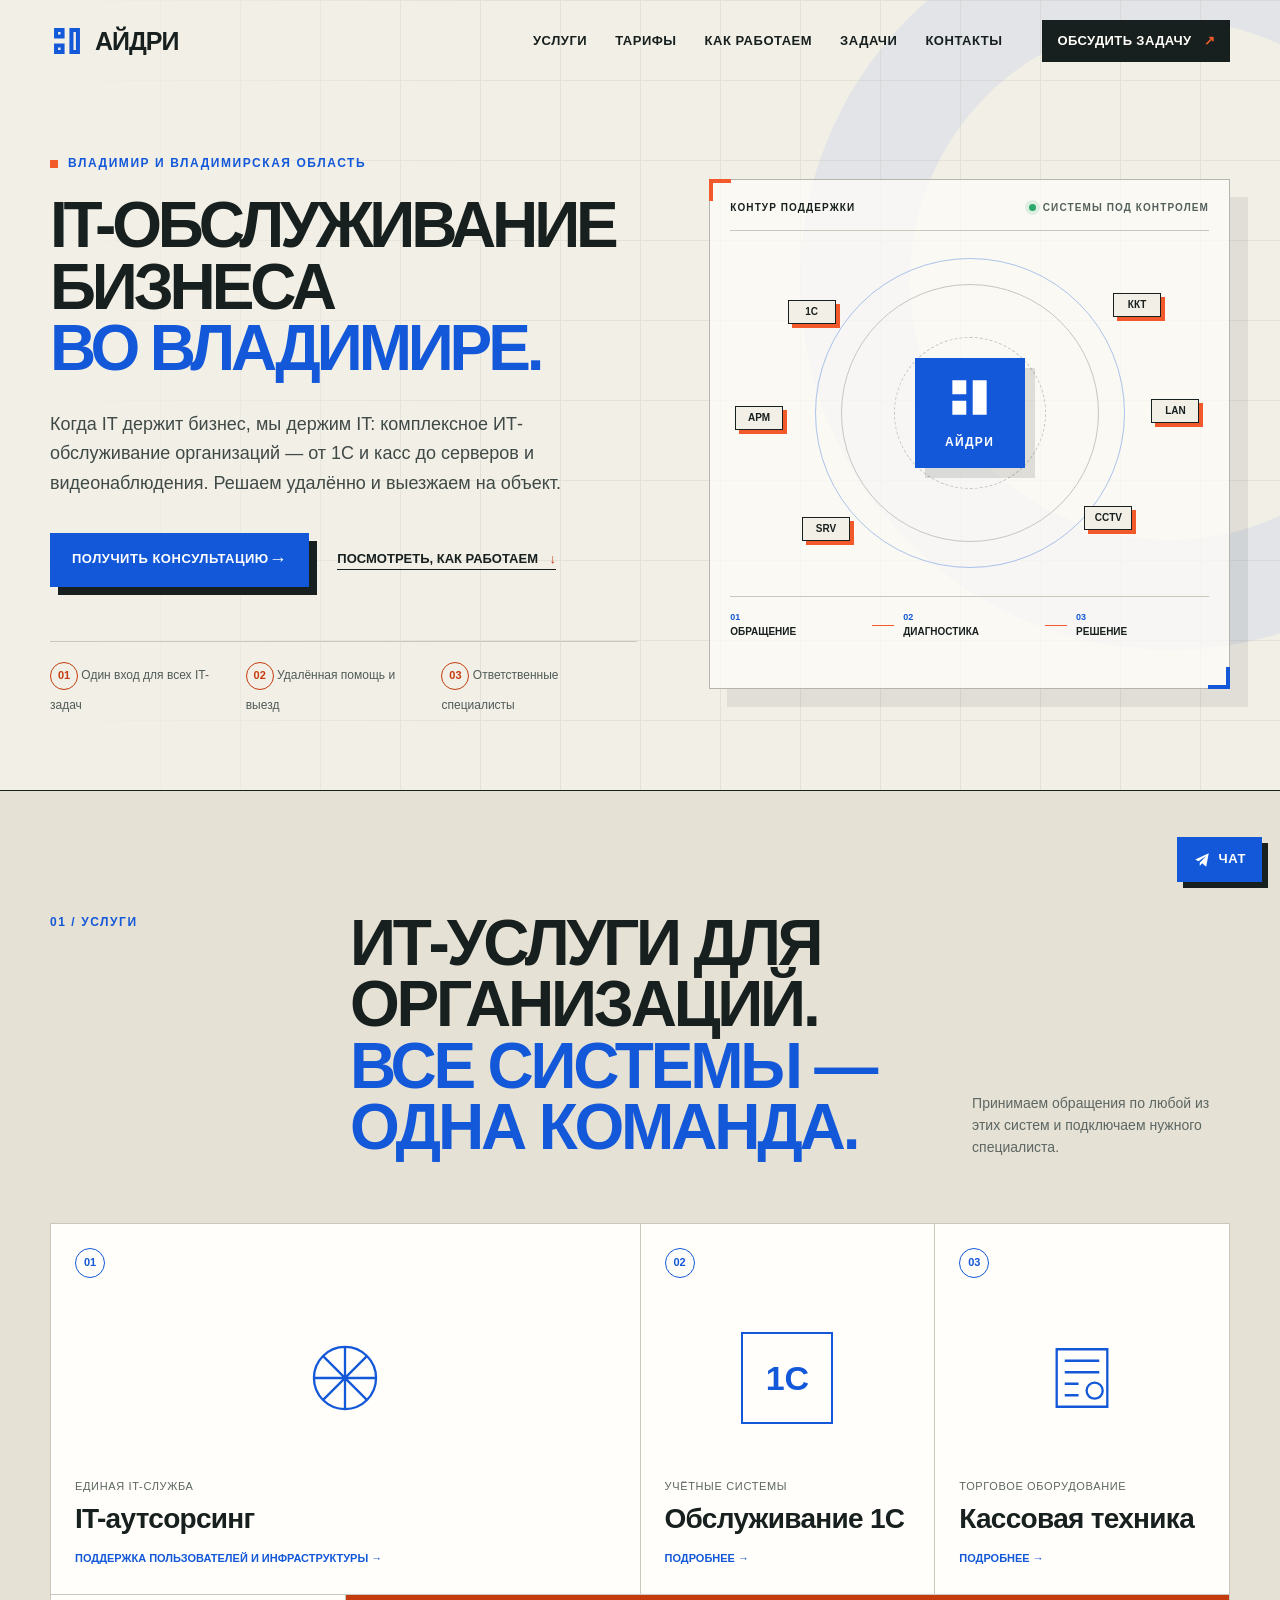
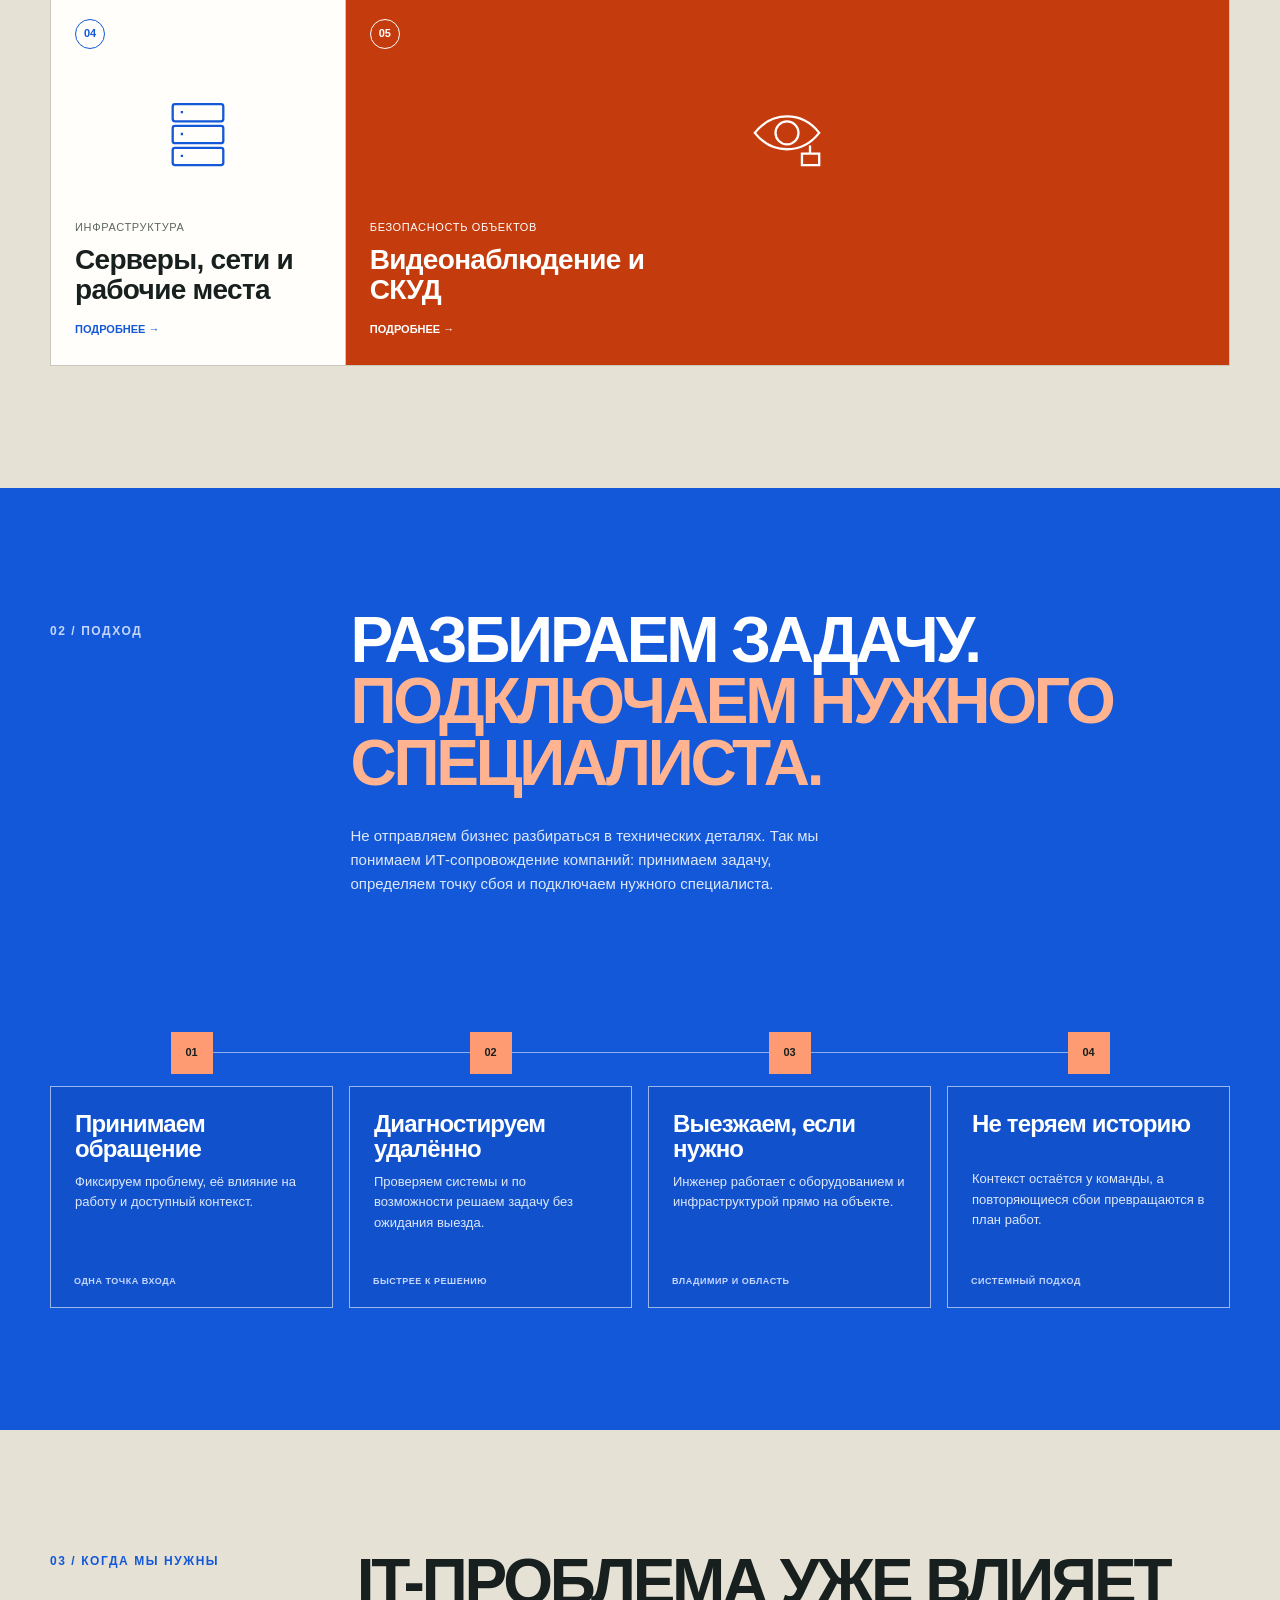
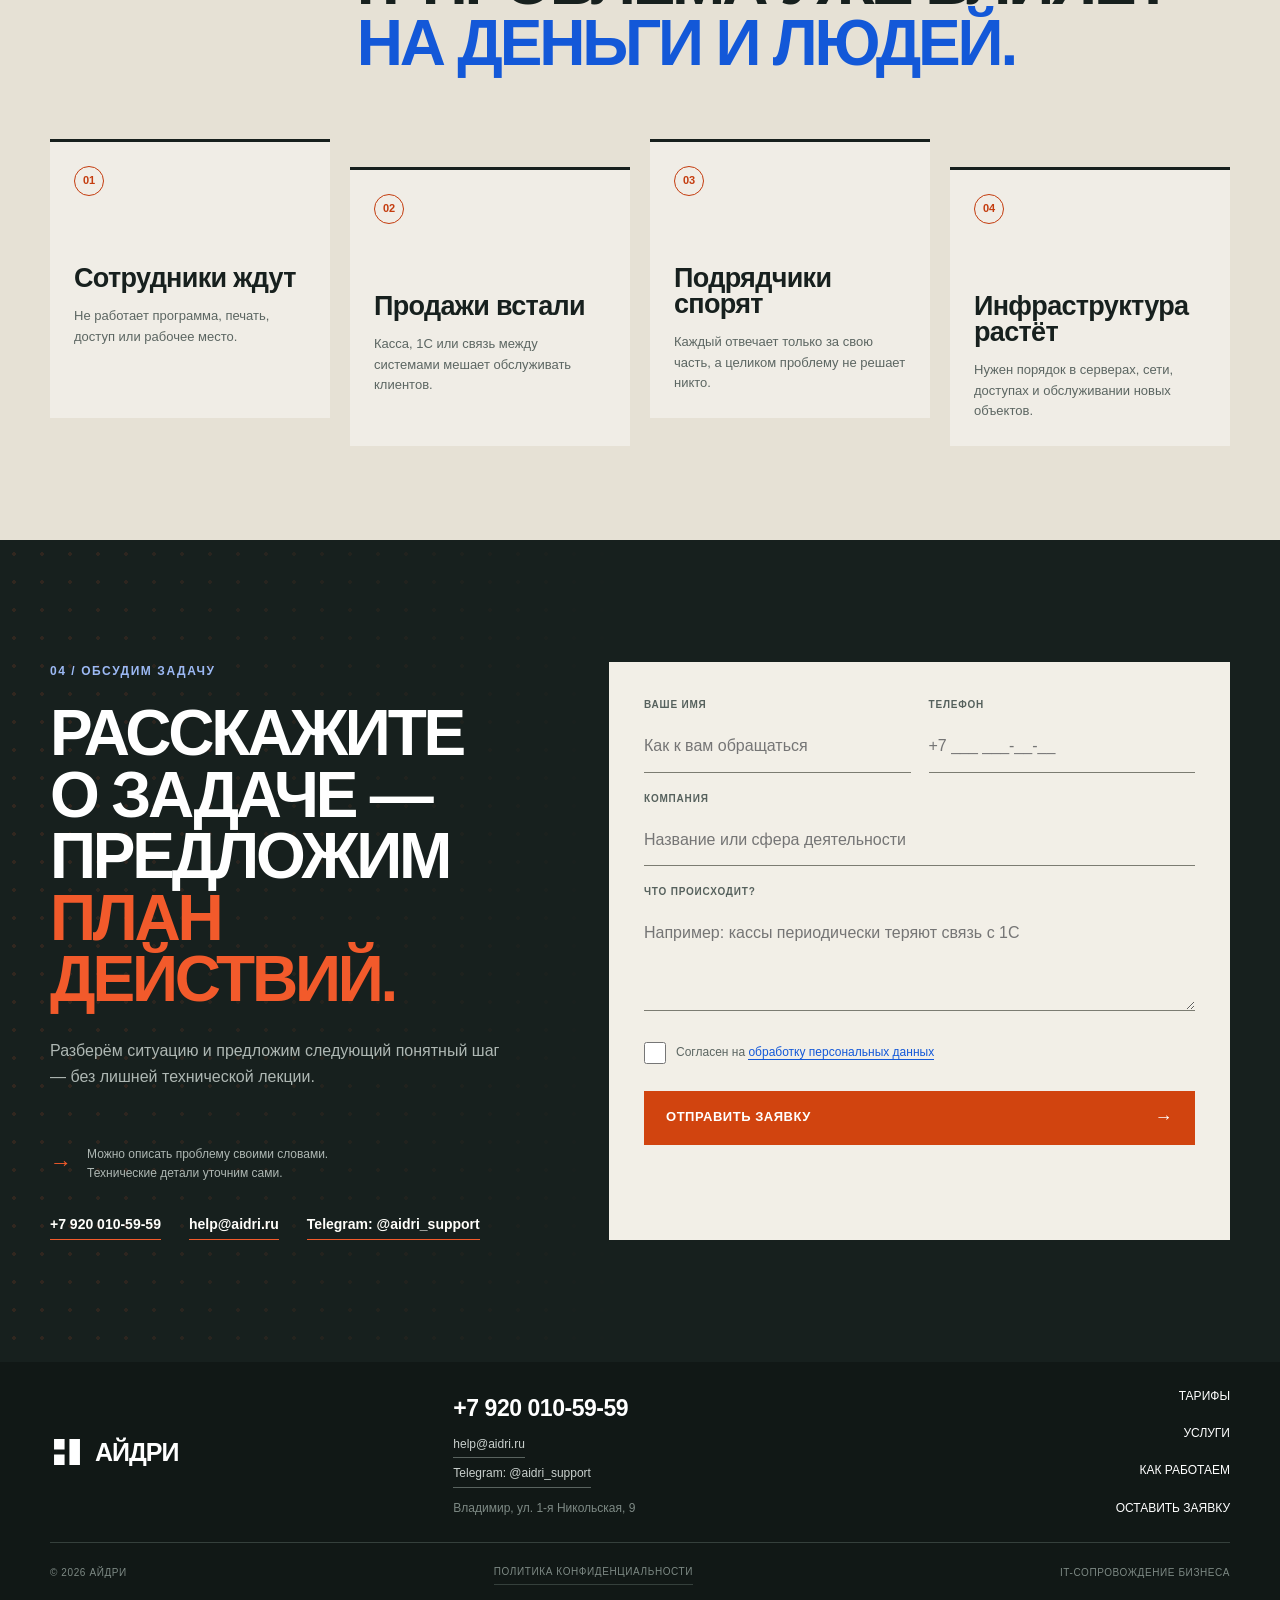
<file: index.html>
<!doctype html>
<html lang="ru" class="no-js">
  <head>
    <meta charset="UTF-8" />
    <meta name="viewport" content="width=device-width, initial-scale=1.0" />
    <meta name="robots" content="noindex, nofollow" />
    <meta
      name="description"
      content="Айдри — комплексное ИТ-обслуживание и сопровождение бизнеса во Владимире и Владимирской области. 1С, кассы, серверы, сети и системы безопасности."
    />
    <meta name="theme-color" content="#f2efe7" />
    <title>IT-обслуживание и сопровождение бизнеса во Владимире — Айдри</title>
    <link rel="canonical" href="https://aidri.ru/" />
    <link rel="icon" href="favicon.ico" sizes="32x32" />
    <link rel="icon" type="image/svg+xml" href="favicon.svg" />
    <meta property="og:type" content="website" />
    <meta property="og:url" content="https://aidri.ru/" />
    <meta property="og:title" content="IT-обслуживание и сопровождение бизнеса во Владимире — Айдри" />
    <meta property="og:description" content="Айдри — комплексное ИТ-обслуживание и сопровождение бизнеса во Владимире и Владимирской области. 1С, кассы, серверы, сети и системы безопасности." />
    <meta property="og:locale" content="ru_RU" />
    <link rel="stylesheet" href="styles.css?v=20260726-22" />
    <script type="application/ld+json">
      {
        "@context": "https://schema.org",
        "@type": "Organization",
        "name": "Айдри",
        "url": "https://aidri.ru/",
        "telephone": "+79200105959",
        "description": "Комплексное ИТ-обслуживание и сопровождение бизнеса: 1С, кассовая техника, серверы, сети, рабочие места, видеонаблюдение и СКУД.",
        "areaServed": "Владимир и Владимирская область",
        "email": "help@aidri.ru",
        "address": {
          "@type": "PostalAddress",
          "streetAddress": "ул. 1-я Никольская, 9",
          "addressLocality": "Владимир",
          "addressRegion": "Владимирская область",
          "addressCountry": "RU"
        },
        "sameAs": ["https://t.me/aidri_support"]
      }
    </script>
  </head>
  <body>
    <a class="skip-link" href="#main">Перейти к содержанию</a>

    <header class="site-header" data-header>
      <div class="shell header-inner">
        <a class="brand" href="#top" aria-label="Айдри — на главную">
          <svg class="brand-mark" viewBox="0 0 42 42" aria-hidden="true">
            <path d="M5 5h13v13H5zM24 5h13v32H24zM5 24h13v13H5z" />
            <path class="brand-mark-accent" d="M10 10h3v3h-3zM29 10h3v22h-3zM10 29h3v3h-3z" />
          </svg>
          <span>Айдри</span>
        </a>

        <button
          class="menu-toggle"
          type="button"
          aria-expanded="false"
          aria-controls="site-nav"
          data-menu-toggle
        >
          <span>Меню</span>
          <span class="menu-toggle-lines" aria-hidden="true"></span>
        </button>

        <nav class="site-nav" id="site-nav" aria-label="Основная навигация" data-menu>
          <a href="uslugi/">Услуги</a>
          <a href="kommercheskoe-predlozhenie/">Тарифы</a>
          <a href="#approach">Как работаем</a>
          <a href="#situations">Задачи</a>
          <a href="#contact">Контакты</a>
        </nav>

        <a class="header-cta" href="#contact">Обсудить задачу <span aria-hidden="true">↗</span></a>
      </div>
    </header>

    <main id="main">
      <section class="hero" id="top">
        <div class="hero-grid" aria-hidden="true"></div>
        <div class="shell hero-layout">
          <div class="hero-copy">
            <p class="eyebrow"><span></span> Владимир и Владимирская область</p>
            <h1><span class="keep-line">IT-обслуживание</span> бизнеса <em><span class="keep-line">во Владимире.</span></em></h1>
            <p class="hero-lead">
              Когда IT держит бизнес, мы держим IT: комплексное ИТ-обслуживание организаций —
              от 1С и касс до серверов и видеонаблюдения. Решаем удалённо и выезжаем на объект.
            </p>
            <div class="hero-actions">
              <a class="button button-primary" href="#contact">Получить консультацию <span aria-hidden="true">→</span></a>
              <a class="text-link" href="#approach">Посмотреть, как работаем <span aria-hidden="true">↓</span></a>
            </div>
            <ul class="hero-facts" aria-label="Принципы работы">
              <li><strong>01</strong> Один вход для всех IT-задач</li>
              <li><strong>02</strong> Удалённая помощь и выезд</li>
              <li><strong>03</strong> Ответственные специалисты</li>
            </ul>
          </div>

          <div class="operations-card" role="group" aria-label="Контур IT-поддержки">
            <div class="operations-topline">
              <span>Контур поддержки</span>
              <span class="live-label"><i></i> Системы под контролем</span>
            </div>
            <div class="operations-core">
              <div class="pulse pulse-one"></div>
              <div class="pulse pulse-two"></div>
              <div class="core-logo">
                <svg viewBox="0 0 42 42" aria-hidden="true">
                  <path d="M5 5h13v13H5zM24 5h13v32H24zM5 24h13v13H5z" />
                </svg>
                <span>АЙДРИ</span>
              </div>
              <span class="node node-one">1С</span>
              <span class="node node-two">ККТ</span>
              <span class="node node-three">LAN</span>
              <span class="node node-four">CCTV</span>
              <span class="node node-five">SRV</span>
              <span class="node node-six">АРМ</span>
            </div>
            <div class="support-route">
              <div><span>01</span><strong>Обращение</strong></div>
              <i></i>
              <div><span>02</span><strong>Диагностика</strong></div>
              <i></i>
              <div><span>03</span><strong>Решение</strong></div>
            </div>
          </div>
        </div>
      </section>

      <section class="section services" id="services">
        <div class="shell">
          <div class="section-heading">
            <p class="section-index">01 / Услуги</p>
            <h2><span class="keep-line">ИТ-услуги</span> для организаций.<br /><span>Все системы — одна команда.</span></h2>
            <p>
              Принимаем обращения по любой из этих систем и подключаем нужного специалиста.
            </p>
          </div>

          <div class="service-grid">
            <a class="service-card service-card-wide" href="uslugi/it-autsorsing/">
              <span class="service-number">01</span>
              <div class="service-symbol" aria-hidden="true">
                <svg viewBox="0 0 80 80"><circle cx="40" cy="40" r="27"/><path d="M40 13v54M13 40h54M21 21l38 38M59 21 21 59"/></svg>
              </div>
              <div>
                <p>Единая IT-служба</p>
                <h3>IT-аутсорсинг</h3>
                <span>Поддержка пользователей и инфраструктуры <span aria-hidden="true">→</span></span>
              </div>
            </a>
            <a class="service-card" href="uslugi/obsluzhivanie-1s/">
              <span class="service-number">02</span>
              <div class="service-symbol service-symbol-square" aria-hidden="true">1С</div>
              <div><p>Учётные системы</p><h3>Обслуживание 1С</h3><span>Подробнее <span aria-hidden="true">→</span></span></div>
            </a>
            <a class="service-card" href="uslugi/kassovaya-tehnika/">
              <span class="service-number">03</span>
              <div class="service-symbol" aria-hidden="true">
                <svg viewBox="0 0 80 80"><path d="M18 15h44v50H18zM25 25h30M25 35h30M25 45h12M25 55h12"/><circle cx="51" cy="51" r="7"/></svg>
              </div>
              <div><p>Торговое оборудование</p><h3>Кассовая техника</h3><span>Подробнее <span aria-hidden="true">→</span></span></div>
            </a>
            <a class="service-card" href="uslugi/it-infrastruktura/">
              <span class="service-number">04</span>
              <div class="service-symbol" aria-hidden="true">
                <svg viewBox="0 0 80 80"><rect x="18" y="14" width="44" height="15" rx="2"/><rect x="18" y="33" width="44" height="15" rx="2"/><rect x="18" y="52" width="44" height="15" rx="2"/><path d="M25 21h2M25 40h2M25 59h2"/></svg>
              </div>
              <div><p>Инфраструктура</p><h3>Серверы, сети и рабочие места</h3><span>Подробнее <span aria-hidden="true">→</span></span></div>
            </a>
            <a class="service-card service-card-orange" href="uslugi/sistemy-bezopasnosti/">
              <span class="service-number">05</span>
              <div class="service-symbol" aria-hidden="true">
                <svg viewBox="0 0 80 80"><path d="M12 39c15-19 41-19 56 0-15 19-41 19-56 0Z"/><circle cx="40" cy="39" r="10"/><path d="M53 57h15v10H53zM60 57v-7"/></svg>
              </div>
              <div><p>Безопасность объектов</p><h3>Видеонаблюдение и СКУД</h3><span>Подробнее <span aria-hidden="true">→</span></span></div>
            </a>
          </div>
        </div>
      </section>

      <section class="section approach" id="approach">
        <div class="shell approach-layout">
          <div class="approach-intro">
            <p class="section-index">02 / Подход</p>
            <h2>Разбираем задачу.<br /><span>Подключаем нужного специалиста.</span></h2>
            <p>
              Не отправляем бизнес разбираться в технических деталях. Так мы понимаем
              ИТ-сопровождение компаний: принимаем задачу, определяем точку сбоя
              и подключаем нужного специалиста.
            </p>
          </div>
          <ol class="process-list">
            <li>
              <span class="process-num">01</span>
              <div><h3>Принимаем обращение</h3><p>Фиксируем проблему, её влияние на работу и доступный контекст.</p></div>
              <span class="process-tag">одна точка входа</span>
            </li>
            <li>
              <span class="process-num">02</span>
              <div><h3>Диагностируем удалённо</h3><p>Проверяем системы и по возможности решаем задачу без ожидания выезда.</p></div>
              <span class="process-tag">быстрее к решению</span>
            </li>
            <li>
              <span class="process-num">03</span>
              <div><h3>Выезжаем, если нужно</h3><p>Инженер работает с оборудованием и инфраструктурой прямо на объекте.</p></div>
              <span class="process-tag">Владимир и область</span>
            </li>
            <li>
              <span class="process-num">04</span>
              <div><h3>Не теряем историю</h3><p>Контекст остаётся у команды, а повторяющиеся сбои превращаются в план работ.</p></div>
              <span class="process-tag">системный подход</span>
            </li>
          </ol>
        </div>
      </section>

      <section class="section situations" id="situations">
        <div class="shell">
          <div class="section-heading compact-heading">
            <p class="section-index">03 / Когда мы нужны</p>
            <h2>IT-проблема уже влияет<br /><span>на деньги и людей.</span></h2>
          </div>
          <div class="situation-grid">
            <article><span>01</span><h3>Сотрудники ждут</h3><p>Не работает программа, печать, доступ или рабочее место.</p></article>
            <article><span>02</span><h3>Продажи встали</h3><p>Касса, 1С или связь между системами мешает обслуживать клиентов.</p></article>
            <article><span>03</span><h3>Подрядчики спорят</h3><p>Каждый отвечает только за свою часть, а целиком проблему не решает никто.</p></article>
            <article><span>04</span><h3>Инфраструктура растёт</h3><p>Нужен порядок в серверах, сети, доступах и обслуживании новых объектов.</p></article>
          </div>
        </div>
      </section>

      <section class="contact" id="contact">
        <div class="contact-pattern" aria-hidden="true"></div>
        <div class="shell contact-layout">
          <div class="contact-copy">
            <p class="section-index">04 / Обсудим задачу</p>
            <h2>Расскажите о задаче — предложим <em>план действий.</em></h2>
            <p>Разберём ситуацию и предложим следующий понятный шаг — без лишней технической лекции.</p>
            <div class="contact-note"><span>→</span><p>Можно описать проблему своими словами.<br />Технические детали уточним сами.</p></div>
            <div class="contact-channels">
              <a href="tel:+79200105959">+7 920 010-59-59</a>
              <a href="mailto:help@aidri.ru">help@aidri.ru</a>
              <a href="https://t.me/aidri_support" rel="noopener">Telegram: @aidri_support</a>
            </div>
          </div>
          <form class="lead-form" method="post" action="/api/lead.php" data-lead-form>
            <input class="hp-field" type="text" name="website" tabindex="-1" autocomplete="off" aria-hidden="true" />
            <input type="hidden" name="service" value="Общая заявка" />
            <div class="field-row">
              <label><span>Ваше имя</span><input type="text" name="name" autocomplete="name" placeholder="Как к вам обращаться" required /></label>
              <label><span>Телефон</span><input type="tel" name="phone" autocomplete="tel" inputmode="tel" pattern="[+0-9()\s\-]{10,18}" title="Телефон: 10–18 символов — цифры, +, скобки, пробелы и дефисы" placeholder="+7 ___ ___-__-__" required /></label>
            </div>
            <label><span>Компания</span><input type="text" name="company" autocomplete="organization" placeholder="Название или сфера деятельности" /></label>
            <label><span>Что происходит?</span><textarea name="message" rows="3" placeholder="Например: кассы периодически теряют связь с 1С"></textarea></label>
            <label class="consent"><input type="checkbox" name="consent" value="yes" required /><span>Согласен на <a class="text-inline" href="politika-konfidencialnosti/" target="_blank" rel="noopener">обработку персональных данных</a></span></label>
            <button class="button button-submit" type="submit">Отправить заявку <span aria-hidden="true">→</span></button>
            <p class="form-status" role="status" data-form-status></p>
          </form>
        </div>
      </section>
    </main>

    <footer class="site-footer">
      <div class="shell footer-top">
        <a class="brand brand-footer" href="#top">
          <svg class="brand-mark" viewBox="0 0 42 42" aria-hidden="true"><path d="M5 5h13v13H5zM24 5h13v32H24zM5 24h13v13H5z"/></svg>
          <span>Айдри</span>
        </a>
        <div class="footer-contacts"><a class="footer-phone" href="tel:+79200105959">+7 920 010-59-59</a><a href="mailto:help@aidri.ru">help@aidri.ru</a><a href="https://t.me/aidri_support" rel="noopener">Telegram: @aidri_support</a><p>Владимир, ул. 1-я Никольская, 9</p></div>
        <nav aria-label="Навигация в подвале"><a href="kommercheskoe-predlozhenie/">Тарифы</a><a href="uslugi/">Услуги</a><a href="#approach">Как работаем</a><a href="#contact">Оставить заявку</a></nav>
      </div>
      <div class="shell footer-bottom">
        <span>© <span data-year></span> Айдри</span>
        <a href="politika-konfidencialnosti/">Политика конфиденциальности</a>
        <span>IT-сопровождение бизнеса</span>
      </div>
    </footer>

    <script src="script.js?v=20260726-22" defer></script>
  </body>
</html>
</file>
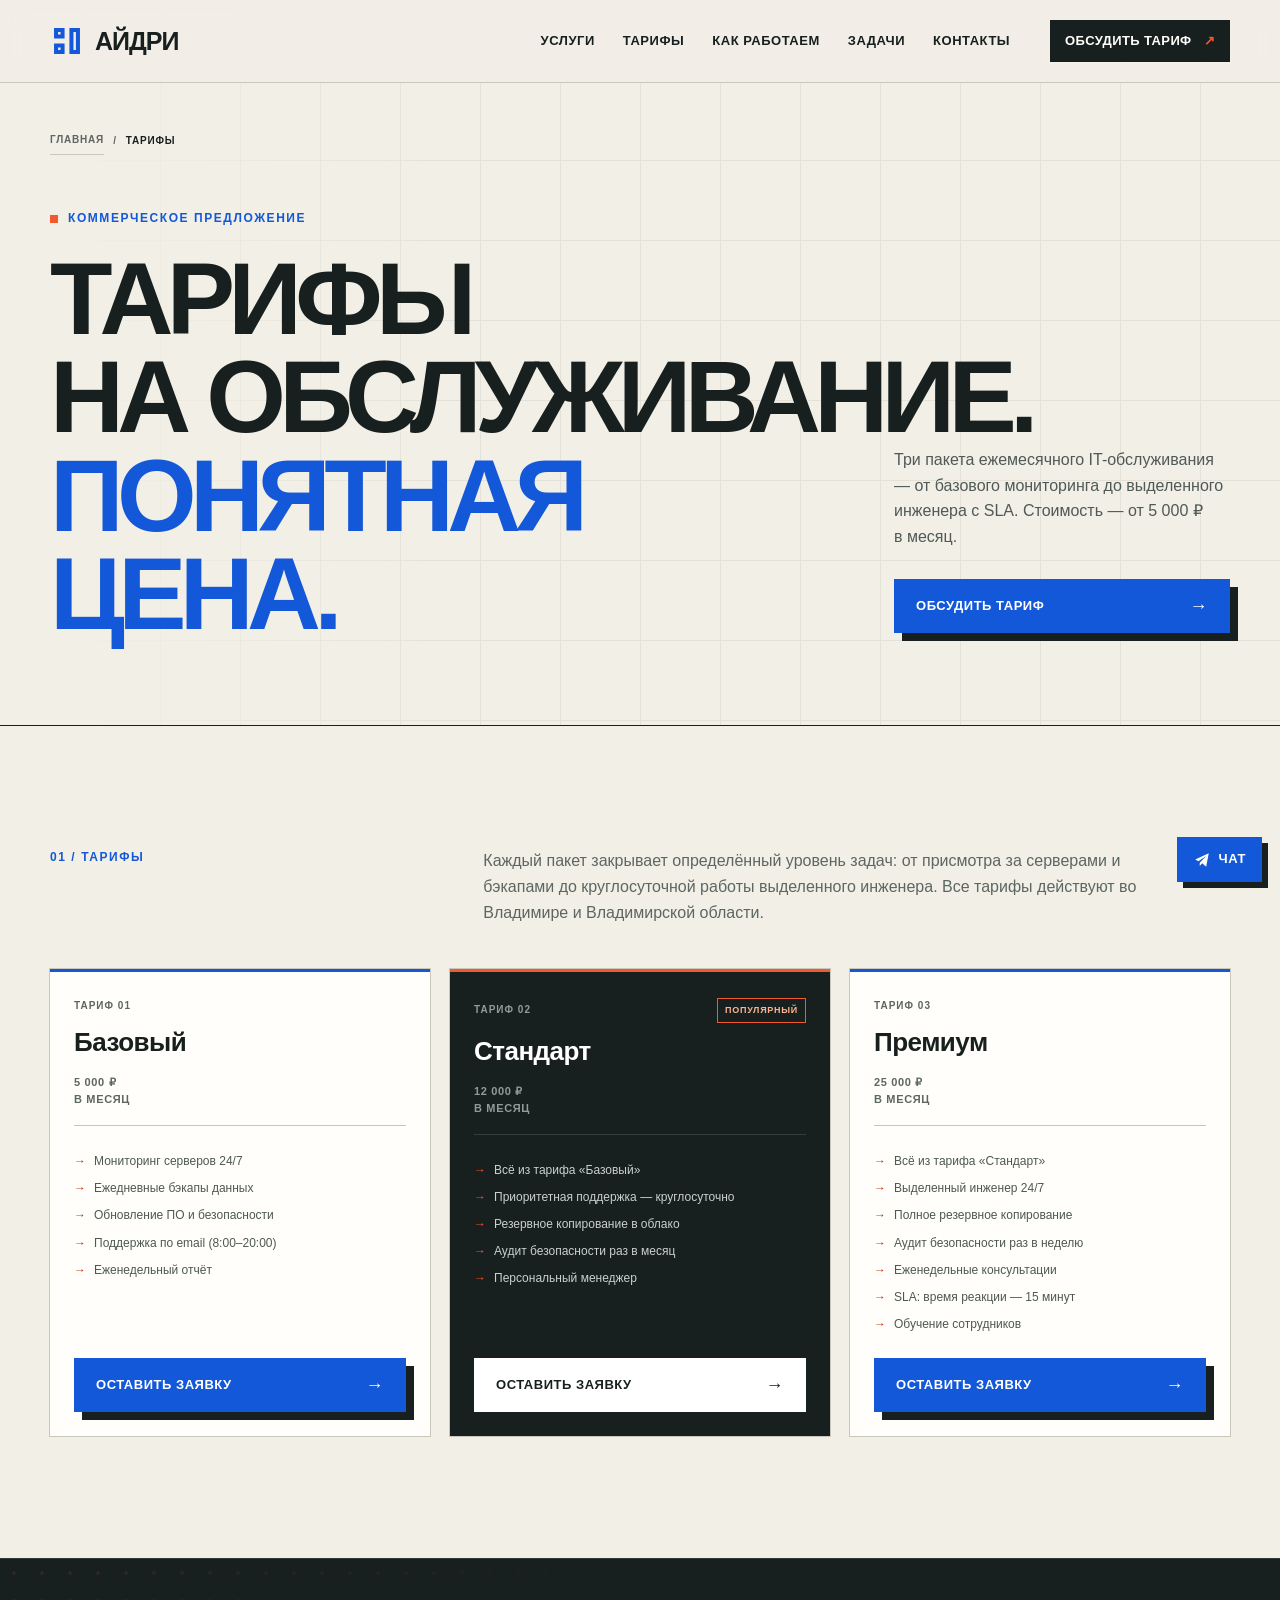
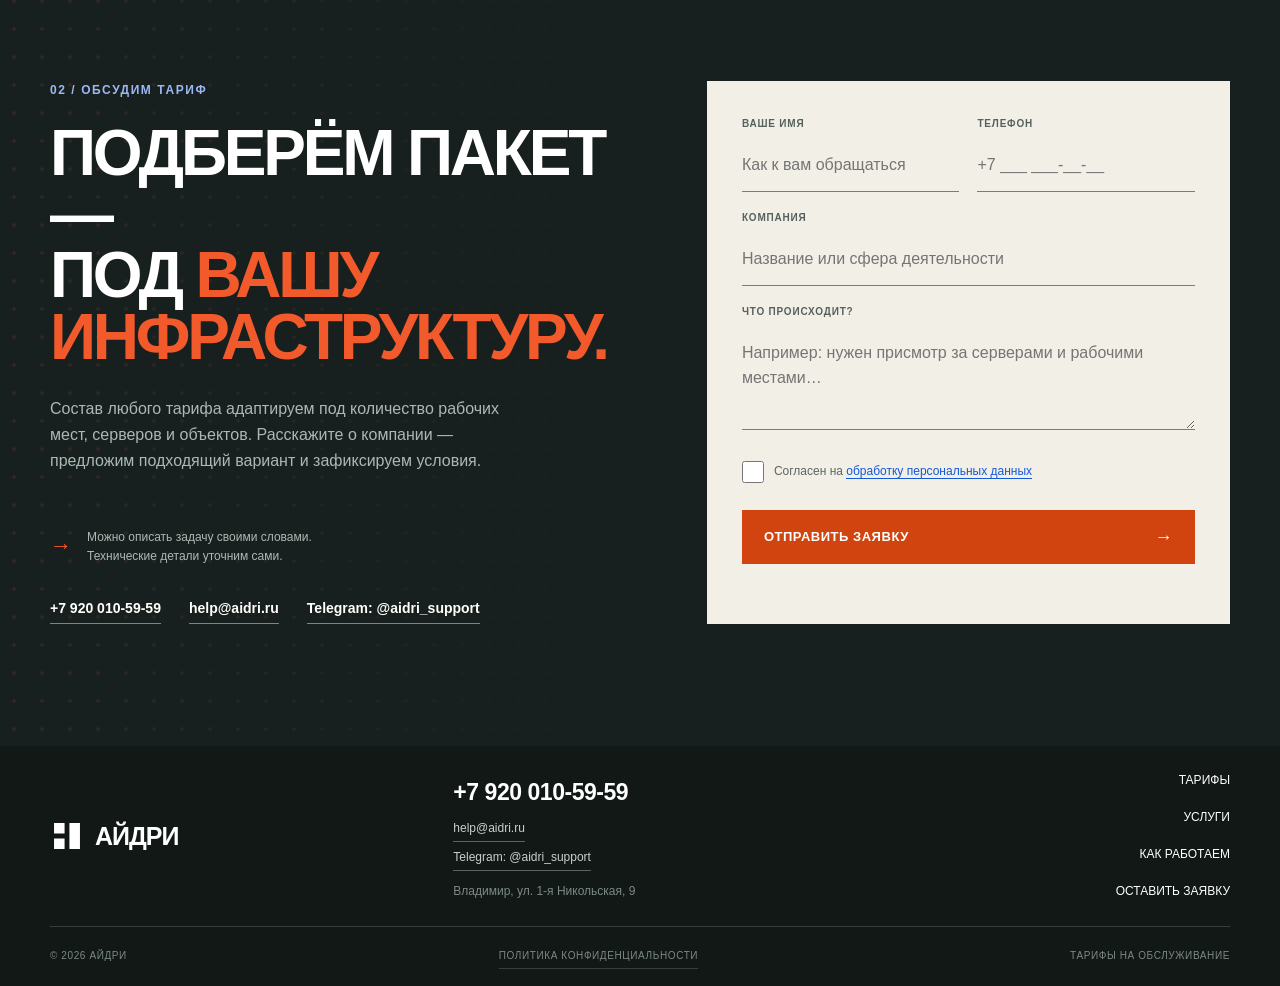
<file: kommercheskoe-predlozhenie/index.html>
<!doctype html>
<html lang="ru" class="no-js">
  <head>
    <meta charset="UTF-8" />
    <meta name="viewport" content="width=device-width, initial-scale=1.0" />
    <meta name="robots" content="noindex, nofollow" />
    <meta name="description" content="Тарифы Айдри на абонентское IT-обслуживание во Владимире: три пакета от 5 000 ₽ в месяц — мониторинг серверов, бэкапы, поддержка и выделенный инженер." />
    <meta name="theme-color" content="#f2efe7" />
    <title>Тарифы на IT-обслуживание во Владимире — Айдри</title>
    <link rel="canonical" href="https://aidri.ru/kommercheskoe-predlozhenie/" />
    <link rel="icon" href="../favicon.ico" sizes="32x32" />
    <link rel="icon" type="image/svg+xml" href="../favicon.svg" />
    <meta property="og:type" content="website" />
    <meta property="og:url" content="https://aidri.ru/kommercheskoe-predlozhenie/" />
    <meta property="og:title" content="Тарифы на IT-обслуживание во Владимире — Айдри" />
    <meta property="og:description" content="Тарифы Айдри на абонентское IT-обслуживание во Владимире: три пакета от 5 000 ₽ в месяц — мониторинг серверов, бэкапы, поддержка и выделенный инженер." />
    <meta property="og:locale" content="ru_RU" />
    <link rel="stylesheet" href="../styles.css?v=20260726-22" />
    <script type="application/ld+json">
    {
      "@context": "https://schema.org",
      "@type": "BreadcrumbList",
      "itemListElement": [
        { "@type": "ListItem", "position": 1, "name": "Главная", "item": "https://aidri.ru/" },
        { "@type": "ListItem", "position": 2, "name": "Тарифы", "item": "https://aidri.ru/kommercheskoe-predlozhenie/" }
      ]
    }
    </script>
    <script type="application/ld+json">
    {
      "@context": "https://schema.org",
      "@type": "Service",
      "name": "Абонентское IT-обслуживание",
      "description": "Абонентское IT-обслуживание бизнеса во Владимире и Владимирской области: мониторинг серверов, резервное копирование, обновления, поддержка пользователей и аудит безопасности.",
      "url": "https://aidri.ru/kommercheskoe-predlozhenie/",
      "areaServed": "Владимир и Владимирская область",
      "provider": {"@type": "Organization", "name": "Айдри", "url": "https://aidri.ru/"},
      "offers": {"@type": "AggregateOffer", "lowPrice": "5000", "highPrice": "25000", "priceCurrency": "RUB", "offerCount": "3"}
    }
    </script>
  </head>
  <body>
    <a class="skip-link" href="#main">Перейти к содержанию</a>
    <header class="site-header is-scrolled" data-header="solid">
      <div class="shell header-inner">
        <a class="brand" href="../" aria-label="Айдри — на главную">
          <svg class="brand-mark" viewBox="0 0 42 42" aria-hidden="true"><path d="M5 5h13v13H5zM24 5h13v32H24zM5 24h13v13H5z"/><path class="brand-mark-accent" d="M10 10h3v3h-3zM29 10h3v22h-3zM10 29h3v3h-3z"/></svg>
          <span>Айдри</span>
        </a>
        <button class="menu-toggle" type="button" aria-expanded="false" aria-controls="site-nav" data-menu-toggle><span>Меню</span><span class="menu-toggle-lines" aria-hidden="true"></span></button>
        <nav class="site-nav" id="site-nav" aria-label="Основная навигация" data-menu>
          <a href="../uslugi/">Услуги</a>
          <a href="./" aria-current="page">Тарифы</a>
          <a href="../#approach">Как работаем</a>
          <a href="../#situations">Задачи</a>
          <a href="../#contact">Контакты</a>
        </nav>
        <a class="header-cta" href="#request">Обсудить тариф <span aria-hidden="true">↗</span></a>
      </div>
    </header>

    <main id="main">
      <section class="subpage-hero directory-hero">
        <div class="hero-grid" aria-hidden="true"></div>
        <div class="shell">
          <nav class="breadcrumbs" aria-label="Хлебные крошки"><a href="../">Главная</a><span aria-hidden="true">/</span><span aria-current="page">Тарифы</span></nav>
          <div class="subpage-title-grid">
            <div>
              <p class="eyebrow"><span></span> Коммерческое предложение</p>
              <h1 class="tariff-page-title">Тарифы <span class="keep-line">на обслуживание.</span><br /><em>Понятная цена.</em></h1>
            </div>
            <div class="subpage-lead">
              <p>Три пакета ежемесячного IT-обслуживания — от базового мониторинга до выделенного инженера с SLA. Стоимость — от 5&nbsp;000&nbsp;₽ в&nbsp;месяц.</p>
              <a class="button button-primary" href="#request">Обсудить тариф <span aria-hidden="true">→</span></a>
            </div>
          </div>
        </div>
      </section>

      <section class="section scope-section">
        <div class="shell">
          <div class="directory-intro">
            <p class="section-index">01 / Тарифы</p>
            <p>Каждый пакет закрывает определённый уровень задач: от присмотра за серверами и бэкапами до круглосуточной работы выделенного инженера. Все тарифы действуют во Владимире и Владимирской области.</p>
          </div>
          <div class="tariff-grid">
            <article class="tariff-card">
              <div class="tariff-head"><span>Тариф 01</span></div>
              <h3>Базовый</h3>
              <p class="tariff-price"><span class="keep-line">5 000 ₽</span><span>в месяц</span></p>
              <ul>
                <li>Мониторинг серверов 24/7</li>
                <li>Ежедневные бэкапы данных</li>
                <li>Обновление ПО и безопасности</li>
                <li>Поддержка по email (8:00–20:00)</li>
                <li>Еженедельный отчёт</li>
              </ul>
              <a class="button button-primary" href="#request">Оставить заявку <span aria-hidden="true">→</span></a>
            </article>
            <article class="tariff-card tariff-featured">
              <div class="tariff-head"><span>Тариф 02</span><span class="tariff-badge">Популярный</span></div>
              <h3>Стандарт</h3>
              <p class="tariff-price"><span class="keep-line">12 000 ₽</span><span>в месяц</span></p>
              <ul>
                <li>Всё из тарифа «Базовый»</li>
                <li>Приоритетная поддержка — круглосуточно</li>
                <li>Резервное копирование в облако</li>
                <li>Аудит безопасности раз в месяц</li>
                <li>Персональный менеджер</li>
              </ul>
              <a class="button button-light" href="#request">Оставить заявку <span aria-hidden="true">→</span></a>
            </article>
            <article class="tariff-card">
              <div class="tariff-head"><span>Тариф 03</span></div>
              <h3>Премиум</h3>
              <p class="tariff-price"><span class="keep-line">25 000 ₽</span><span>в месяц</span></p>
              <ul>
                <li>Всё из тарифа «Стандарт»</li>
                <li>Выделенный инженер 24/7</li>
                <li>Полное резервное копирование</li>
                <li>Аудит безопасности раз в неделю</li>
                <li>Еженедельные консультации</li>
                <li>SLA: время реакции — 15 минут</li>
                <li>Обучение сотрудников</li>
              </ul>
              <a class="button button-primary" href="#request">Оставить заявку <span aria-hidden="true">→</span></a>
            </article>
          </div>
        </div>
      </section>

      <section class="contact service-request" id="request">
        <div class="contact-pattern" aria-hidden="true"></div>
        <div class="shell contact-layout">
          <div class="contact-copy">
            <p class="section-index">02 / Обсудим тариф</p>
            <h2>Подберём пакет —<br />под <em>вашу инфраструктуру.</em></h2>
            <p>Состав любого тарифа адаптируем под количество рабочих мест, серверов и объектов. Расскажите о компании — предложим подходящий вариант и зафиксируем условия.</p>
            <div class="contact-note"><span>→</span><p>Можно описать задачу своими словами.<br />Технические детали уточним сами.</p></div>
            <div class="contact-channels">
              <a href="tel:+79200105959">+7 920 010-59-59</a>
              <a href="mailto:help@aidri.ru">help@aidri.ru</a>
              <a href="https://t.me/aidri_support" rel="noopener">Telegram: @aidri_support</a>
            </div>
          </div>
          <form class="lead-form" method="post" action="/api/lead.php" data-lead-form>
            <input class="hp-field" type="text" name="website" tabindex="-1" autocomplete="off" aria-hidden="true" />
            <input type="hidden" name="service" value="Тарифы (КП)" />
            <div class="field-row">
              <label><span>Ваше имя</span><input type="text" name="name" autocomplete="name" placeholder="Как к вам обращаться" required /></label>
              <label><span>Телефон</span><input type="tel" name="phone" autocomplete="tel" inputmode="tel" pattern="[+0-9()\s\-]{10,18}" title="Телефон: 10–18 символов — цифры, +, скобки, пробелы и дефисы" placeholder="+7 ___ ___-__-__" required /></label>
            </div>
            <label><span>Компания</span><input type="text" name="company" autocomplete="organization" placeholder="Название или сфера деятельности" /></label>
            <label><span>Что происходит?</span><textarea name="message" rows="3" placeholder="Например: нужен присмотр за серверами и рабочими местами…"></textarea></label>
            <label class="consent"><input type="checkbox" name="consent" value="yes" required /><span>Согласен на <a class="text-inline" href="../politika-konfidencialnosti/" target="_blank" rel="noopener">обработку персональных данных</a></span></label>
            <button class="button button-submit" type="submit">Отправить заявку <span aria-hidden="true">→</span></button>
            <p class="form-status" role="status" data-form-status></p>
          </form>
        </div>
      </section>
    </main>

    <footer class="site-footer">
      <div class="shell footer-top">
        <a class="brand brand-footer" href="../"><svg class="brand-mark" viewBox="0 0 42 42" aria-hidden="true"><path d="M5 5h13v13H5zM24 5h13v32H24zM5 24h13v13H5z"/></svg><span>Айдри</span></a>
        <div class="footer-contacts"><a class="footer-phone" href="tel:+79200105959">+7 920 010-59-59</a><a href="mailto:help@aidri.ru">help@aidri.ru</a><a href="https://t.me/aidri_support" rel="noopener">Telegram: @aidri_support</a><p>Владимир, ул. 1-я Никольская, 9</p></div>
        <nav aria-label="Навигация в подвале"><a href="./" aria-current="page">Тарифы</a><a href="../uslugi/">Услуги</a><a href="../#approach">Как работаем</a><a href="../#contact">Оставить заявку</a></nav>
      </div>
      <div class="shell footer-bottom"><span>© <span data-year></span> Айдри</span><a href="../politika-konfidencialnosti/">Политика конфиденциальности</a><span>Тарифы на обслуживание</span></div>
    </footer>
    <script src="../script.js?v=20260726-22" defer></script>
  </body>
</html>
</file>
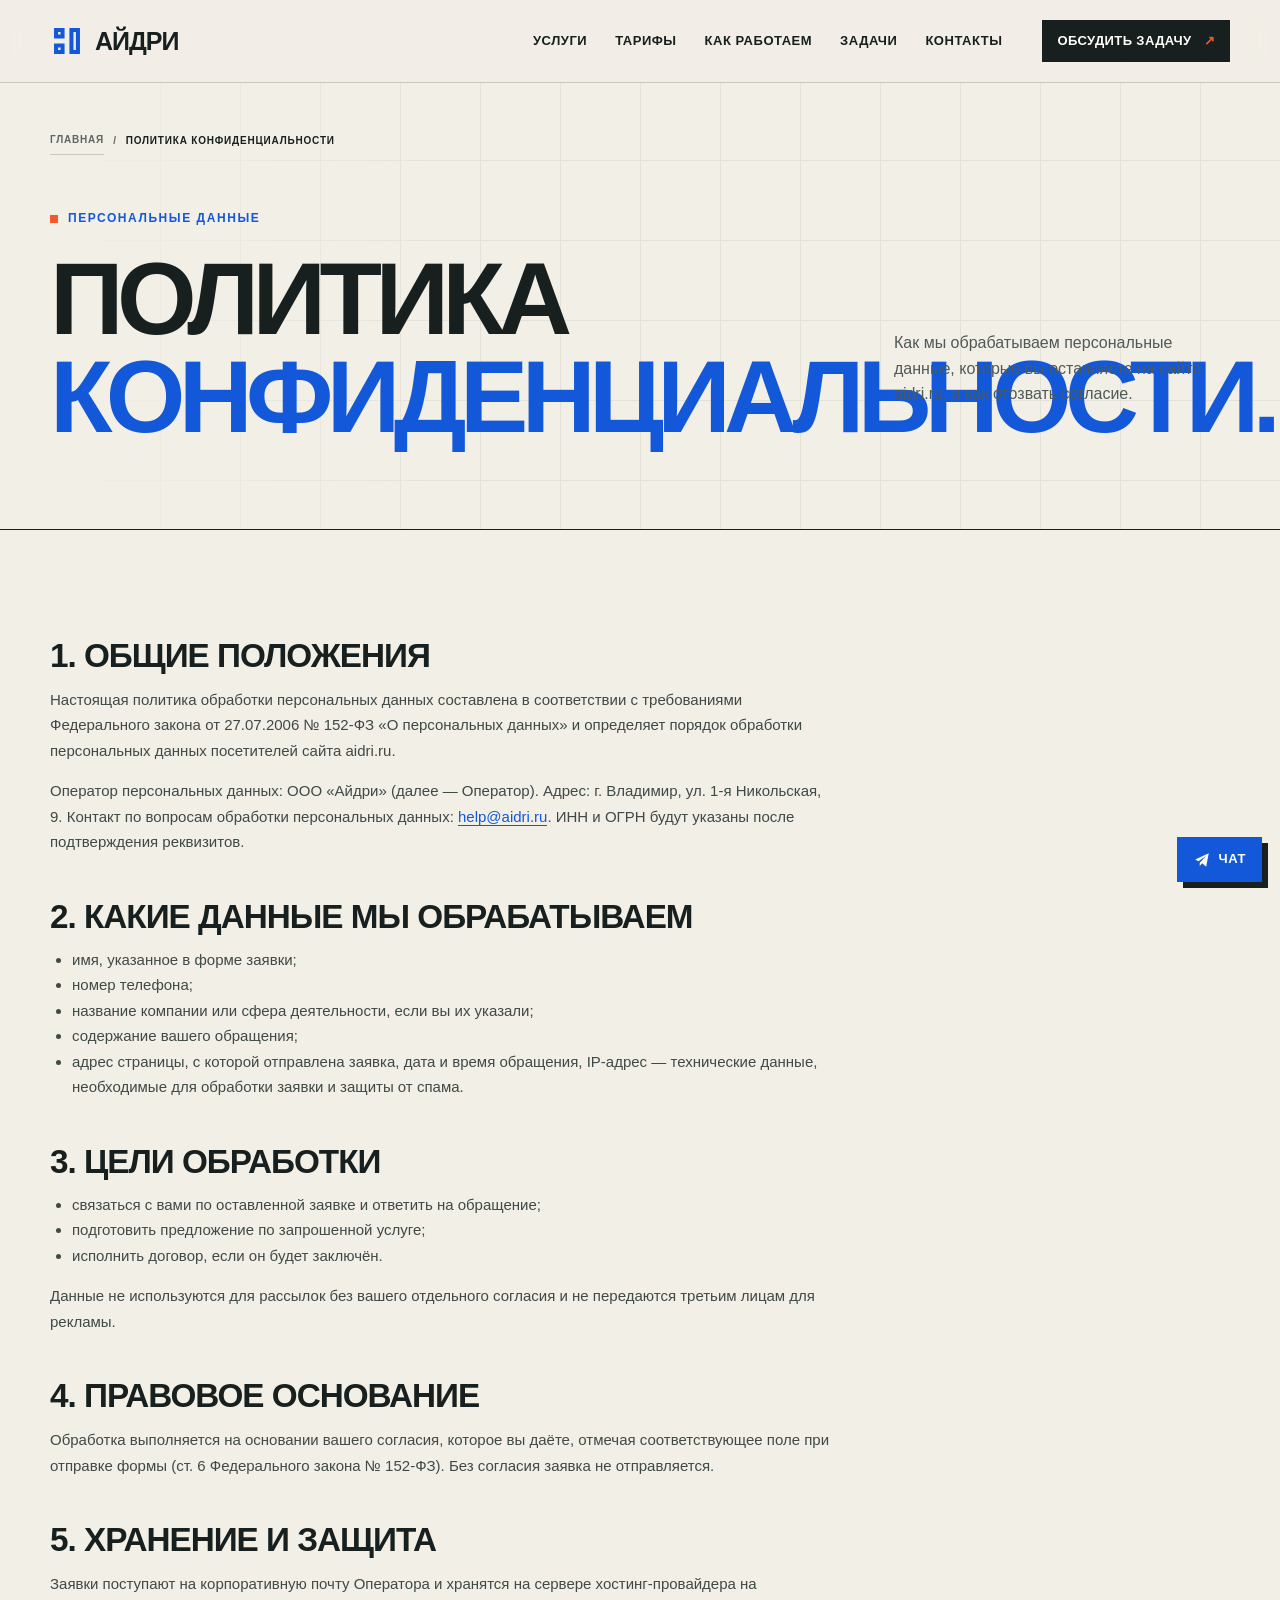
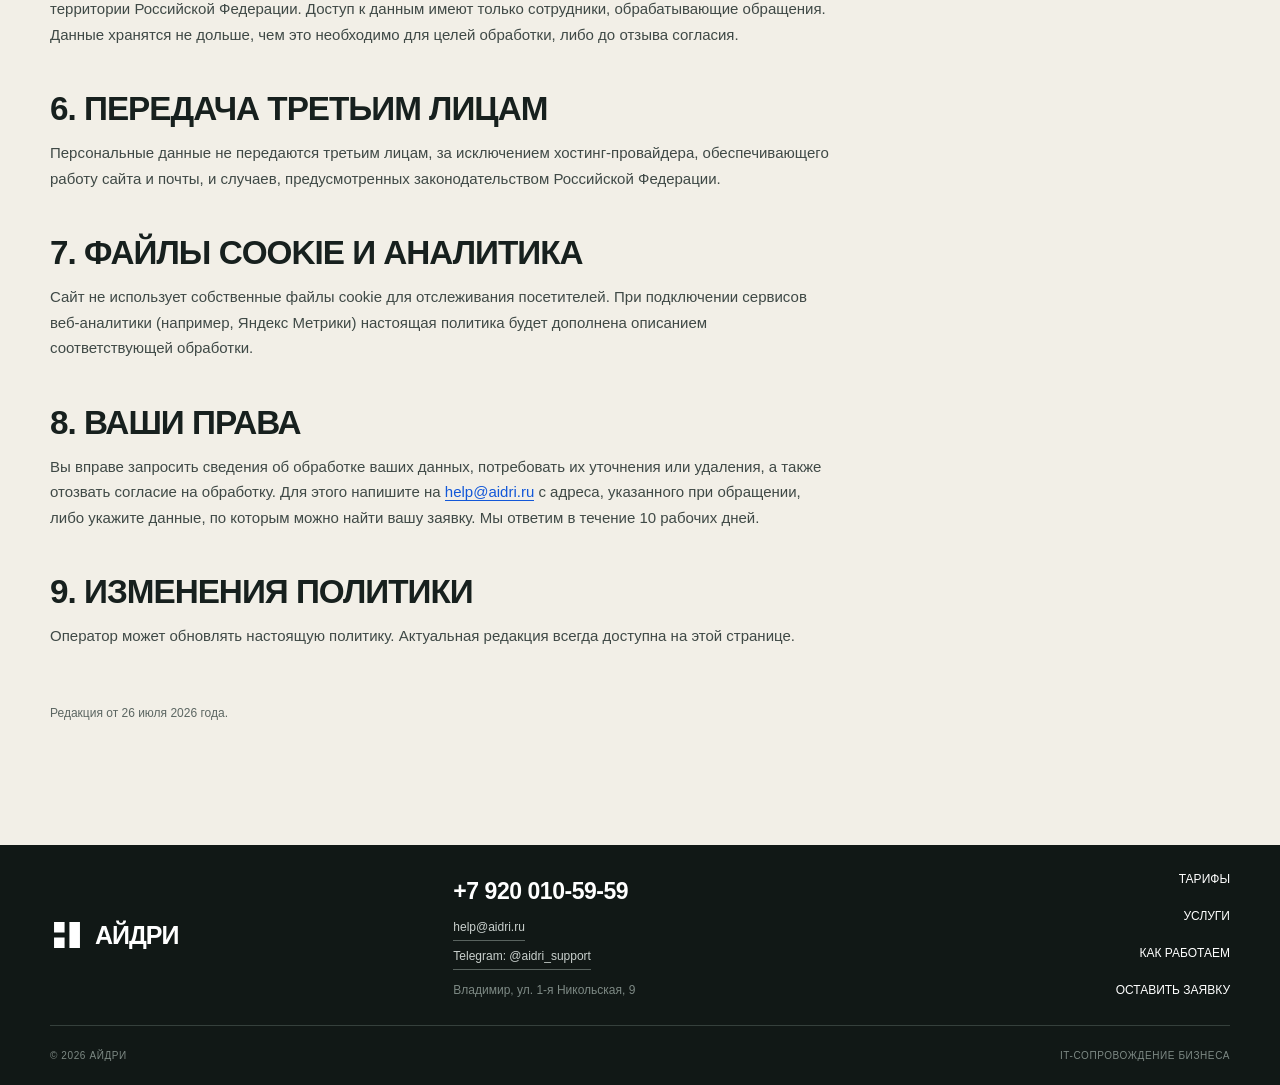
<file: politika-konfidencialnosti/index.html>
<!doctype html>
<html lang="ru" class="no-js">
  <head>
    <meta charset="UTF-8" />
    <meta name="viewport" content="width=device-width, initial-scale=1.0" />
    <meta name="robots" content="noindex, follow" />
    <meta name="description" content="Политика обработки персональных данных ООО «Айдри»: какие данные собираем через формы сайта, зачем, как храним и как отозвать согласие." />
    <meta name="theme-color" content="#f2efe7" />
    <title>Политика конфиденциальности — Айдри</title>
    <link rel="canonical" href="https://aidri.ru/politika-konfidencialnosti/" />
    <link rel="icon" href="../favicon.ico" sizes="32x32" />
    <link rel="icon" type="image/svg+xml" href="../favicon.svg" />
    <link rel="stylesheet" href="../styles.css?v=20260726-22" />
  </head>
  <body>
    <a class="skip-link" href="#main">Перейти к содержанию</a>

    <header class="site-header is-scrolled" data-header="solid">
      <div class="shell header-inner">
        <a class="brand" href="../" aria-label="Айдри — на главную">
          <svg class="brand-mark" viewBox="0 0 42 42" aria-hidden="true"><path d="M5 5h13v13H5zM24 5h13v32H24zM5 24h13v13H5z"/><path class="brand-mark-accent" d="M10 10h3v3h-3zM29 10h3v22h-3zM10 29h3v3h-3z"/></svg>
          <span>Айдри</span>
        </a>
        <button class="menu-toggle" type="button" aria-expanded="false" aria-controls="site-nav" data-menu-toggle><span>Меню</span><span class="menu-toggle-lines" aria-hidden="true"></span></button>
        <nav class="site-nav" id="site-nav" aria-label="Основная навигация" data-menu>
          <a href="../uslugi/">Услуги</a>
          <a href="../kommercheskoe-predlozhenie/">Тарифы</a>
          <a href="../#approach">Как работаем</a>
          <a href="../#situations">Задачи</a>
          <a href="../#contact">Контакты</a>
        </nav>
        <a class="header-cta" href="../#contact">Обсудить задачу <span aria-hidden="true">↗</span></a>
      </div>
    </header>

    <main id="main">
      <section class="subpage-hero">
        <div class="hero-grid" aria-hidden="true"></div>
        <div class="shell">
          <nav class="breadcrumbs" aria-label="Хлебные крошки"><a href="../">Главная</a><span aria-hidden="true">/</span><span aria-current="page">Политика конфиденциальности</span></nav>
          <div class="subpage-title-grid">
            <div>
              <p class="eyebrow"><span></span> Персональные данные</p>
              <h1>Политика <em>конфиденциальности.</em></h1>
            </div>
            <div class="subpage-lead">
              <p>Как мы обрабатываем персональные данные, которые вы оставляете на сайте aidri.ru, и как отозвать согласие.</p>
            </div>
          </div>
        </div>
      </section>

      <section class="legal-section">
        <div class="shell">
          <div class="legal-body">
            <h2>1. Общие положения</h2>
            <p>Настоящая политика обработки персональных данных составлена в соответствии с требованиями Федерального закона от 27.07.2006 № 152-ФЗ «О персональных данных» и определяет порядок обработки персональных данных посетителей сайта aidri.ru.</p>
            <p>Оператор персональных данных: ООО «Айдри» (далее — Оператор). Адрес: г. Владимир, ул. 1-я Никольская, 9. Контакт по вопросам обработки персональных данных: <a class="text-inline" href="mailto:help@aidri.ru">help@aidri.ru</a>. ИНН и ОГРН будут указаны после подтверждения реквизитов.</p>

            <h2>2. Какие данные мы обрабатываем</h2>
            <ul>
              <li>имя, указанное в форме заявки;</li>
              <li>номер телефона;</li>
              <li>название компании или сфера деятельности, если вы их указали;</li>
              <li>содержание вашего обращения;</li>
              <li>адрес страницы, с которой отправлена заявка, дата и время обращения, IP-адрес — технические данные, необходимые для обработки заявки и защиты от спама.</li>
            </ul>

            <h2>3. Цели обработки</h2>
            <ul>
              <li>связаться с вами по оставленной заявке и ответить на обращение;</li>
              <li>подготовить предложение по запрошенной услуге;</li>
              <li>исполнить договор, если он будет заключён.</li>
            </ul>
            <p>Данные не используются для рассылок без вашего отдельного согласия и не передаются третьим лицам для рекламы.</p>

            <h2>4. Правовое основание</h2>
            <p>Обработка выполняется на основании вашего согласия, которое вы даёте, отмечая соответствующее поле при отправке формы (ст. 6 Федерального закона № 152-ФЗ). Без согласия заявка не отправляется.</p>

            <h2>5. Хранение и защита</h2>
            <p>Заявки поступают на корпоративную почту Оператора и хранятся на сервере хостинг-провайдера на территории Российской Федерации. Доступ к данным имеют только сотрудники, обрабатывающие обращения. Данные хранятся не дольше, чем это необходимо для целей обработки, либо до отзыва согласия.</p>

            <h2>6. Передача третьим лицам</h2>
            <p>Персональные данные не передаются третьим лицам, за исключением хостинг-провайдера, обеспечивающего работу сайта и почты, и случаев, предусмотренных законодательством Российской Федерации.</p>

            <h2>7. Файлы cookie и аналитика</h2>
            <p>Сайт не использует собственные файлы cookie для отслеживания посетителей. При подключении сервисов веб-аналитики (например, Яндекс Метрики) настоящая политика будет дополнена описанием соответствующей обработки.</p>

            <h2>8. Ваши права</h2>
            <p>Вы вправе запросить сведения об обработке ваших данных, потребовать их уточнения или удаления, а также отозвать согласие на обработку. Для этого напишите на <a class="text-inline" href="mailto:help@aidri.ru">help@aidri.ru</a> с адреса, указанного при обращении, либо укажите данные, по которым можно найти вашу заявку. Мы ответим в течение 10 рабочих дней.</p>

            <h2>9. Изменения политики</h2>
            <p>Оператор может обновлять настоящую политику. Актуальная редакция всегда доступна на этой странице.</p>

            <p class="legal-updated">Редакция от 26 июля 2026 года.</p>
          </div>
        </div>
      </section>
    </main>

    <footer class="site-footer">
      <div class="shell footer-top">
        <a class="brand brand-footer" href="../"><svg class="brand-mark" viewBox="0 0 42 42" aria-hidden="true"><path d="M5 5h13v13H5zM24 5h13v32H24zM5 24h13v13H5z"/></svg><span>Айдри</span></a>
        <div class="footer-contacts"><a class="footer-phone" href="tel:+79200105959">+7 920 010-59-59</a><a href="mailto:help@aidri.ru">help@aidri.ru</a><a href="https://t.me/aidri_support" rel="noopener">Telegram: @aidri_support</a><p>Владимир, ул. 1-я Никольская, 9</p></div>
        <nav aria-label="Навигация в подвале"><a href="../kommercheskoe-predlozhenie/">Тарифы</a><a href="../uslugi/">Услуги</a><a href="../#approach">Как работаем</a><a href="../#contact">Оставить заявку</a></nav>
      </div>
      <div class="shell footer-bottom"><span>© <span data-year></span> Айдри</span><span>IT-сопровождение бизнеса</span></div>
    </footer>
    <script src="../script.js?v=20260726-22" defer></script>
  </body>
</html>
</file>
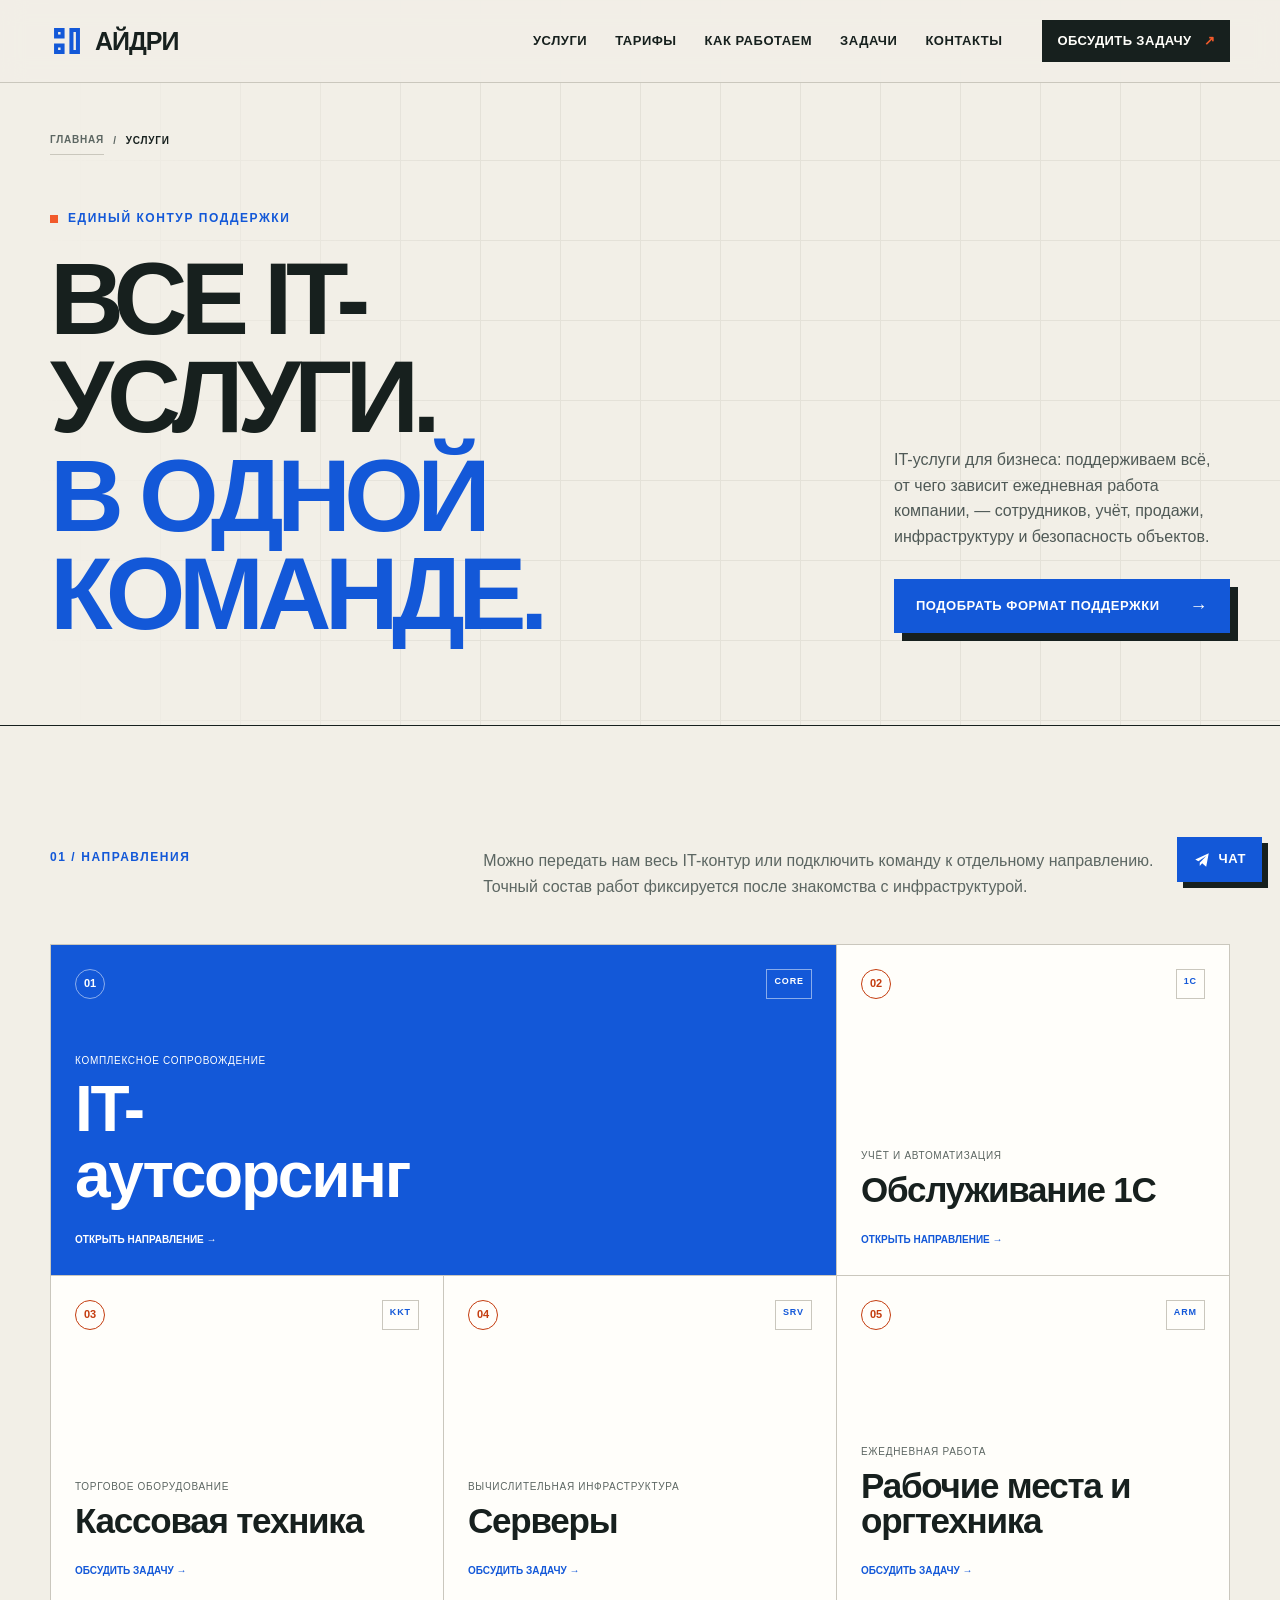
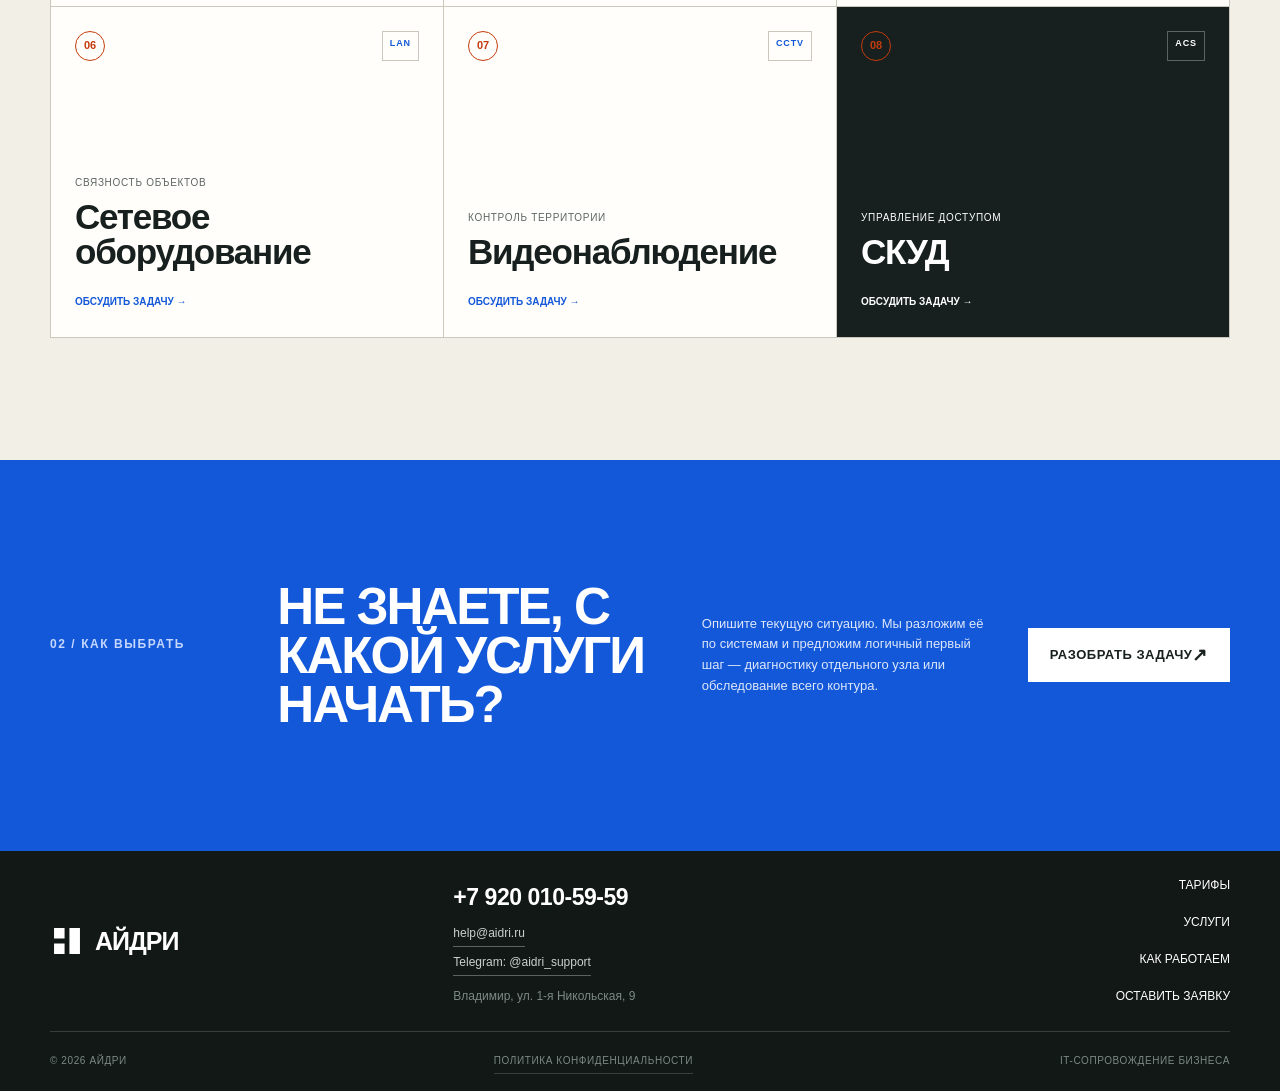
<file: uslugi/index.html>
<!doctype html>
<html lang="ru" class="no-js">
  <head>
    <meta charset="UTF-8" />
    <meta name="viewport" content="width=device-width, initial-scale=1.0" />
    <meta name="robots" content="noindex, nofollow" />
    <meta name="description" content="Услуги Айдри: IT-аутсорсинг, обслуживание 1С, касс, серверов, сетей, рабочих мест, видеонаблюдения и СКУД." />
    <meta name="theme-color" content="#f2efe7" />
    <title>IT-услуги для бизнеса во Владимире — Айдри</title>
    <link rel="canonical" href="https://aidri.ru/uslugi/" />
    <link rel="icon" href="../favicon.ico" sizes="32x32" />
    <link rel="icon" type="image/svg+xml" href="../favicon.svg" />
    <meta property="og:type" content="website" />
    <meta property="og:url" content="https://aidri.ru/uslugi/" />
    <meta property="og:title" content="IT-услуги для бизнеса во Владимире — Айдри" />
    <meta property="og:description" content="Услуги Айдри: IT-аутсорсинг, обслуживание 1С, касс, серверов, сетей, рабочих мест, видеонаблюдения и СКУД." />
    <meta property="og:locale" content="ru_RU" />
    <link rel="stylesheet" href="../styles.css?v=20260726-22" />
    <script type="application/ld+json">
    {
      "@context": "https://schema.org",
      "@type": "BreadcrumbList",
      "itemListElement": [
        { "@type": "ListItem", "position": 1, "name": "Главная", "item": "https://aidri.ru/" },
        { "@type": "ListItem", "position": 2, "name": "Услуги", "item": "https://aidri.ru/uslugi/" }
      ]
    }
    </script>
  </head>
  <body>
    <a class="skip-link" href="#main">Перейти к содержанию</a>
    <header class="site-header is-scrolled" data-header="solid">
      <div class="shell header-inner">
        <a class="brand" href="../" aria-label="Айдри — на главную">
          <svg class="brand-mark" viewBox="0 0 42 42" aria-hidden="true"><path d="M5 5h13v13H5zM24 5h13v32H24zM5 24h13v13H5z"/><path class="brand-mark-accent" d="M10 10h3v3h-3zM29 10h3v22h-3zM10 29h3v3h-3z"/></svg>
          <span>Айдри</span>
        </a>
        <button class="menu-toggle" type="button" aria-expanded="false" aria-controls="site-nav" data-menu-toggle><span>Меню</span><span class="menu-toggle-lines" aria-hidden="true"></span></button>
        <nav class="site-nav" id="site-nav" aria-label="Основная навигация" data-menu>
          <a href="./" aria-current="page">Услуги</a>
          <a href="../kommercheskoe-predlozhenie/">Тарифы</a>
          <a href="../#approach">Как работаем</a>
          <a href="../#situations">Задачи</a>
          <a href="../#contact">Контакты</a>
        </nav>
        <a class="header-cta" href="../#contact">Обсудить задачу <span aria-hidden="true">↗</span></a>
      </div>
    </header>

    <main id="main">
      <section class="subpage-hero directory-hero">
        <div class="hero-grid" aria-hidden="true"></div>
        <div class="shell">
          <nav class="breadcrumbs" aria-label="Хлебные крошки"><a href="../">Главная</a><span aria-hidden="true">/</span><span aria-current="page">Услуги</span></nav>
          <div class="subpage-title-grid">
            <div>
              <p class="eyebrow"><span></span> Единый контур поддержки</p>
              <h1>Все IT-услуги.<br /><em>В одной команде.</em></h1>
            </div>
            <div class="subpage-lead">
              <p>IT-услуги для бизнеса: поддерживаем всё, от чего зависит ежедневная работа компании, — сотрудников, учёт, продажи, инфраструктуру и безопасность объектов.</p>
              <a class="button button-primary" href="../#contact">Подобрать формат поддержки <span aria-hidden="true">→</span></a>
            </div>
          </div>
        </div>
      </section>

      <section class="section service-directory">
        <div class="shell">
          <div class="directory-intro">
            <p class="section-index">01 / Направления</p>
            <p>Можно передать нам весь IT-контур или подключить команду к отдельному направлению. Точный состав работ фиксируется после знакомства с инфраструктурой.</p>
          </div>
          <div class="directory-grid">
            <a class="directory-card directory-card-featured" href="it-autsorsing/">
              <span class="directory-num">01</span><span class="directory-code">CORE</span>
              <div><p>Комплексное сопровождение</p><h2>IT-аутсорсинг</h2><span class="card-link">Открыть направление <span aria-hidden="true">→</span></span></div>
            </a>
            <a class="directory-card" href="obsluzhivanie-1s/">
              <span class="directory-num">02</span><span class="directory-code">1C</span>
              <div><p>Учёт и автоматизация</p><h2>Обслуживание 1С</h2><span class="card-link">Открыть направление <span aria-hidden="true">→</span></span></div>
            </a>
            <a class="directory-card" href="kassovaya-tehnika/">
              <span class="directory-num">03</span><span class="directory-code">KKT</span>
              <div><p>Торговое оборудование</p><h2>Кассовая техника</h2><span class="card-link">Обсудить задачу <span aria-hidden="true">→</span></span></div>
            </a>
            <a class="directory-card" href="it-infrastruktura/#servery">
              <span class="directory-num">04</span><span class="directory-code">SRV</span>
              <div><p>Вычислительная инфраструктура</p><h2>Серверы</h2><span class="card-link">Обсудить задачу <span aria-hidden="true">→</span></span></div>
            </a>
            <a class="directory-card" href="it-infrastruktura/#rabochie-mesta">
              <span class="directory-num">05</span><span class="directory-code">ARM</span>
              <div><p>Ежедневная работа</p><h2>Рабочие места и оргтехника</h2><span class="card-link">Обсудить задачу <span aria-hidden="true">→</span></span></div>
            </a>
            <a class="directory-card" href="it-infrastruktura/#seti">
              <span class="directory-num">06</span><span class="directory-code">LAN</span>
              <div><p>Связность объектов</p><h2>Сетевое оборудование</h2><span class="card-link">Обсудить задачу <span aria-hidden="true">→</span></span></div>
            </a>
            <a class="directory-card" href="sistemy-bezopasnosti/#videonablyudenie">
              <span class="directory-num">07</span><span class="directory-code">CCTV</span>
              <div><p>Контроль территории</p><h2>Видеонаблюдение</h2><span class="card-link">Обсудить задачу <span aria-hidden="true">→</span></span></div>
            </a>
            <a class="directory-card directory-card-dark" href="sistemy-bezopasnosti/#skud">
              <span class="directory-num">08</span><span class="directory-code">ACS</span>
              <div><p>Управление доступом</p><h2>СКУД</h2><span class="card-link">Обсудить задачу <span aria-hidden="true">→</span></span></div>
            </a>
          </div>
        </div>
      </section>

      <section class="section connection-band">
        <div class="shell connection-layout">
          <p class="section-index">02 / Как выбрать</p>
          <h2>Не знаете, с какой услуги начать?</h2>
          <p>Опишите текущую ситуацию. Мы разложим её по системам и предложим логичный первый шаг — диагностику отдельного узла или обследование всего контура.</p>
          <a class="button button-light" href="../#contact">Разобрать задачу <span aria-hidden="true">↗</span></a>
        </div>
      </section>
    </main>

    <footer class="site-footer">
      <div class="shell footer-top">
        <a class="brand brand-footer" href="../"><svg class="brand-mark" viewBox="0 0 42 42" aria-hidden="true"><path d="M5 5h13v13H5zM24 5h13v32H24zM5 24h13v13H5z"/></svg><span>Айдри</span></a>
        <div class="footer-contacts"><a class="footer-phone" href="tel:+79200105959">+7 920 010-59-59</a><a href="mailto:help@aidri.ru">help@aidri.ru</a><a href="https://t.me/aidri_support" rel="noopener">Telegram: @aidri_support</a><p>Владимир, ул. 1-я Никольская, 9</p></div>
        <nav aria-label="Навигация в подвале"><a href="../kommercheskoe-predlozhenie/">Тарифы</a><a href="./">Услуги</a><a href="../#approach">Как работаем</a><a href="../#contact">Оставить заявку</a></nav>
      </div>
      <div class="shell footer-bottom"><span>© <span data-year></span> Айдри</span><a href="../politika-konfidencialnosti/">Политика конфиденциальности</a><span>IT-сопровождение бизнеса</span></div>
    </footer>
    <script src="../script.js?v=20260726-22" defer></script>
  </body>
</html>
</file>
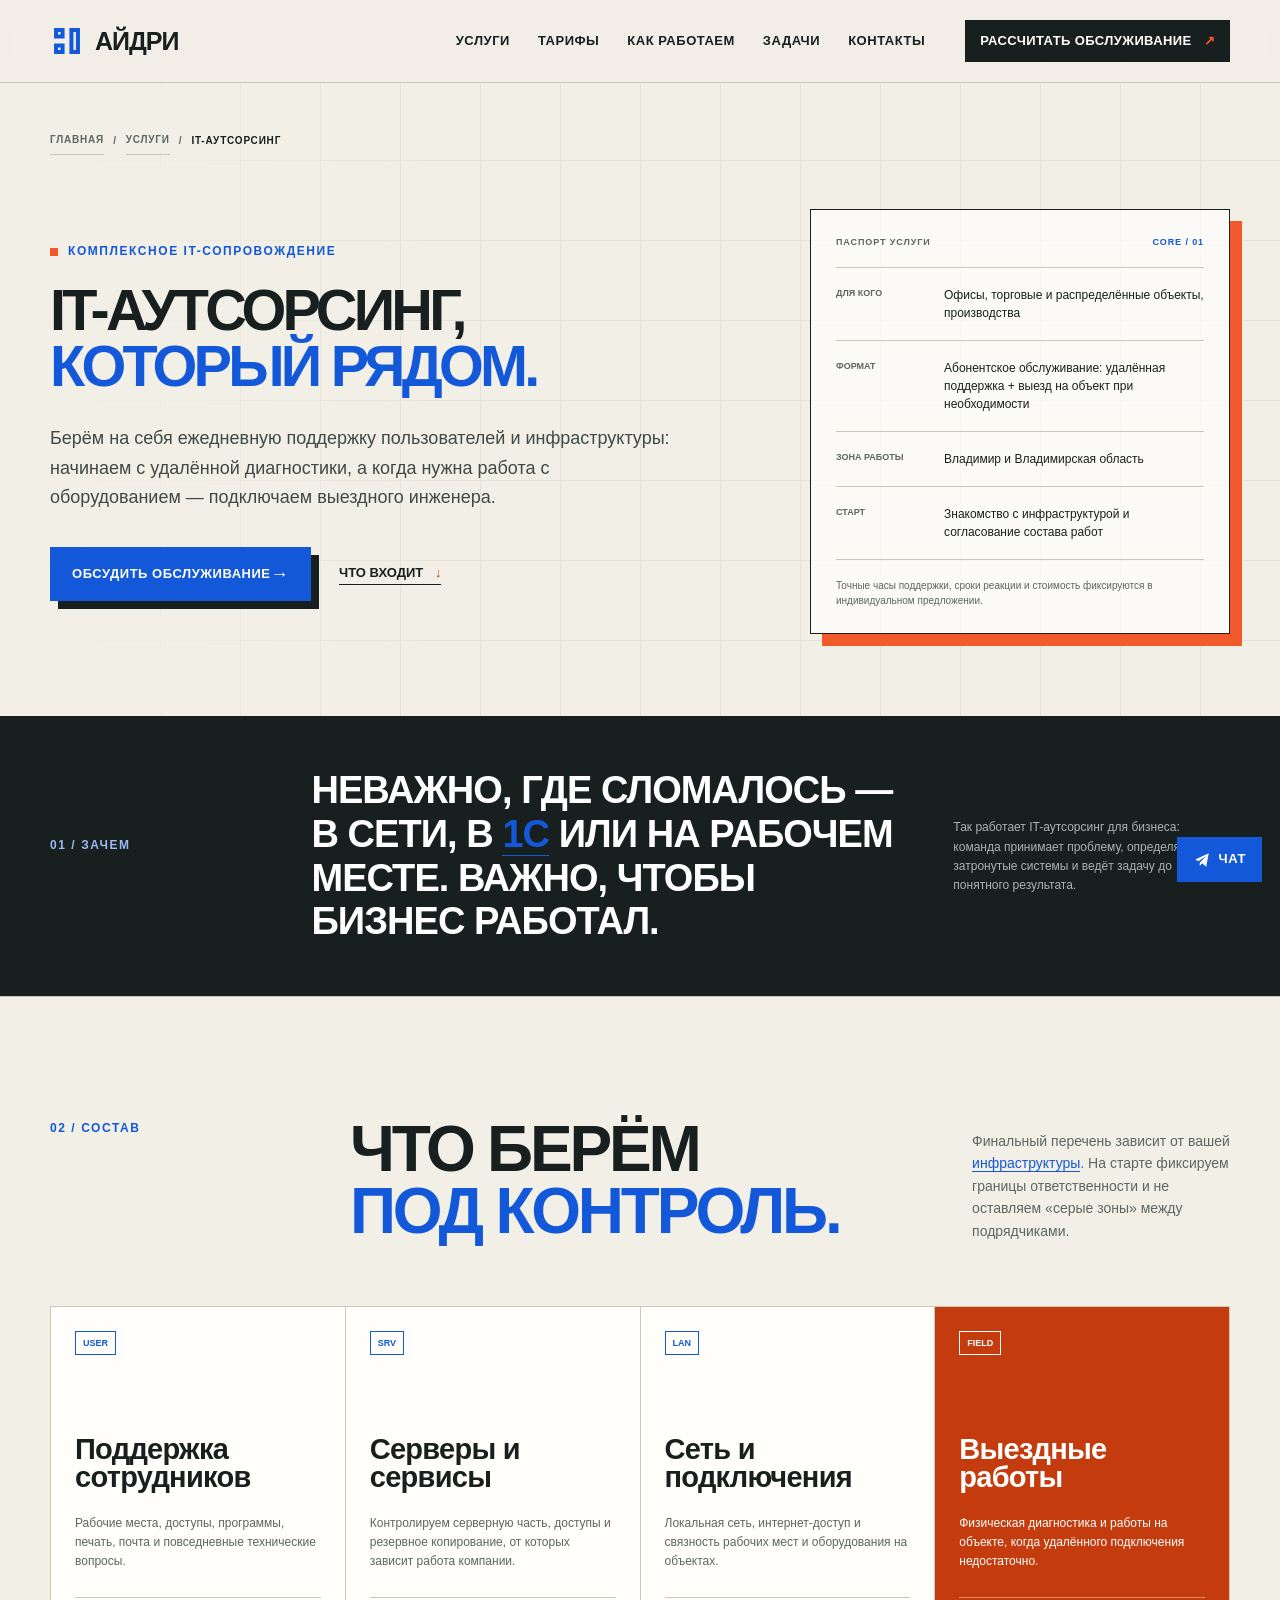
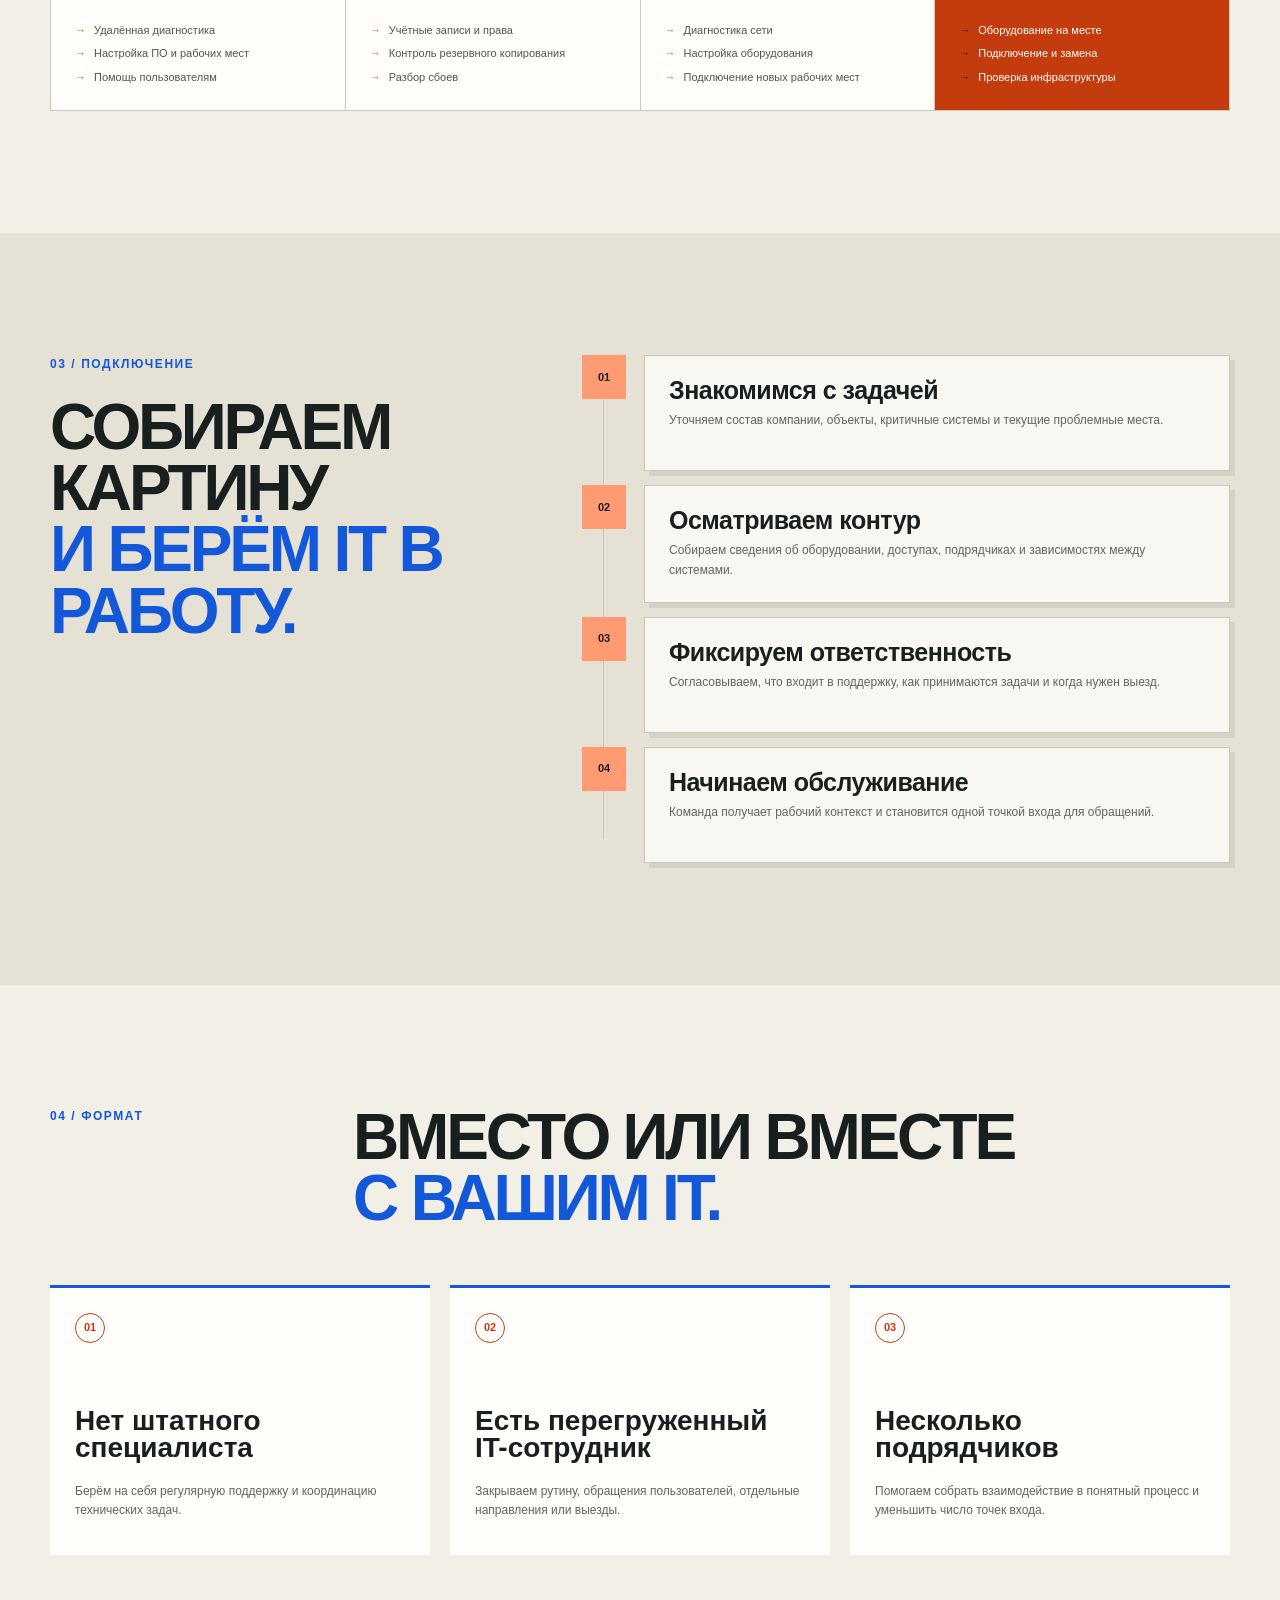
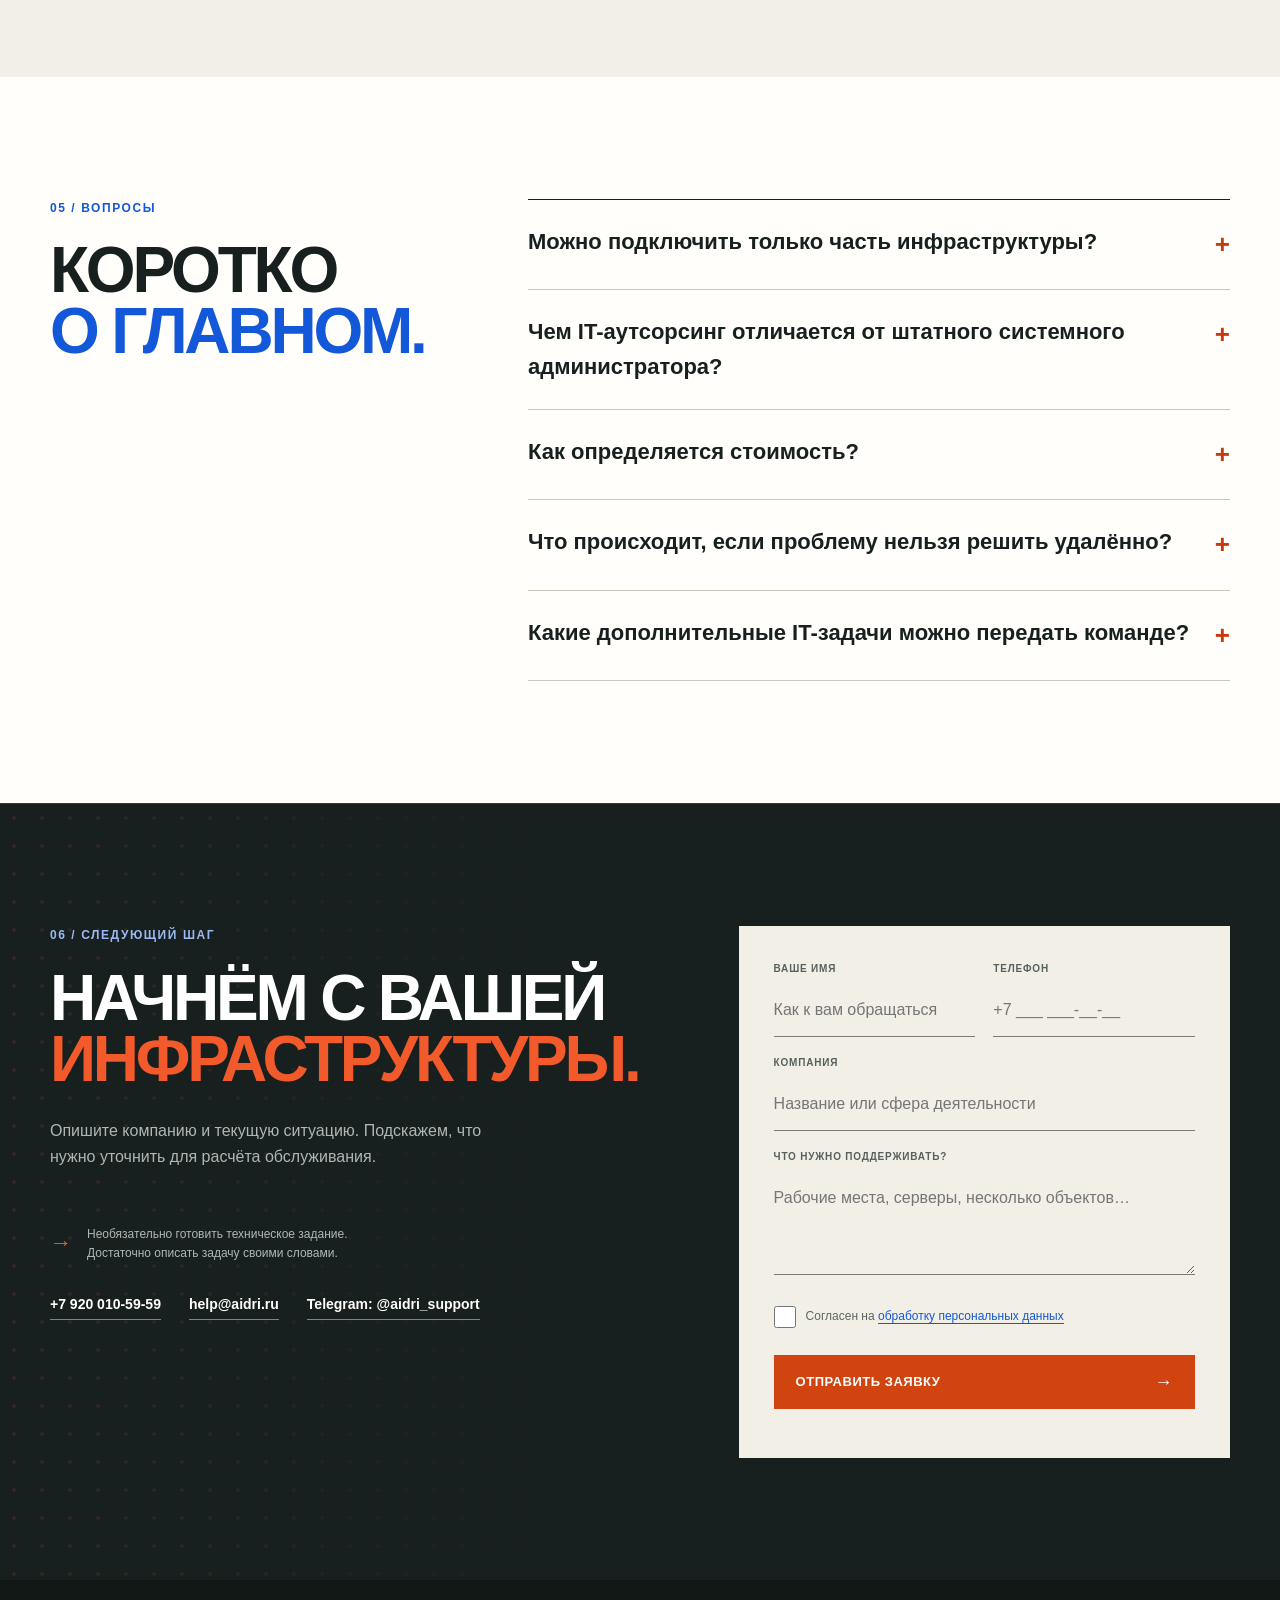
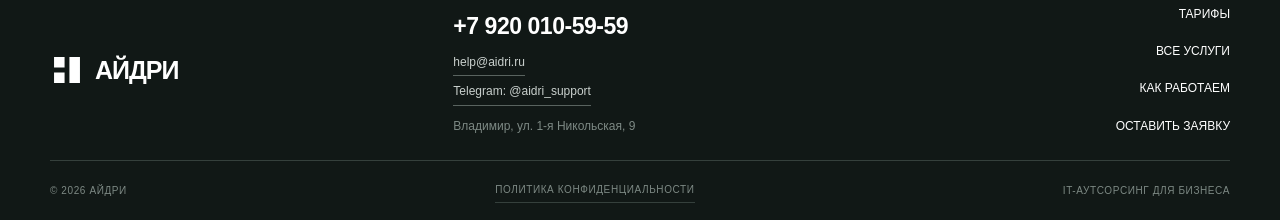
<file: uslugi/it-autsorsing/index.html>
<!doctype html>
<html lang="ru" class="no-js">
  <head>
    <meta charset="UTF-8" />
    <meta name="viewport" content="width=device-width, initial-scale=1.0" />
    <meta name="robots" content="noindex, nofollow" />
    <meta name="description" content="IT-аутсорсинг для компаний во Владимире и области: поддержка пользователей, рабочих мест, серверов и сетей, удалённая помощь и выезд инженера." />
    <meta name="theme-color" content="#f2efe7" />
    <title>IT-аутсорсинг для бизнеса во Владимире — Айдри</title>
    <link rel="canonical" href="https://aidri.ru/uslugi/it-autsorsing/" />
    <link rel="icon" href="../../favicon.ico" sizes="32x32" />
    <link rel="icon" type="image/svg+xml" href="../../favicon.svg" />
    <meta property="og:type" content="website" />
    <meta property="og:url" content="https://aidri.ru/uslugi/it-autsorsing/" />
    <meta property="og:title" content="IT-аутсорсинг для бизнеса во Владимире — Айдри" />
    <meta property="og:description" content="IT-аутсорсинг для компаний во Владимире и области: поддержка пользователей, рабочих мест, серверов и сетей, удалённая помощь и выезд инженера." />
    <meta property="og:locale" content="ru_RU" />
    <link rel="stylesheet" href="../../styles.css?v=20260726-22" />
    <script type="application/ld+json">
    {
      "@context": "https://schema.org",
      "@type": "BreadcrumbList",
      "itemListElement": [
        { "@type": "ListItem", "position": 1, "name": "Главная", "item": "https://aidri.ru/" },
        { "@type": "ListItem", "position": 2, "name": "Услуги", "item": "https://aidri.ru/uslugi/" },
        { "@type": "ListItem", "position": 3, "name": "IT-аутсорсинг", "item": "https://aidri.ru/uslugi/it-autsorsing/" }
      ]
    }
    </script>
    <script type="application/ld+json">
    {
      "@context": "https://schema.org",
      "@type": "Service",
      "name": "IT-аутсорсинг",
      "description": "IT-аутсорсинг для компаний во Владимире и области: поддержка пользователей, рабочих мест, серверов и сетей, удалённая помощь и выезд инженера.",
      "url": "https://aidri.ru/uslugi/it-autsorsing/",
      "areaServed": "Владимир и Владимирская область",
      "provider": { "@type": "Organization", "name": "Айдри", "url": "https://aidri.ru/" }
    }
    </script>
    <script type="application/ld+json">
    {
      "@context": "https://schema.org",
      "@type": "FAQPage",
      "mainEntity": [
        {
          "@type": "Question",
          "name": "Можно подключить только часть инфраструктуры?",
          "acceptedAnswer": { "@type": "Answer", "text": "Да. Формат можно построить вокруг конкретного направления, группы объектов или набора задач. Границы фиксируются до начала обслуживания." }
        },
        {
          "@type": "Question",
          "name": "Чем IT-аутсорсинг отличается от штатного системного администратора?",
          "acceptedAnswer": { "@type": "Answer", "text": "Штатный администратор — один специалист, IT-аутсорсинговая компания — команда с разными компетенциями и одной точкой входа для обращений. Работать можно вместо внутреннего IT или вместе с ним: берём обращения, выезды и отдельные технические направления." }
        },
        {
          "@type": "Question",
          "name": "Как определяется стоимость?",
          "acceptedAnswer": { "@type": "Answer", "text": "После знакомства с инфраструктурой: учитываются количество рабочих мест и объектов, состав систем, типовые задачи и согласованный формат поддержки. Пакеты регулярного обслуживания — от 5 000 ₽ в месяц, подробнее — в тарифах на сайте." }
        },
        {
          "@type": "Question",
          "name": "Что происходит, если проблему нельзя решить удалённо?",
          "acceptedAnswer": { "@type": "Answer", "text": "Задачу передают выездному инженеру. Условия и зона выезда согласовываются в составе обслуживания." }
        }
      ]
    }
    </script>
  </head>
  <body>
    <a class="skip-link" href="#main">Перейти к содержанию</a>
    <header class="site-header is-scrolled" id="top" data-header="solid">
      <div class="shell header-inner">
        <a class="brand" href="../../" aria-label="Айдри — на главную">
          <svg class="brand-mark" viewBox="0 0 42 42" aria-hidden="true"><path d="M5 5h13v13H5zM24 5h13v32H24zM5 24h13v13H5z"/><path class="brand-mark-accent" d="M10 10h3v3h-3zM29 10h3v22h-3zM10 29h3v3h-3z"/></svg><span>Айдри</span>
        </a>
        <button class="menu-toggle" type="button" aria-expanded="false" aria-controls="site-nav" data-menu-toggle><span>Меню</span><span class="menu-toggle-lines" aria-hidden="true"></span></button>
        <nav class="site-nav" id="site-nav" aria-label="Основная навигация" data-menu>
          <a href="../">Услуги</a><a href="../../kommercheskoe-predlozhenie/">Тарифы</a><a href="../../#approach">Как работаем</a><a href="../../#situations">Задачи</a><a href="../../#contact">Контакты</a>
        </nav>
        <a class="header-cta" href="#request">Рассчитать обслуживание <span aria-hidden="true">↗</span></a>
      </div>
    </header>

    <main id="main">
      <section class="subpage-hero service-detail-hero">
        <div class="hero-grid" aria-hidden="true"></div>
        <div class="shell">
          <nav class="breadcrumbs" aria-label="Хлебные крошки"><a href="../../">Главная</a><span aria-hidden="true">/</span><a href="../">Услуги</a><span aria-hidden="true">/</span><span aria-current="page">IT-аутсорсинг</span></nav>
            <div class="detail-hero-layout">
              <div class="detail-hero-copy">
              <p class="eyebrow"><span></span> Комплексное IT-сопровождение</p>
              <h1 class="service-title-long">IT-аутсорсинг,<br /><em>который<span class="mobile-title-break"><br /></span> рядом.</em></h1>
              <p class="hero-lead">Берём на себя ежедневную поддержку пользователей и инфраструктуры: начинаем с удалённой диагностики, а когда нужна работа с оборудованием — подключаем выездного инженера.</p>
              <div class="hero-actions"><a class="button button-primary" href="#request">Обсудить обслуживание <span aria-hidden="true">→</span></a><a class="text-link" href="#scope">Что входит <span aria-hidden="true">↓</span></a></div>
            </div>
            <aside class="service-passport" aria-label="Паспорт услуги">
              <div class="passport-head"><span>Паспорт услуги</span><strong>CORE / 01</strong></div>
              <dl>
                <div><dt>Для кого</dt><dd>Офисы, торговые и распределённые объекты, производства</dd></div>
                <div><dt>Формат</dt><dd>Абонентское обслуживание: удалённая поддержка + выезд на объект при необходимости</dd></div>
                <div><dt>Зона работы</dt><dd>Владимир и Владимирская область</dd></div>
                <div><dt>Старт</dt><dd>Знакомство с инфраструктурой и согласование состава работ</dd></div>
              </dl>
              <p>Точные часы поддержки, сроки реакции и стоимость фиксируются в индивидуальном предложении.</p>
            </aside>
          </div>
        </div>
      </section>

      <section class="detail-intro">
        <div class="shell detail-intro-grid">
          <p class="section-index">01 / Зачем</p>
          <blockquote>Неважно, где сломалось — в сети, в <a class="text-inline" href="../obsluzhivanie-1s/">1С</a> или на рабочем месте. Важно, чтобы бизнес работал.</blockquote>
          <p>Так работает IT-аутсорсинг для бизнеса: команда принимает проблему, определяет затронутые системы и ведёт задачу до понятного результата.</p>
        </div>
      </section>

      <section class="section scope-section" id="scope">
        <div class="shell">
          <div class="section-heading scope-heading">
            <p class="section-index">02 / Состав</p>
            <h2>Что берём<br /><span>под контроль.</span></h2>
            <p>Финальный перечень зависит от вашей <a class="text-inline" href="../it-infrastruktura/">инфраструктуры</a>. На старте фиксируем границы ответственности и не оставляем «серые зоны» между подрядчиками.</p>
          </div>
          <div class="scope-grid">
            <article><span class="scope-code">USER</span><h3>Поддержка сотрудников</h3><p>Рабочие места, доступы, программы, печать, почта и повседневные технические вопросы.</p><ul><li>Удалённая диагностика</li><li>Настройка ПО и рабочих мест</li><li>Помощь пользователям</li></ul></article>
            <article><span class="scope-code">SRV</span><h3>Серверы и сервисы</h3><p>Контролируем серверную часть, доступы и резервное копирование, от которых зависит работа компании.</p><ul><li>Учётные записи и права</li><li>Контроль резервного копирования</li><li>Разбор сбоев</li></ul></article>
            <article><span class="scope-code">LAN</span><h3>Сеть и подключения</h3><p>Локальная сеть, интернет-доступ и связность рабочих мест и оборудования на объектах.</p><ul><li>Диагностика сети</li><li>Настройка оборудования</li><li>Подключение новых рабочих мест</li></ul></article>
            <article class="scope-accent"><span class="scope-code">FIELD</span><h3>Выездные работы</h3><p>Физическая диагностика и работы на объекте, когда удалённого подключения недостаточно.</p><ul><li>Оборудование на месте</li><li>Подключение и замена</li><li>Проверка инфраструктуры</li></ul></article>
          </div>
        </div>
      </section>

      <section class="section start-section">
        <div class="shell start-layout">
          <div><p class="section-index">03 / Подключение</p><h2>Собираем<span class="mobile-heading-break"><br /></span> картину<br /><span>и берём IT в работу.</span></h2></div>
          <ol class="start-steps">
            <li><span>01</span><div><h3>Знакомимся с задачей</h3><p>Уточняем состав компании, объекты, критичные системы и текущие проблемные места.</p></div></li>
            <li><span>02</span><div><h3>Осматриваем контур</h3><p>Собираем сведения об оборудовании, доступах, подрядчиках и зависимостях между системами.</p></div></li>
            <li><span>03</span><div><h3>Фиксируем ответственность</h3><p>Согласовываем, что входит в поддержку, как принимаются задачи и когда нужен выезд.</p></div></li>
            <li><span>04</span><div><h3>Начинаем обслуживание</h3><p>Команда получает рабочий контекст и становится одной точкой входа для обращений.</p></div></li>
          </ol>
        </div>
      </section>

      <section class="section fit-section">
        <div class="shell">
          <div class="fit-title"><p class="section-index">04 / Формат</p><h2>Вместо или вместе<br /><span>с вашим IT.</span></h2></div>
          <div class="fit-grid">
            <article><span>01</span><h3>Нет штатного специалиста</h3><p>Берём на себя регулярную поддержку и координацию технических задач.</p></article>
            <article><span>02</span><h3>Есть перегруженный IT-сотрудник</h3><p>Закрываем рутину, обращения пользователей, отдельные направления или выезды.</p></article>
            <article><span>03</span><h3>Несколько подрядчиков</h3><p>Помогаем собрать взаимодействие в понятный процесс и уменьшить число точек входа.</p></article>
          </div>
        </div>
      </section>

      <section class="faq-section section">
        <div class="shell faq-layout">
          <div><p class="section-index">05 / Вопросы</p><h2>Коротко<br /><span>о главном.</span></h2></div>
          <div class="faq-list">
            <details><summary>Можно подключить только часть инфраструктуры?<span aria-hidden="true">+</span></summary><p>Да. Формат можно построить вокруг конкретного направления, группы объектов или набора задач. Границы фиксируются до начала обслуживания.</p></details>
            <details><summary>Чем IT-аутсорсинг отличается от штатного системного администратора?<span aria-hidden="true">+</span></summary><p>Штатный администратор — один специалист, IT-аутсорсинговая компания — команда с разными компетенциями и одной точкой входа для обращений. Работать можно вместо внутреннего IT или вместе с ним: берём обращения, выезды и отдельные технические направления.</p></details>
            <details><summary>Как определяется стоимость?<span aria-hidden="true">+</span></summary><p>После знакомства с инфраструктурой: учитываются количество рабочих мест и объектов, состав систем, типовые задачи и согласованный формат поддержки. Пакеты регулярного обслуживания — от 5 000 ₽ в месяц, подробнее — в <a class="text-inline" href="../../kommercheskoe-predlozhenie/">тарифах</a>.</p></details>
            <details><summary>Что происходит, если проблему нельзя решить удалённо?<span aria-hidden="true">+</span></summary><p>Задачу передают выездному инженеру. Условия и зона выезда согласовываются в составе обслуживания.</p></details>
            <details><summary>Какие дополнительные IT-задачи можно передать команде?<span aria-hidden="true">+</span></summary><p>Подключаемся к настройке IP- и офисной телефонии, клиент-банков, рабочих программ и закупке оборудования. Сначала уточняем совместимость систем и объём работ.</p></details>
          </div>
        </div>
      </section>

      <section class="contact service-request" id="request">
        <div class="contact-pattern" aria-hidden="true"></div>
        <div class="shell contact-layout">
          <div class="contact-copy"><p class="section-index">06 / Следующий шаг</p><h2>Начнём с вашей <em>инфраструктуры.</em></h2><p>Опишите компанию и текущую ситуацию. Подскажем, что нужно уточнить для расчёта обслуживания.</p><div class="contact-note"><span aria-hidden="true">→</span><p>Необязательно готовить техническое задание.<br />Достаточно описать задачу своими словами.</p></div>
            <div class="contact-channels">
              <a href="tel:+79200105959">+7 920 010-59-59</a>
              <a href="mailto:help@aidri.ru">help@aidri.ru</a>
              <a href="https://t.me/aidri_support" rel="noopener">Telegram: @aidri_support</a>
            </div>
          </div>
          <form class="lead-form" method="post" action="/api/lead.php" data-lead-form>
            <input class="hp-field" type="text" name="website" tabindex="-1" autocomplete="off" aria-hidden="true" />
            <input type="hidden" name="service" value="IT-аутсорсинг" />
            <div class="field-row"><label><span>Ваше имя</span><input type="text" name="name" autocomplete="name" placeholder="Как к вам обращаться" required /></label><label><span>Телефон</span><input type="tel" name="phone" autocomplete="tel" inputmode="tel" pattern="[+0-9()\s\-]{10,18}" title="Телефон: 10–18 символов — цифры, +, скобки, пробелы и дефисы" placeholder="+7 ___ ___-__-__" required /></label></div>
            <label><span>Компания</span><input type="text" name="company" autocomplete="organization" placeholder="Название или сфера деятельности" /></label>
            <label><span>Что нужно поддерживать?</span><textarea name="message" rows="3" placeholder="Рабочие места, серверы, несколько объектов…"></textarea></label>
            <label class="consent"><input type="checkbox" name="consent" value="yes" required /><span>Согласен на <a class="text-inline" href="../../politika-konfidencialnosti/" target="_blank" rel="noopener">обработку персональных данных</a></span></label>
            <button class="button button-submit" type="submit">Отправить заявку <span aria-hidden="true">→</span></button><p class="form-status" role="status" data-form-status></p>
          </form>
        </div>
      </section>
    </main>

    <footer class="site-footer">
      <div class="shell footer-top"><a class="brand brand-footer" href="../../"><svg class="brand-mark" viewBox="0 0 42 42" aria-hidden="true"><path d="M5 5h13v13H5zM24 5h13v32H24zM5 24h13v13H5z"/></svg><span>Айдри</span></a><div class="footer-contacts"><a class="footer-phone" href="tel:+79200105959">+7 920 010-59-59</a><a href="mailto:help@aidri.ru">help@aidri.ru</a><a href="https://t.me/aidri_support" rel="noopener">Telegram: @aidri_support</a><p>Владимир, ул. 1-я Никольская, 9</p></div><nav aria-label="Навигация в подвале"><a href="../../kommercheskoe-predlozhenie/">Тарифы</a><a href="../">Все услуги</a><a href="../../#approach">Как работаем</a><a href="#request">Оставить заявку</a></nav></div>
      <div class="shell footer-bottom"><span>© <span data-year></span> Айдри</span><a href="../../politika-konfidencialnosti/">Политика конфиденциальности</a><span>IT-аутсорсинг для бизнеса</span></div>
    </footer>
    <script src="../../script.js?v=20260726-22" defer></script>
  </body>
</html>
</file>
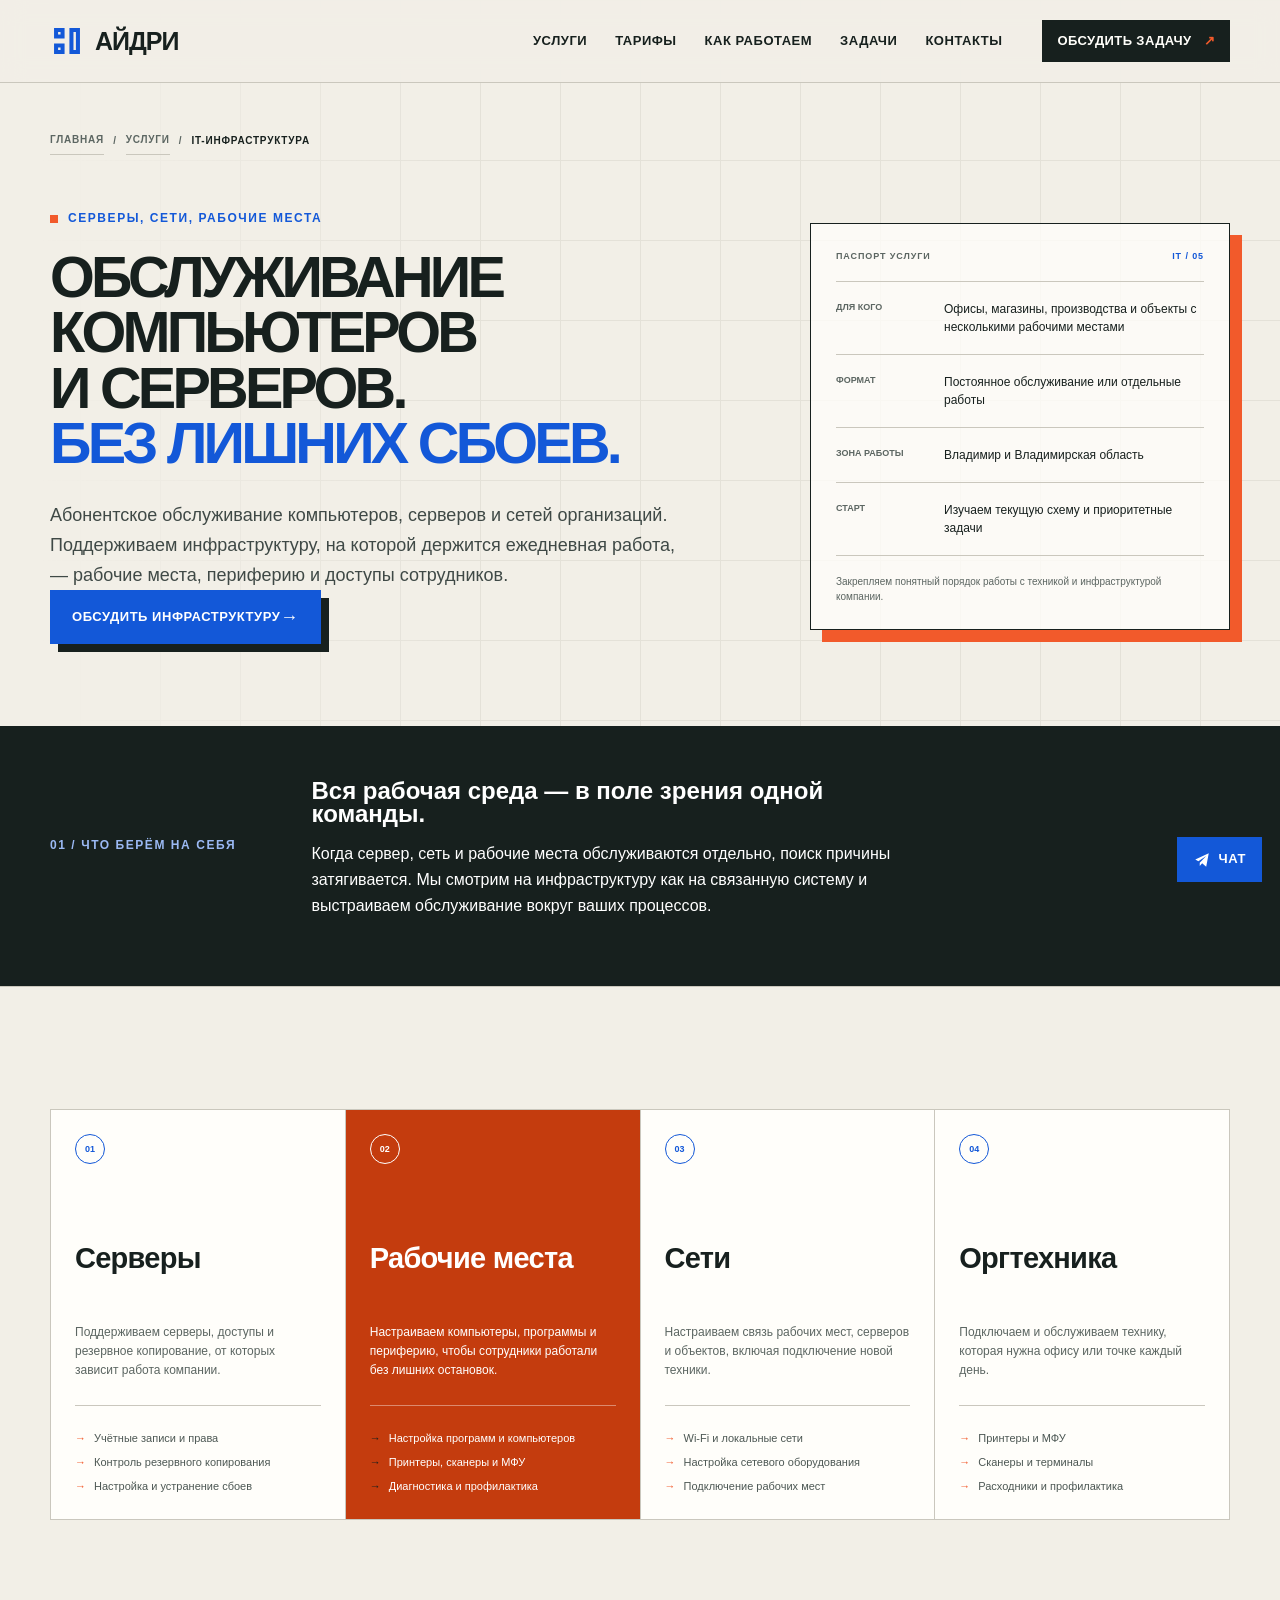
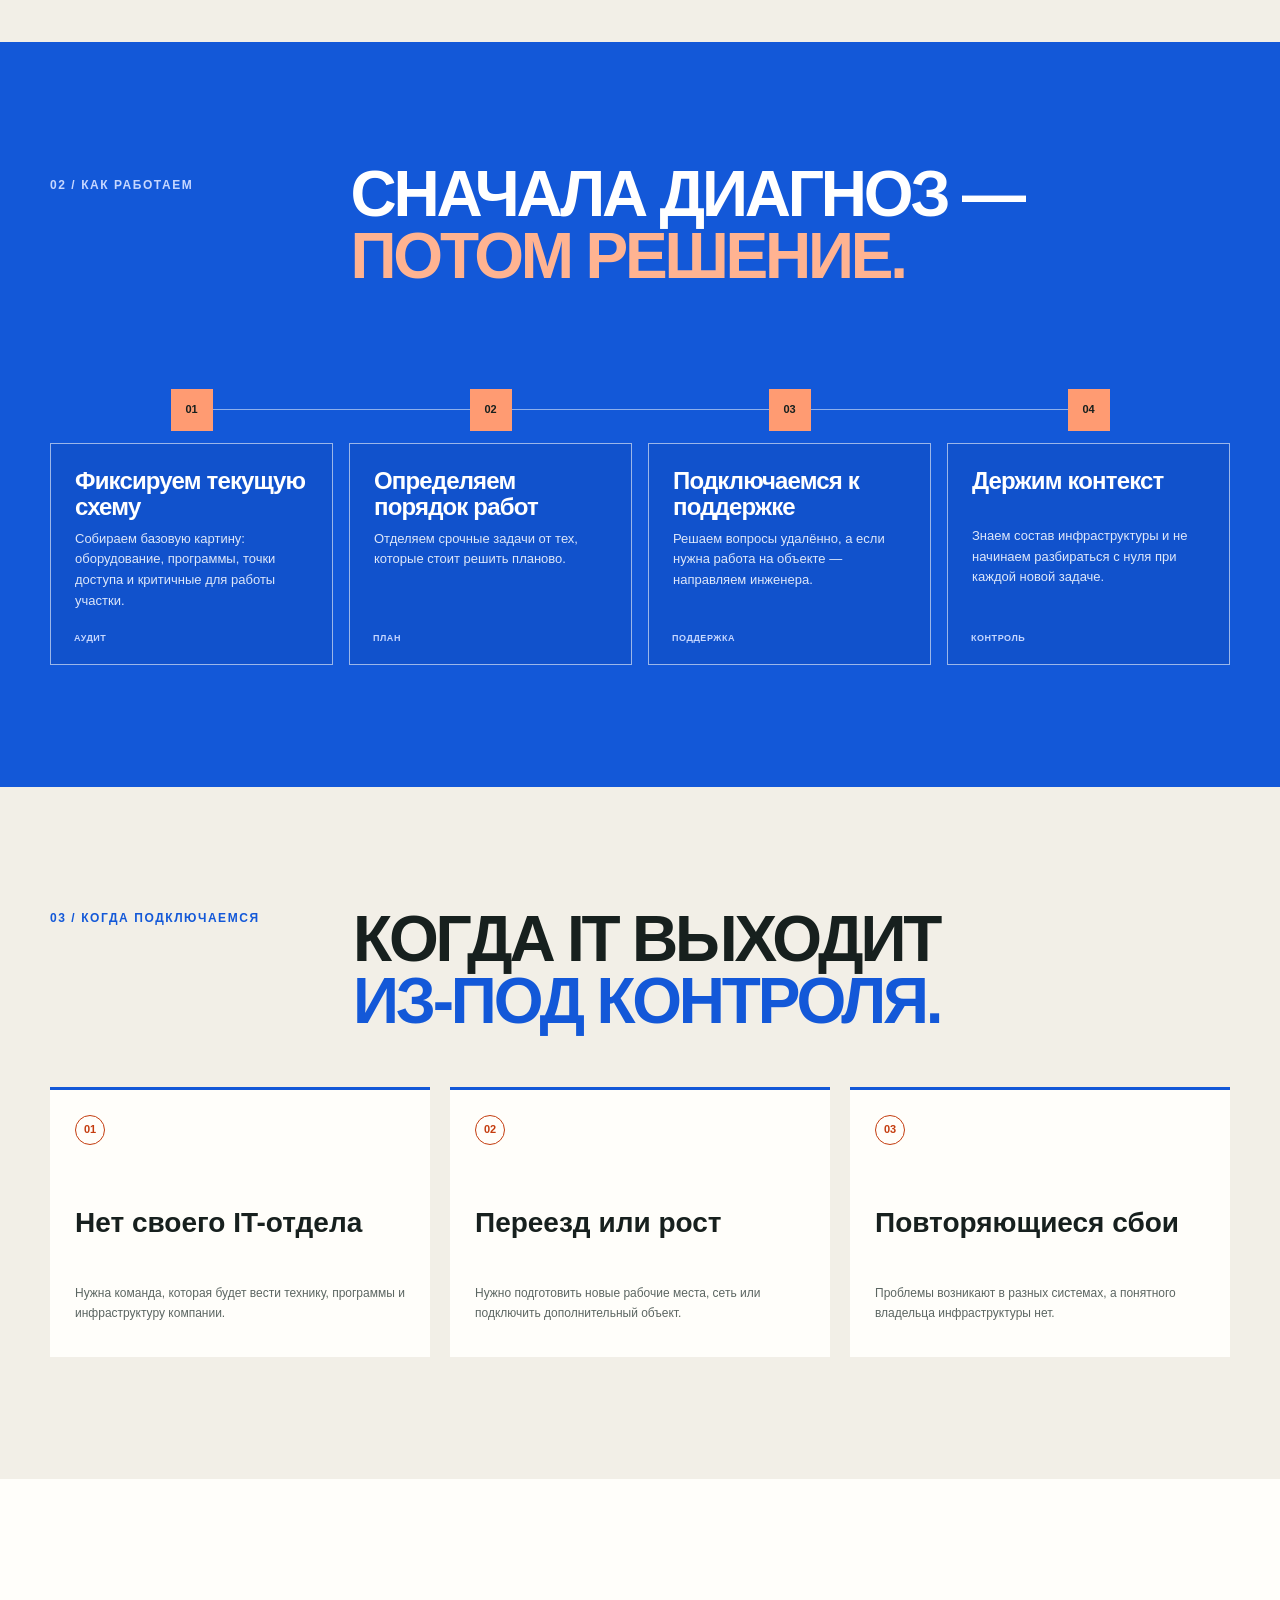
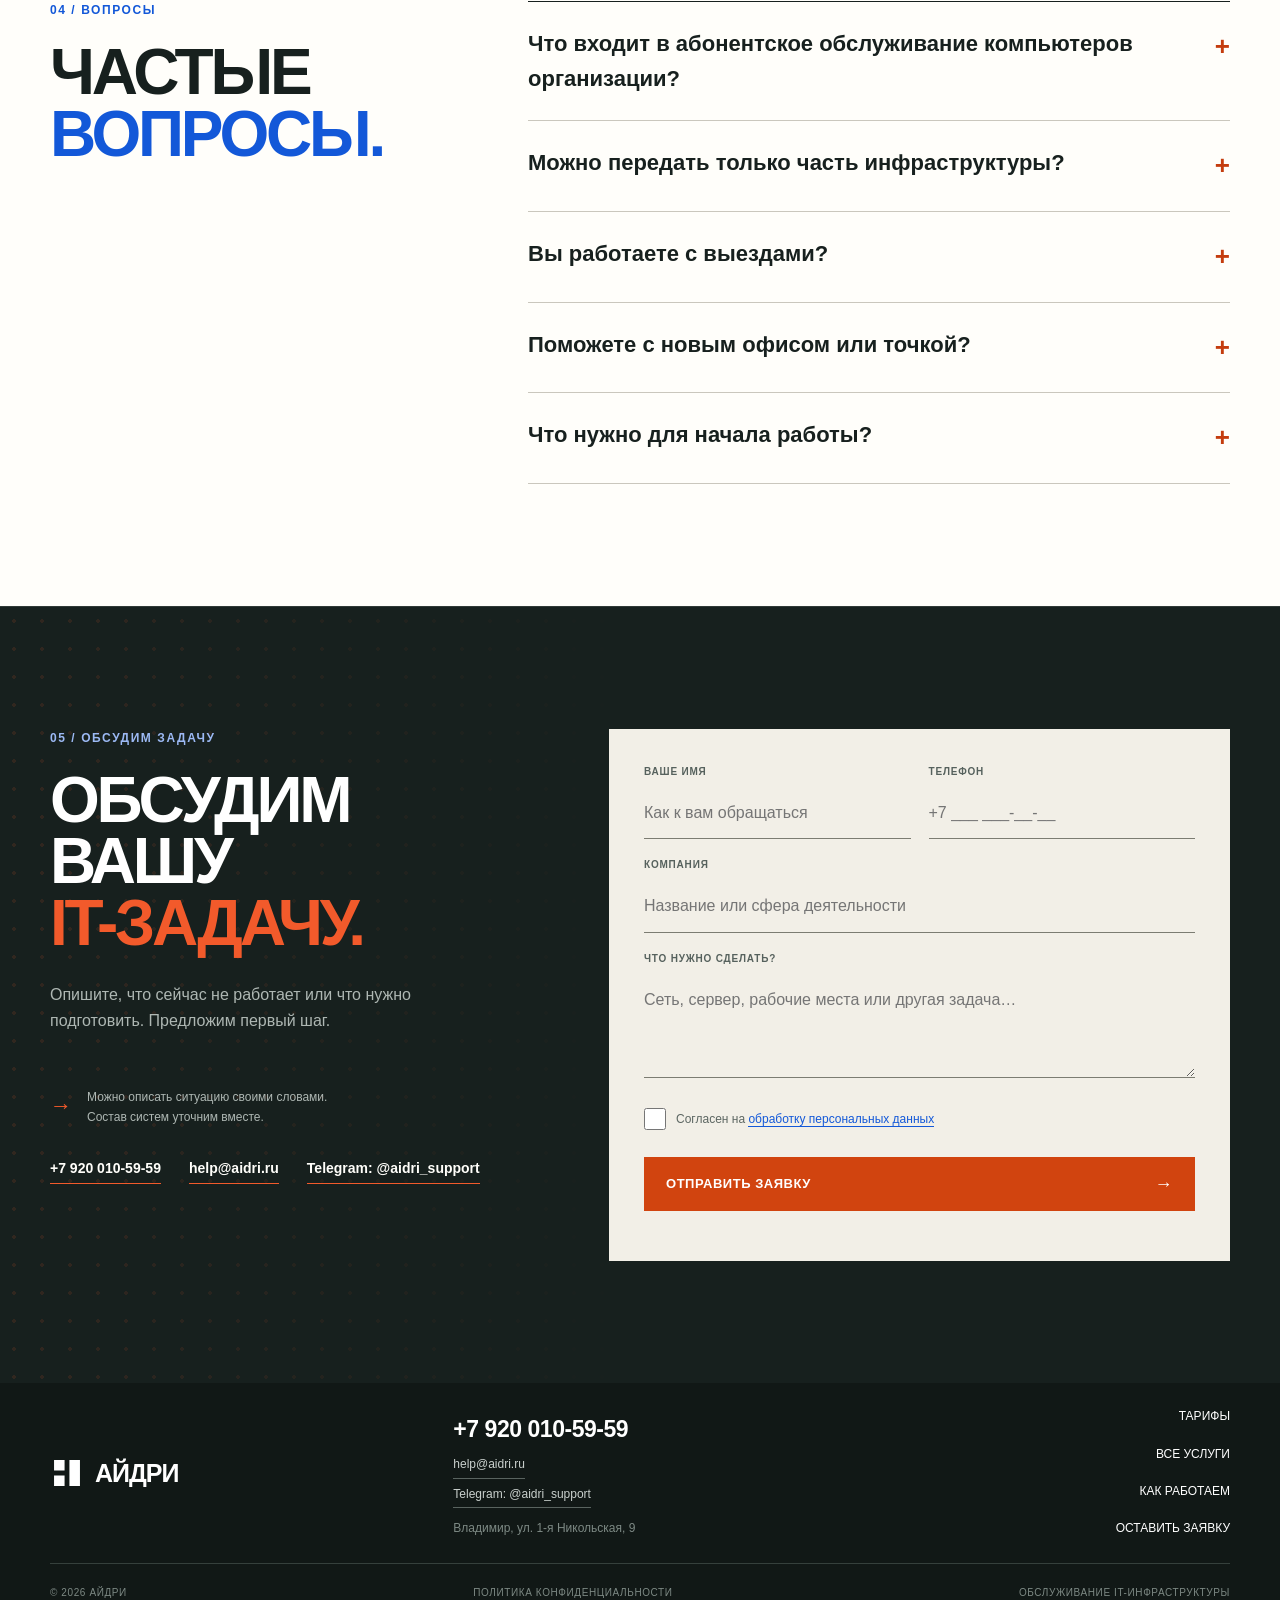
<file: uslugi/it-infrastruktura/index.html>
<!doctype html>
<html lang="ru" class="no-js">
  <head>
    <meta charset="UTF-8" />
    <meta name="viewport" content="width=device-width, initial-scale=1.0" />
    <meta name="robots" content="noindex, nofollow" />
    <meta name="description" content="Абонентское обслуживание компьютеров и серверов организаций во Владимире: рабочие места, оргтехника и сети. Регулярная поддержка и работы на объекте." />
    <meta name="theme-color" content="#f2efe7" />
    <title>Абонентское обслуживание компьютеров и серверов во Владимире — Айдри</title>
    <link rel="canonical" href="https://aidri.ru/uslugi/it-infrastruktura/" />
    <link rel="icon" href="../../favicon.ico" sizes="32x32" />
    <link rel="icon" type="image/svg+xml" href="../../favicon.svg" />
    <meta property="og:type" content="website" />
    <meta property="og:url" content="https://aidri.ru/uslugi/it-infrastruktura/" />
    <meta property="og:title" content="Абонентское обслуживание компьютеров и серверов во Владимире — Айдри" />
    <meta property="og:description" content="Абонентское обслуживание компьютеров и серверов организаций во Владимире: рабочие места, оргтехника и сети. Регулярная поддержка и работы на объекте." />
    <meta property="og:locale" content="ru_RU" />
    <link rel="stylesheet" href="../../styles.css?v=20260726-22" />
    <script type="application/ld+json">
    {
      "@context": "https://schema.org",
      "@type": "BreadcrumbList",
      "itemListElement": [
        {"@type": "ListItem", "position": 1, "name": "Главная", "item": "https://aidri.ru/"},
        {"@type": "ListItem", "position": 2, "name": "Услуги", "item": "https://aidri.ru/uslugi/"},
        {"@type": "ListItem", "position": 3, "name": "IT-инфраструктура", "item": "https://aidri.ru/uslugi/it-infrastruktura/"}
      ]
    }
    </script>
    <script type="application/ld+json">
    {
      "@context": "https://schema.org",
      "@type": "Service",
      "name": "Абонентское обслуживание компьютеров и серверов",
      "description": "Абонентское обслуживание компьютеров и серверов организаций во Владимире: рабочие места, оргтехника и сети. Регулярная поддержка и работы на объекте.",
      "url": "https://aidri.ru/uslugi/it-infrastruktura/",
      "areaServed": "Владимир и Владимирская область",
      "provider": {"@type": "Organization", "name": "Айдри", "url": "https://aidri.ru/"}
    }
    </script>
    <script type="application/ld+json">
    {
      "@context": "https://schema.org",
      "@type": "FAQPage",
      "mainEntity": [
        {
          "@type": "Question",
          "name": "Что входит в абонентское обслуживание компьютеров организации?",
          "acceptedAnswer": {"@type": "Answer", "text": "Регулярное сопровождение рабочих мест, серверов, сетей и оргтехники: настройка компьютеров и периферии, контроль резервного копирования, учётные записи и права доступа. Точный состав работ фиксируем после знакомства с инфраструктурой."}
        },
        {
          "@type": "Question",
          "name": "Можно передать только часть инфраструктуры?",
          "acceptedAnswer": {"@type": "Answer", "text": "Подключаемся к отдельной системе или берём на сопровождение весь IT-контур компании."}
        },
        {
          "@type": "Question",
          "name": "Вы работаете с выездами?",
          "acceptedAnswer": {"@type": "Answer", "text": "Да. Удалённо закрываем задачи, которые можно решить через доступ; на объект выезжаем для работ с оборудованием и сетью."}
        },
        {
          "@type": "Question",
          "name": "Поможете с новым офисом или точкой?",
          "acceptedAnswer": {"@type": "Answer", "text": "Поможем спланировать рабочие места, сеть, оборудование и порядок запуска."}
        },
        {
          "@type": "Question",
          "name": "Что нужно для начала работы?",
          "acceptedAnswer": {"@type": "Answer", "text": "Достаточно описать ситуацию. Дальше уточним состав систем и согласуем первый шаг."}
        }
      ]
    }
    </script>
  </head>
  <body>
    <a class="skip-link" href="#main">Перейти к содержанию</a>
    <header class="site-header is-scrolled" id="top" data-header="solid">
      <div class="shell header-inner">
        <a class="brand" href="../../" aria-label="Айдри — на главную"><svg class="brand-mark" viewBox="0 0 42 42" aria-hidden="true"><path d="M5 5h13v13H5zM24 5h13v32H24zM5 24h13v13H5z"/><path class="brand-mark-accent" d="M10 10h3v3h-3zM29 10h3v22h-3zM10 29h3v3h-3z"/></svg><span>Айдри</span></a>
        <button class="menu-toggle" type="button" aria-expanded="false" aria-controls="site-nav" data-menu-toggle><span>Меню</span><span class="menu-toggle-lines" aria-hidden="true"></span></button>
        <nav class="site-nav" id="site-nav" aria-label="Основная навигация" data-menu><a href="../">Услуги</a><a href="../../kommercheskoe-predlozhenie/">Тарифы</a><a href="../../#approach">Как работаем</a><a href="../../#situations">Задачи</a><a href="../../#contact">Контакты</a></nav>
        <a class="header-cta" href="#request">Обсудить задачу <span aria-hidden="true">↗</span></a>
      </div>
    </header>

    <main id="main">
      <section class="subpage-hero service-detail-hero">
        <div class="hero-grid" aria-hidden="true"></div>
        <div class="shell">
          <nav class="breadcrumbs" aria-label="Хлебные крошки"><a href="../../">Главная</a><span aria-hidden="true">/</span><a href="../">Услуги</a><span aria-hidden="true">/</span><span aria-current="page">IT-инфраструктура</span></nav>
          <div class="detail-hero-layout">
            <div class="detail-hero-copy">
              <p class="eyebrow"><span></span> Серверы, сети, рабочие места</p>
              <h1 class="service-title-long">Обслуживание компьютеров<span class="mobile-title-break"><br /></span> <span class="keep-line">и серверов.</span><br /><em>Без лишних сбоев.</em></h1>
              <p class="hero-lead">Абонентское обслуживание компьютеров, серверов и сетей организаций. Поддерживаем инфраструктуру, на которой держится ежедневная работа, — рабочие места, периферию и доступы сотрудников.</p>
              <a class="button button-primary" href="#request">Обсудить инфраструктуру <span aria-hidden="true">→</span></a>
            </div>
            <aside class="service-passport" aria-label="Паспорт услуги">
              <div class="passport-head"><span>Паспорт услуги</span><strong>IT / 05</strong></div>
              <dl>
                <div><dt>Для кого</dt><dd>Офисы, магазины, производства и объекты с несколькими рабочими местами</dd></div>
                <div><dt>Формат</dt><dd>Постоянное обслуживание или отдельные работы</dd></div>
                <div><dt>Зона работы</dt><dd>Владимир и Владимирская область</dd></div>
                <div><dt>Старт</dt><dd>Изучаем текущую схему и приоритетные задачи</dd></div>
              </dl>
              <p>Закрепляем понятный порядок работы с техникой и инфраструктурой компании.</p>
            </aside>
          </div>
        </div>
      </section>

      <section class="section detail-intro"><div class="shell detail-intro-grid"><p class="section-index">01 / Что берём на себя</p><div><h2>Вся рабочая среда — в поле зрения одной команды.</h2><p>Когда сервер, сеть и рабочие места обслуживаются отдельно, поиск причины затягивается. Мы смотрим на инфраструктуру как на связанную систему и выстраиваем обслуживание вокруг ваших процессов.</p></div></div></section>

      <section class="section scope-section"><div class="shell"><div class="scope-grid">
        <article id="servery"><span class="scope-code scope-num-circle">01</span><h3>Серверы</h3><p>Поддерживаем серверы, доступы и резервное копирование, от которых зависит работа компании.</p><ul><li>Учётные записи и права</li><li>Контроль резервного копирования</li><li>Настройка и устранение сбоев</li></ul></article>
        <article class="scope-accent" id="rabochie-mesta"><span class="scope-code scope-num-circle">02</span><h3>Рабочие места</h3><p>Настраиваем компьютеры, программы и периферию, чтобы сотрудники работали без лишних остановок.</p><ul><li>Настройка программ и компьютеров</li><li>Принтеры, сканеры и МФУ</li><li>Диагностика и профилактика</li></ul></article>
        <article id="seti"><span class="scope-code scope-num-circle">03</span><h3>Сети</h3><p>Настраиваем связь рабочих мест, серверов и объектов, включая подключение новой техники.</p><ul><li>Wi-Fi и локальные сети</li><li>Настройка сетевого оборудования</li><li>Подключение рабочих мест</li></ul></article>
        <article id="orgtehnika"><span class="scope-code scope-num-circle">04</span><h3>Оргтехника</h3><p>Подключаем и обслуживаем технику, которая нужна офису или точке каждый день.</p><ul><li>Принтеры и МФУ</li><li>Сканеры и терминалы</li><li>Расходники и профилактика</li></ul></article>
      </div></div></section>

      <section class="section process-section"><div class="shell process-layout"><div><p class="section-index">02 / Как работаем</p><h2>Сначала диагноз —<br /><span>потом решение.</span></h2></div><ol class="process-list">
        <li><span class="process-num">01</span><div><h3>Фиксируем текущую схему</h3><p>Собираем базовую картину: оборудование, программы, точки доступа и критичные для работы участки.</p></div><span class="process-tag">Аудит</span></li>
        <li><span class="process-num">02</span><div><h3>Определяем порядок работ</h3><p>Отделяем срочные задачи от тех, которые стоит решить планово.</p></div><span class="process-tag">План</span></li>
        <li><span class="process-num">03</span><div><h3>Подключаемся к поддержке</h3><p>Решаем вопросы удалённо, а если нужна работа на объекте — направляем инженера.</p></div><span class="process-tag">Поддержка</span></li>
        <li><span class="process-num">04</span><div><h3>Держим контекст</h3><p>Знаем состав инфраструктуры и не начинаем разбираться с нуля при каждой новой задаче.</p></div><span class="process-tag">Контроль</span></li>
      </ol></div></section>

      <section class="section fit-section"><div class="shell"><div class="fit-title"><p class="section-index">03 / Когда подключаемся</p><h2>Когда IT выходит<br /><span>из-под контроля.</span></h2></div><div class="fit-grid"><article><span>01</span><h3>Нет своего IT-отдела</h3><p>Нужна команда, которая будет вести технику, программы и инфраструктуру компании.</p></article><article><span>02</span><h3>Переезд или рост</h3><p>Нужно подготовить новые рабочие места, сеть или подключить дополнительный объект.</p></article><article><span>03</span><h3>Повторяющиеся сбои</h3><p>Проблемы возникают в разных системах, а понятного владельца инфраструктуры нет.</p></article></div></div></section>

      <section class="faq-section section"><div class="shell faq-layout"><div><p class="section-index">04 / Вопросы</p><h2>Частые<br /><span>вопросы.</span></h2></div><div class="faq-list">
        <details><summary>Что входит в абонентское обслуживание компьютеров организации?<span aria-hidden="true">+</span></summary><p>Регулярное сопровождение рабочих мест, серверов, сетей и оргтехники: настройка компьютеров и периферии, контроль резервного копирования, учётные записи и права доступа. Точный состав работ фиксируем после знакомства с инфраструктурой.</p></details>
        <details><summary>Можно передать только часть инфраструктуры?<span aria-hidden="true">+</span></summary><p>Подключаемся к отдельной системе или берём на сопровождение весь IT-контур компании.</p></details>
        <details><summary>Вы работаете с выездами?<span aria-hidden="true">+</span></summary><p>Да. Удалённо закрываем задачи, которые можно решить через доступ; на объект выезжаем для работ с оборудованием и сетью.</p></details>
        <details><summary>Поможете с новым офисом или точкой?<span aria-hidden="true">+</span></summary><p>Поможем спланировать рабочие места, сеть, оборудование и порядок запуска.</p></details>
        <details><summary>Что нужно для начала работы?<span aria-hidden="true">+</span></summary><p>Достаточно описать ситуацию. Дальше уточним состав систем и согласуем первый шаг.</p></details>
      </div></div></section>

      <section class="contact service-request" id="request">
        <div class="contact-pattern" aria-hidden="true"></div>
        <div class="shell contact-layout">
          <div class="contact-copy"><p class="section-index">05 / Обсудим задачу</p><h2>Обсудим вашу<br /><em>IT-задачу.</em></h2><p>Опишите, что сейчас не работает или что нужно подготовить. Предложим первый шаг.</p><div class="contact-note"><span aria-hidden="true">→</span><p>Можно описать ситуацию своими словами.<br />Состав систем уточним вместе.</p></div>
            <div class="contact-channels">
              <a href="tel:+79200105959">+7 920 010-59-59</a>
              <a href="mailto:help@aidri.ru">help@aidri.ru</a>
              <a href="https://t.me/aidri_support" rel="noopener">Telegram: @aidri_support</a>
            </div>
          </div>
          <form class="lead-form" method="post" action="/api/lead.php" data-lead-form>
            <input class="hp-field" type="text" name="website" tabindex="-1" autocomplete="off" aria-hidden="true" />
            <input type="hidden" name="service" value="IT-инфраструктура" />
            <div class="field-row"><label><span>Ваше имя</span><input type="text" name="name" autocomplete="name" placeholder="Как к вам обращаться" required /></label><label><span>Телефон</span><input type="tel" name="phone" autocomplete="tel" inputmode="tel" pattern="[+0-9()\s\-]{10,18}" title="Телефон: 10–18 символов — цифры, +, скобки, пробелы и дефисы" placeholder="+7 ___ ___-__-__" required /></label></div>
            <label><span>Компания</span><input type="text" name="company" autocomplete="organization" placeholder="Название или сфера деятельности" /></label>
            <label><span>Что нужно сделать?</span><textarea name="message" rows="3" placeholder="Сеть, сервер, рабочие места или другая задача…"></textarea></label>
            <label class="consent"><input type="checkbox" name="consent" value="yes" required /><span>Согласен на <a class="text-inline" href="../../politika-konfidencialnosti/" target="_blank" rel="noopener">обработку персональных данных</a></span></label>
            <button class="button button-submit" type="submit">Отправить заявку <span aria-hidden="true">→</span></button>
            <p class="form-status" role="status" data-form-status></p>
          </form>
        </div>
      </section>
    </main>

    <footer class="site-footer"><div class="shell footer-top"><a class="brand brand-footer" href="../../"><svg class="brand-mark" viewBox="0 0 42 42" aria-hidden="true"><path d="M5 5h13v13H5zM24 5h13v32H24zM5 24h13v13H5z"/></svg><span>Айдри</span></a><div class="footer-contacts"><a class="footer-phone" href="tel:+79200105959">+7 920 010-59-59</a><a href="mailto:help@aidri.ru">help@aidri.ru</a><a href="https://t.me/aidri_support" rel="noopener">Telegram: @aidri_support</a><p>Владимир, ул. 1-я Никольская, 9</p></div><nav aria-label="Навигация в подвале"><a href="../../kommercheskoe-predlozhenie/">Тарифы</a><a href="../">Все услуги</a><a href="../../#approach">Как работаем</a><a href="#request">Оставить заявку</a></nav></div><div class="shell footer-bottom"><span>© <span data-year></span> Айдри</span><a href="../../politika-konfidencialnosti/">Политика конфиденциальности</a><span>Обслуживание IT-инфраструктуры</span></div></footer>
    <script src="../../script.js?v=20260726-22" defer></script>
  </body>
</html>
</file>
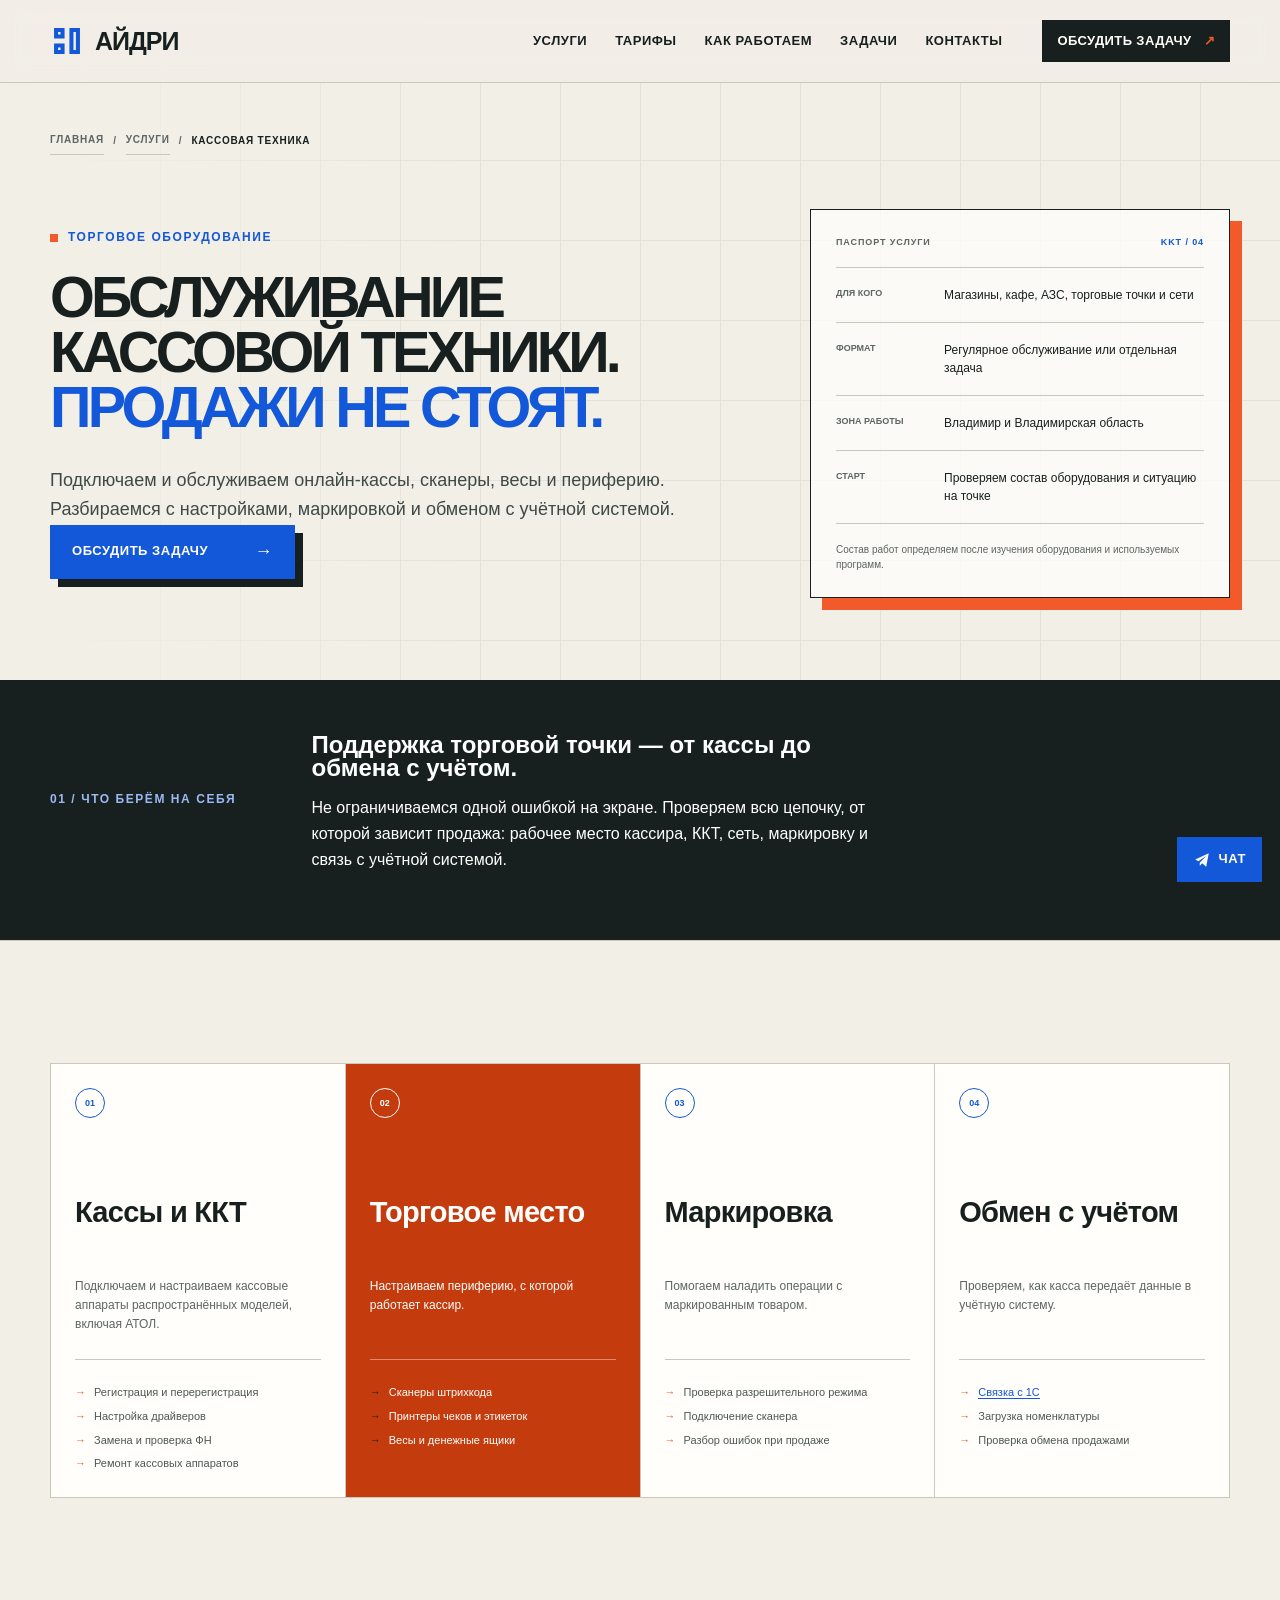
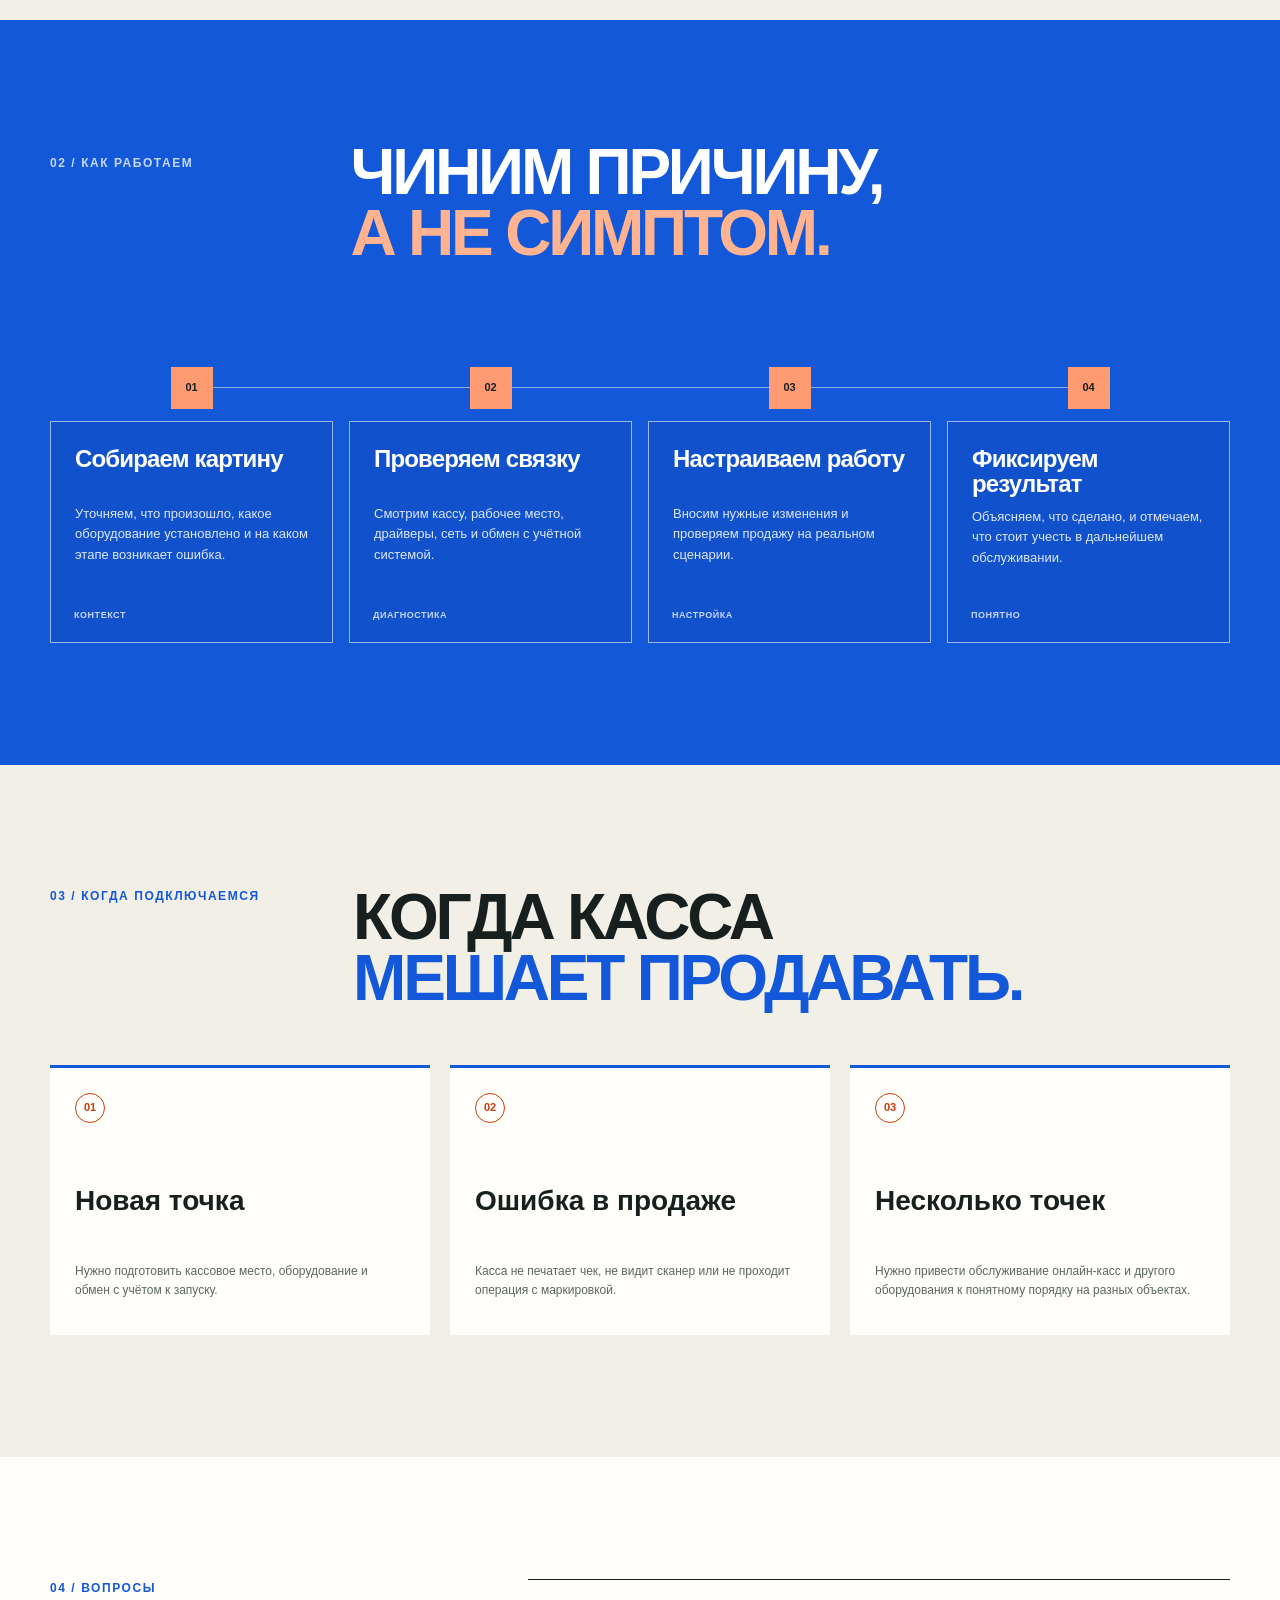
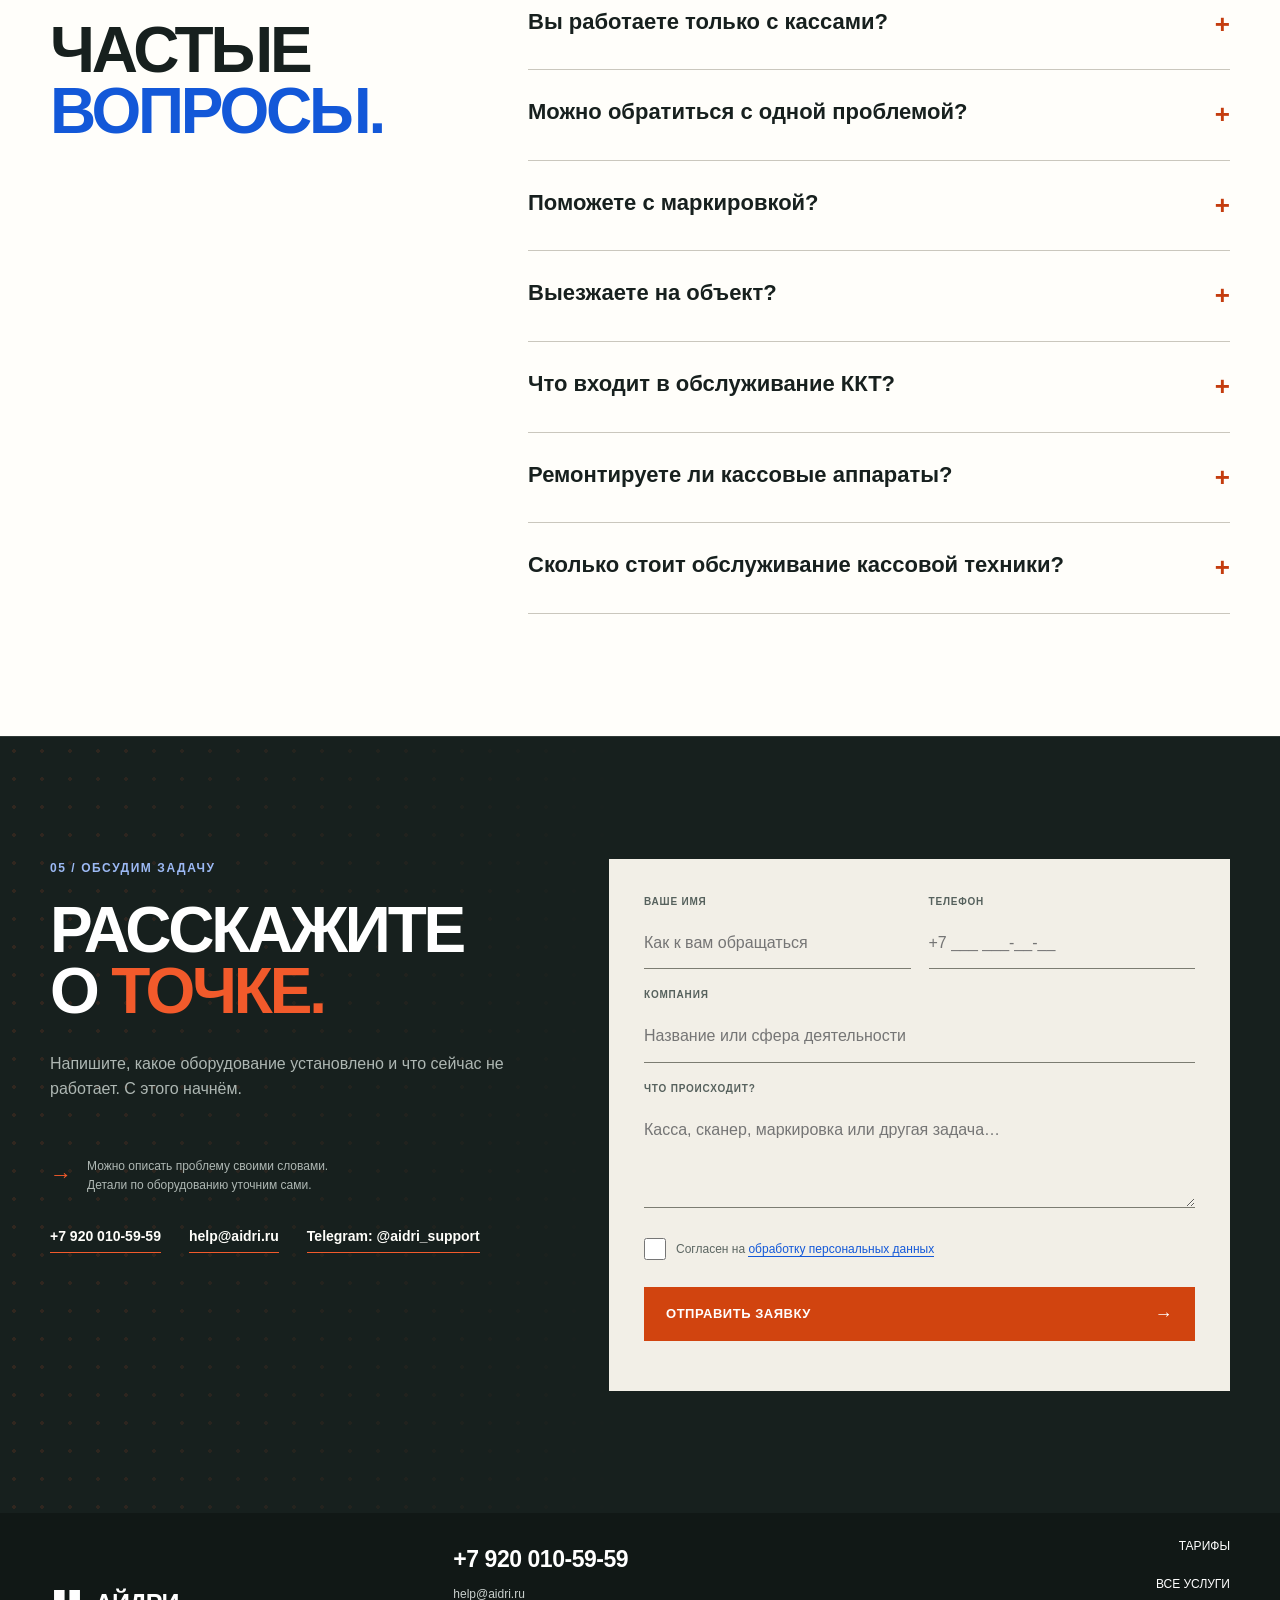
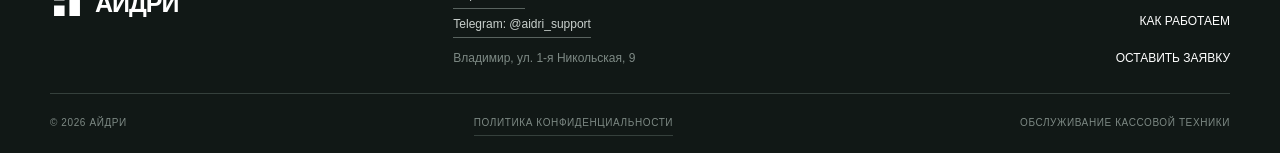
<file: uslugi/kassovaya-tehnika/index.html>
<!doctype html>
<html lang="ru" class="no-js">
  <head>
    <meta charset="UTF-8" />
    <meta name="viewport" content="width=device-width, initial-scale=1.0" />
    <meta name="robots" content="noindex, nofollow" />
    <meta name="description" content="Обслуживание и ремонт кассовой техники (ККТ) во Владимире и области: настройка, регистрация в налоговой, замена ФН, ремонт кассовых аппаратов, поддержка работы касс." />
    <meta name="theme-color" content="#f2efe7" />
    <title>Обслуживание и ремонт кассовой техники во Владимире — Айдри</title>
    <link rel="canonical" href="https://aidri.ru/uslugi/kassovaya-tehnika/" />
    <link rel="icon" href="../../favicon.ico" sizes="32x32" />
    <link rel="icon" type="image/svg+xml" href="../../favicon.svg" />
    <meta property="og:type" content="website" />
    <meta property="og:url" content="https://aidri.ru/uslugi/kassovaya-tehnika/" />
    <meta property="og:title" content="Обслуживание и ремонт кассовой техники во Владимире — Айдри" />
    <meta property="og:description" content="Обслуживание и ремонт кассовой техники (ККТ) во Владимире и области: настройка, регистрация в налоговой, замена ФН, ремонт кассовых аппаратов, поддержка работы касс." />
    <meta property="og:locale" content="ru_RU" />
    <link rel="stylesheet" href="../../styles.css?v=20260726-22" />
    <script type="application/ld+json">
    {
      "@context": "https://schema.org",
      "@type": "BreadcrumbList",
      "itemListElement": [
        { "@type": "ListItem", "position": 1, "name": "Главная", "item": "https://aidri.ru/" },
        { "@type": "ListItem", "position": 2, "name": "Услуги", "item": "https://aidri.ru/uslugi/" },
        { "@type": "ListItem", "position": 3, "name": "Кассовая техника", "item": "https://aidri.ru/uslugi/kassovaya-tehnika/" }
      ]
    }
    </script>
    <script type="application/ld+json">
    {
      "@context": "https://schema.org",
      "@type": "Service",
      "name": "Обслуживание и ремонт кассовой техники",
      "description": "Обслуживание и ремонт кассовой техники (ККТ) во Владимире и области: настройка, регистрация в налоговой, замена ФН, ремонт кассовых аппаратов, поддержка работы касс.",
      "url": "https://aidri.ru/uslugi/kassovaya-tehnika/",
      "areaServed": "Владимир и Владимирская область",
      "provider": { "@type": "Organization", "name": "Айдри", "url": "https://aidri.ru/" }
    }
    </script>
    <script type="application/ld+json">
    {
      "@context": "https://schema.org",
      "@type": "FAQPage",
      "mainEntity": [
        {
          "@type": "Question",
          "name": "Вы работаете только с кассами?",
          "acceptedAnswer": { "@type": "Answer", "text": "Нет. Подключаемся ко всей торговой точке: кассе, рабочему месту, сканерам, весам, сети и обмену с учётной системой." }
        },
        {
          "@type": "Question",
          "name": "Можно обратиться с одной проблемой?",
          "acceptedAnswer": { "@type": "Answer", "text": "Да. Опишем задачу, уточним конфигурацию и предложим подходящий формат работ." }
        },
        {
          "@type": "Question",
          "name": "Поможете с маркировкой?",
          "acceptedAnswer": { "@type": "Answer", "text": "Проверим оборудование и настройки, необходимые для работы с маркированным товаром, и разберём конкретную ошибку." }
        },
        {
          "@type": "Question",
          "name": "Выезжаете на объект?",
          "acceptedAnswer": { "@type": "Answer", "text": "Выезжаем, если задачу нельзя решить удалённо или нужно работать с оборудованием на точке." }
        },
        {
          "@type": "Question",
          "name": "Что входит в обслуживание ККТ?",
          "acceptedAnswer": { "@type": "Answer", "text": "Подключение и настройка кассы, замена и проверка ФН, регистрация ККТ в налоговой и перерегистрация при замене ФН. Также настраиваем сканеры, весы и принтеры чеков, помогаем с маркировкой и проверяем обмен с учётной системой." }
        },
        {
          "@type": "Question",
          "name": "Ремонтируете ли кассовые аппараты?",
          "acceptedAnswer": { "@type": "Answer", "text": "Ремонтируем и обслуживаем кассовые аппараты. При замене ФН делаем перерегистрацию ККТ в налоговой." }
        },
        {
          "@type": "Question",
          "name": "Сколько стоит обслуживание кассовой техники?",
          "acceptedAnswer": { "@type": "Answer", "text": "Зависит от числа касс и торговых точек, состава работ и формата — разовый выезд или регулярное обслуживание. Точный состав и стоимость фиксируем после знакомства с оборудованием и задачей." }
        }
      ]
    }
    </script>
  </head>
  <body>
    <a class="skip-link" href="#main">Перейти к содержанию</a>
    <header class="site-header is-scrolled" id="top" data-header="solid">
      <div class="shell header-inner">
        <a class="brand" href="../../" aria-label="Айдри — на главную"><svg class="brand-mark" viewBox="0 0 42 42" aria-hidden="true"><path d="M5 5h13v13H5zM24 5h13v32H24zM5 24h13v13H5z"/><path class="brand-mark-accent" d="M10 10h3v3h-3zM29 10h3v22h-3zM10 29h3v3h-3z"/></svg><span>Айдри</span></a>
        <button class="menu-toggle" type="button" aria-expanded="false" aria-controls="site-nav" data-menu-toggle><span>Меню</span><span class="menu-toggle-lines" aria-hidden="true"></span></button>
        <nav class="site-nav" id="site-nav" aria-label="Основная навигация" data-menu><a href="../">Услуги</a><a href="../../kommercheskoe-predlozhenie/">Тарифы</a><a href="../../#approach">Как работаем</a><a href="../../#situations">Задачи</a><a href="../../#contact">Контакты</a></nav>
        <a class="header-cta" href="#request">Обсудить задачу <span aria-hidden="true">↗</span></a>
      </div>
    </header>

    <main id="main">
      <section class="subpage-hero service-detail-hero">
        <div class="hero-grid" aria-hidden="true"></div>
        <div class="shell">
          <nav class="breadcrumbs" aria-label="Хлебные крошки"><a href="../../">Главная</a><span aria-hidden="true">/</span><a href="../">Услуги</a><span aria-hidden="true">/</span><span aria-current="page">Кассовая техника</span></nav>
          <div class="detail-hero-layout">
            <div class="detail-hero-copy">
              <p class="eyebrow"><span></span> Торговое оборудование</p>
              <h1 class="service-title-long">Обслуживание<span class="mobile-title-break"><br /></span> кассовой техники.<br /><em>Продажи не стоят.</em></h1>
              <p class="hero-lead">Подключаем и обслуживаем онлайн-кассы, сканеры, весы и периферию. Разбираемся с настройками, маркировкой и обменом с учётной системой.</p>
              <a class="button button-primary" href="#request">Обсудить задачу <span aria-hidden="true">→</span></a>
            </div>
            <aside class="service-passport" aria-label="Паспорт услуги">
              <div class="passport-head"><span>Паспорт услуги</span><strong>KKT / 04</strong></div>
              <dl>
                <div><dt>Для кого</dt><dd>Магазины, кафе, АЗС, торговые точки и сети</dd></div>
                <div><dt>Формат</dt><dd>Регулярное обслуживание или отдельная задача</dd></div>
                <div><dt>Зона работы</dt><dd>Владимир и Владимирская область</dd></div>
                <div><dt>Старт</dt><dd>Проверяем состав оборудования и ситуацию на точке</dd></div>
              </dl>
              <p>Состав работ определяем после изучения оборудования и используемых программ.</p>
            </aside>
          </div>
        </div>
      </section>

      <section class="section detail-intro">
        <div class="shell detail-intro-grid"><p class="section-index">01 / Что берём на себя</p><div><h2>Поддержка торговой точки — от кассы до обмена с учётом.</h2><p>Не ограничиваемся одной ошибкой на экране. Проверяем всю цепочку, от которой зависит продажа: рабочее место кассира, ККТ, сеть, маркировку и связь с учётной системой.</p></div></div>
      </section>

      <section class="section scope-section">
        <div class="shell"><div class="scope-grid">
          <article><span class="scope-code scope-num-circle">01</span><h3>Кассы и ККТ</h3><p>Подключаем и настраиваем кассовые аппараты распространённых моделей, включая АТОЛ.</p><ul><li>Регистрация и перерегистрация</li><li>Настройка драйверов</li><li>Замена и проверка ФН</li><li>Ремонт кассовых аппаратов</li></ul></article>
          <article class="scope-accent"><span class="scope-code scope-num-circle">02</span><h3>Торговое место</h3><p>Настраиваем периферию, с которой работает кассир.</p><ul><li>Сканеры штрихкода</li><li>Принтеры чеков и этикеток</li><li>Весы и денежные ящики</li></ul></article>
          <article><span class="scope-code scope-num-circle">03</span><h3>Маркировка</h3><p>Помогаем наладить операции с маркированным товаром.</p><ul><li>Проверка разрешительного режима</li><li>Подключение сканера</li><li>Разбор ошибок при продаже</li></ul></article>
          <article><span class="scope-code scope-num-circle">04</span><h3>Обмен с учётом</h3><p>Проверяем, как касса передаёт данные в учётную систему.</p><ul><li><a class="text-inline" href="../obsluzhivanie-1s/">Связка с 1С</a></li><li>Загрузка номенклатуры</li><li>Проверка обмена продажами</li></ul></article>
        </div></div>
      </section>

      <section class="section process-section">
        <div class="shell process-layout"><div><p class="section-index">02 / Как работаем</p><h2>Чиним причину,<br /><span>а не симптом.</span></h2></div><ol class="process-list">
          <li><span class="process-num">01</span><div><h3>Собираем картину</h3><p>Уточняем, что произошло, какое оборудование установлено и на каком этапе возникает ошибка.</p></div><span class="process-tag">Контекст</span></li>
          <li><span class="process-num">02</span><div><h3>Проверяем связку</h3><p>Смотрим кассу, рабочее место, драйверы, сеть и обмен с учётной системой.</p></div><span class="process-tag">Диагностика</span></li>
          <li><span class="process-num">03</span><div><h3>Настраиваем работу</h3><p>Вносим нужные изменения и проверяем продажу на реальном сценарии.</p></div><span class="process-tag">Настройка</span></li>
          <li><span class="process-num">04</span><div><h3>Фиксируем результат</h3><p>Объясняем, что сделано, и отмечаем, что стоит учесть в дальнейшем обслуживании.</p></div><span class="process-tag">Понятно</span></li>
        </ol></div>
      </section>

      <section class="section fit-section"><div class="shell"><div class="fit-title"><p class="section-index">03 / Когда подключаемся</p><h2>Когда касса<br /><span>мешает продавать.</span></h2></div><div class="fit-grid"><article><span>01</span><h3>Новая точка</h3><p>Нужно подготовить кассовое место, оборудование и обмен с учётом к запуску.</p></article><article><span>02</span><h3>Ошибка в продаже</h3><p>Касса не печатает чек, не видит сканер или не проходит операция с маркировкой.</p></article><article><span>03</span><h3>Несколько точек</h3><p>Нужно привести обслуживание онлайн-касс и другого оборудования к понятному порядку на разных объектах.</p></article></div></div></section>

      <section class="faq-section section"><div class="shell faq-layout"><div><p class="section-index">04 / Вопросы</p><h2>Частые<br /><span>вопросы.</span></h2></div><div class="faq-list">
        <details><summary>Вы работаете только с кассами?<span aria-hidden="true">+</span></summary><p>Нет. Подключаемся ко всей торговой точке: кассе, рабочему месту, сканерам, весам, сети и обмену с учётной системой.</p></details>
        <details><summary>Можно обратиться с одной проблемой?<span aria-hidden="true">+</span></summary><p>Да. Опишем задачу, уточним конфигурацию и предложим подходящий формат работ.</p></details>
        <details><summary>Поможете с маркировкой?<span aria-hidden="true">+</span></summary><p>Проверим оборудование и настройки, необходимые для работы с маркированным товаром, и разберём конкретную ошибку.</p></details>
        <details><summary>Выезжаете на объект?<span aria-hidden="true">+</span></summary><p>Выезжаем, если задачу нельзя решить удалённо или нужно работать с оборудованием на точке.</p></details>
        <details><summary>Что входит в обслуживание ККТ?<span aria-hidden="true">+</span></summary><p>Подключение и настройка кассы, замена и проверка ФН, регистрация ККТ в налоговой и перерегистрация при замене ФН. Также настраиваем сканеры, весы и принтеры чеков, помогаем с маркировкой и проверяем обмен с учётной системой.</p></details>
        <details><summary>Ремонтируете ли кассовые аппараты?<span aria-hidden="true">+</span></summary><p>Ремонтируем и обслуживаем кассовые аппараты. При замене ФН делаем перерегистрацию ККТ в налоговой.</p></details>
        <details><summary>Сколько стоит обслуживание кассовой техники?<span aria-hidden="true">+</span></summary><p>Зависит от числа касс и торговых точек, состава работ и формата — разовый выезд или регулярное обслуживание. Точный состав и стоимость фиксируем после знакомства с оборудованием и задачей.</p></details>
      </div></div></section>

      <section class="contact service-request" id="request">
        <div class="contact-pattern" aria-hidden="true"></div>
        <div class="shell contact-layout">
          <div class="contact-copy"><p class="section-index">05 / Обсудим задачу</p><h2>Расскажите<br />о <em>точке.</em></h2><p>Напишите, какое оборудование установлено и что сейчас не работает. С этого начнём.</p><div class="contact-note"><span aria-hidden="true">→</span><p>Можно описать проблему своими словами.<br />Детали по оборудованию уточним сами.</p></div>
            <div class="contact-channels">
              <a href="tel:+79200105959">+7 920 010-59-59</a>
              <a href="mailto:help@aidri.ru">help@aidri.ru</a>
              <a href="https://t.me/aidri_support" rel="noopener">Telegram: @aidri_support</a>
            </div>
          </div>
          <form class="lead-form" method="post" action="/api/lead.php" data-lead-form>
            <input class="hp-field" type="text" name="website" tabindex="-1" autocomplete="off" aria-hidden="true" />
            <input type="hidden" name="service" value="Кассовая техника" />
            <div class="field-row"><label><span>Ваше имя</span><input type="text" name="name" autocomplete="name" placeholder="Как к вам обращаться" required /></label><label><span>Телефон</span><input type="tel" name="phone" autocomplete="tel" inputmode="tel" pattern="[+0-9()\s\-]{10,18}" title="Телефон: 10–18 символов — цифры, +, скобки, пробелы и дефисы" placeholder="+7 ___ ___-__-__" required /></label></div>
            <label><span>Компания</span><input type="text" name="company" autocomplete="organization" placeholder="Название или сфера деятельности" /></label>
            <label><span>Что происходит?</span><textarea name="message" rows="3" placeholder="Касса, сканер, маркировка или другая задача…"></textarea></label>
            <label class="consent"><input type="checkbox" name="consent" value="yes" required /><span>Согласен на <a class="text-inline" href="../../politika-konfidencialnosti/" target="_blank" rel="noopener">обработку персональных данных</a></span></label>
            <button class="button button-submit" type="submit">Отправить заявку <span aria-hidden="true">→</span></button>
            <p class="form-status" role="status" data-form-status></p>
          </form>
        </div>
      </section>
    </main>

    <footer class="site-footer"><div class="shell footer-top"><a class="brand brand-footer" href="../../"><svg class="brand-mark" viewBox="0 0 42 42" aria-hidden="true"><path d="M5 5h13v13H5zM24 5h13v32H24zM5 24h13v13H5z"/></svg><span>Айдри</span></a><div class="footer-contacts"><a class="footer-phone" href="tel:+79200105959">+7 920 010-59-59</a><a href="mailto:help@aidri.ru">help@aidri.ru</a><a href="https://t.me/aidri_support" rel="noopener">Telegram: @aidri_support</a><p>Владимир, ул. 1-я Никольская, 9</p></div><nav aria-label="Навигация в подвале"><a href="../../kommercheskoe-predlozhenie/">Тарифы</a><a href="../">Все услуги</a><a href="../../#approach">Как работаем</a><a href="#request">Оставить заявку</a></nav></div><div class="shell footer-bottom"><span>© <span data-year></span> Айдри</span><a href="../../politika-konfidencialnosti/">Политика конфиденциальности</a><span>Обслуживание кассовой техники</span></div></footer>
    <script src="../../script.js?v=20260726-22" defer></script>
  </body>
</html>
</file>
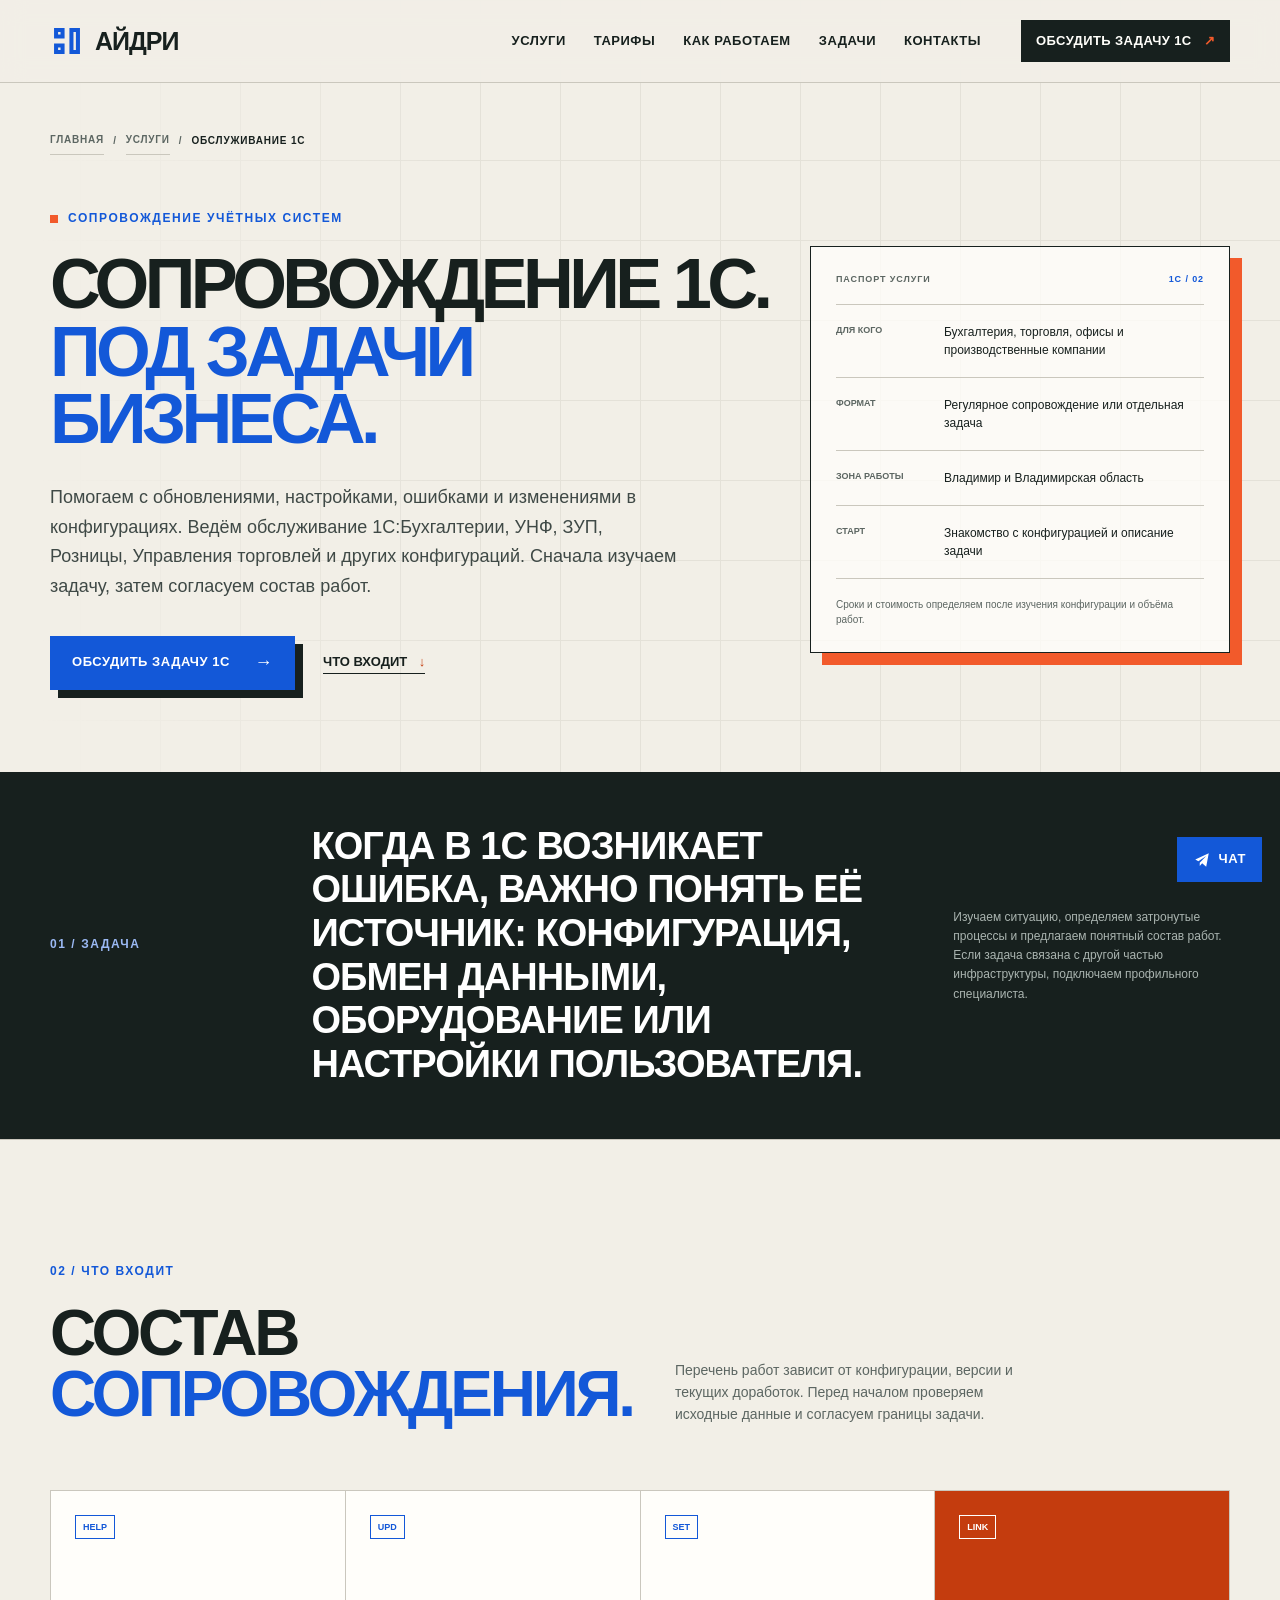
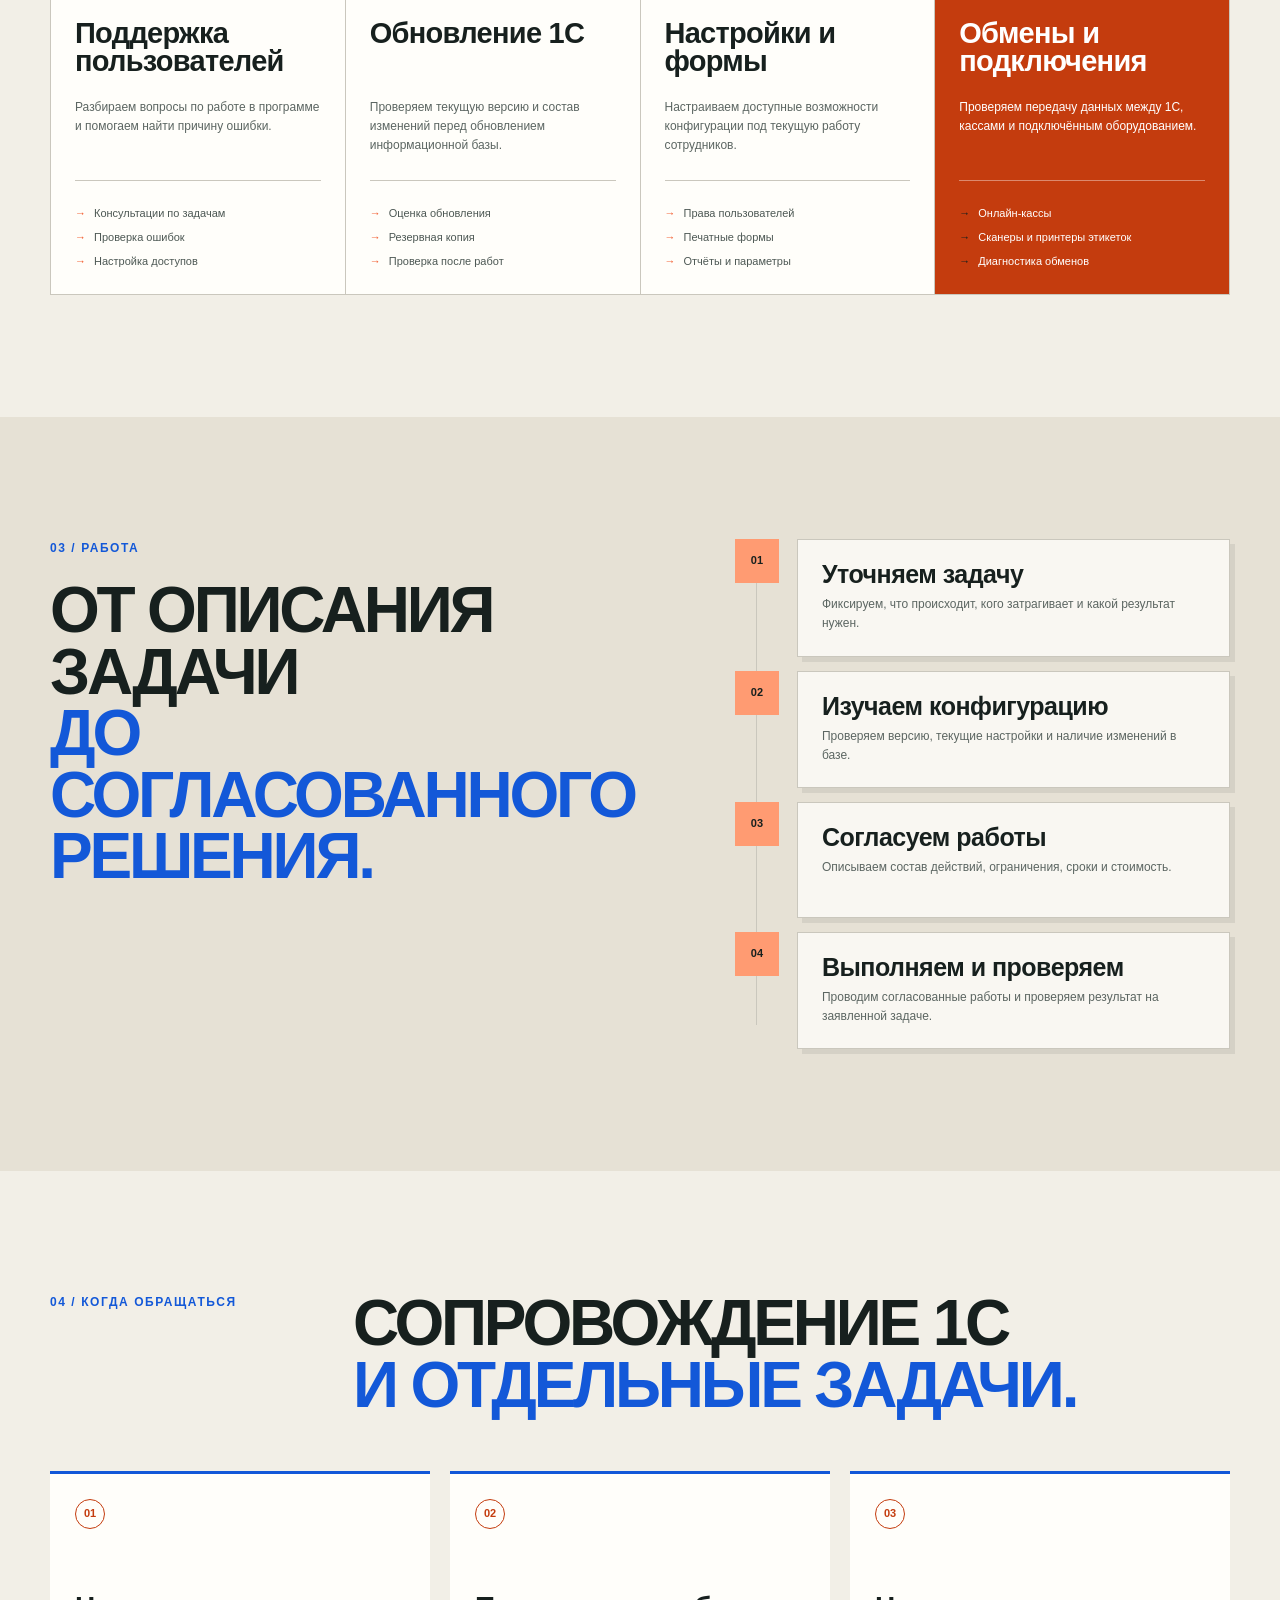
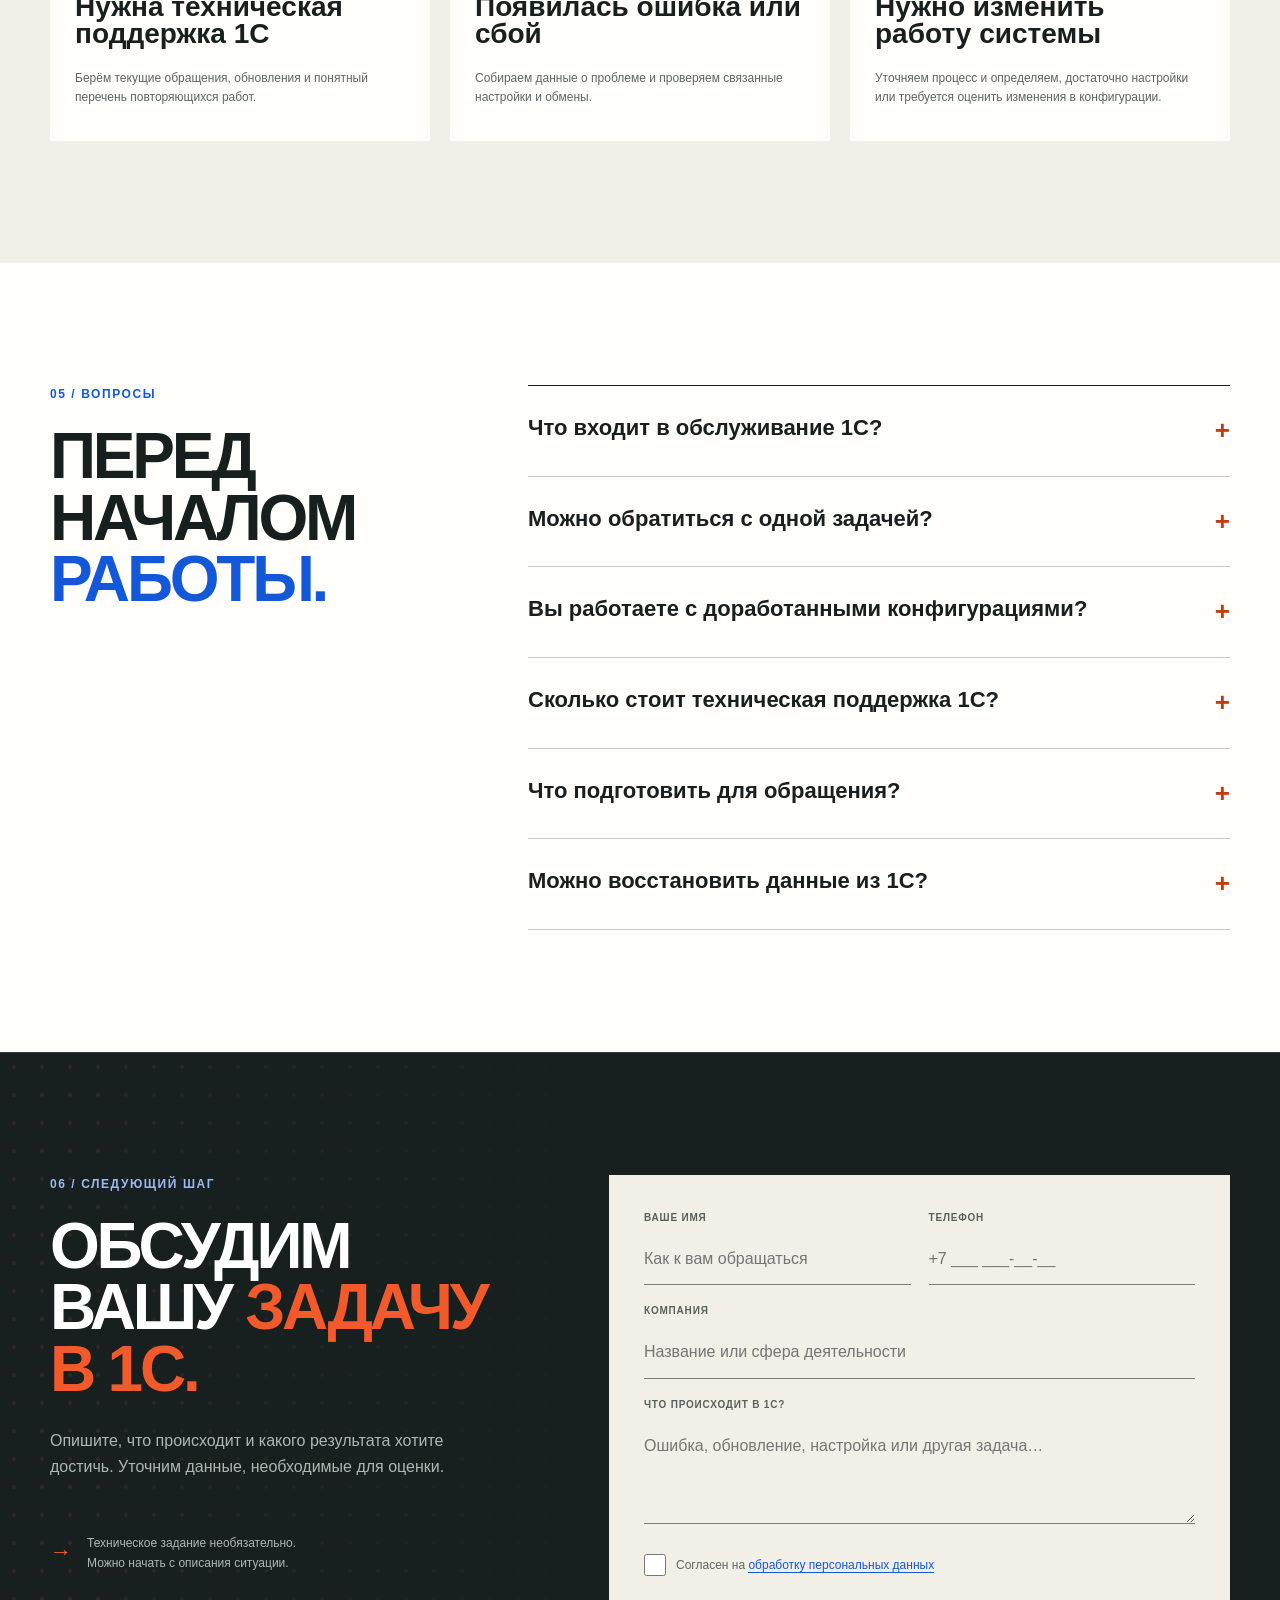
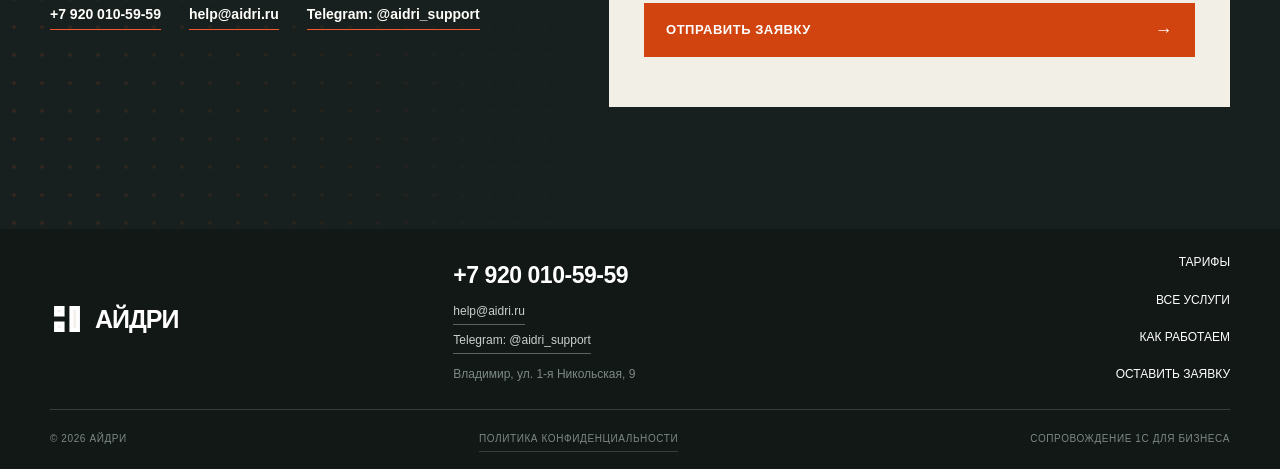
<file: uslugi/obsluzhivanie-1s/index.html>
<!doctype html>
<html lang="ru" class="no-js">
  <head>
    <meta charset="UTF-8" />
    <meta name="viewport" content="width=device-width, initial-scale=1.0" />
    <meta name="robots" content="noindex, nofollow" />
    <meta name="description" content="Сопровождение и обслуживание 1С для бизнеса во Владимире и области: обновления, настройка, исправление ошибок и разовые работы." />
    <meta name="theme-color" content="#f2efe7" />
    <title>Сопровождение и обслуживание 1С во Владимире — Айдри</title>
    <link rel="canonical" href="https://aidri.ru/uslugi/obsluzhivanie-1s/" />
    <link rel="icon" href="../../favicon.ico" sizes="32x32" />
    <link rel="icon" type="image/svg+xml" href="../../favicon.svg" />
    <meta property="og:type" content="website" />
    <meta property="og:url" content="https://aidri.ru/uslugi/obsluzhivanie-1s/" />
    <meta property="og:title" content="Сопровождение и обслуживание 1С во Владимире — Айдри" />
    <meta property="og:description" content="Сопровождение и обслуживание 1С для бизнеса во Владимире и области: обновления, настройка, исправление ошибок и разовые работы." />
    <meta property="og:locale" content="ru_RU" />
    <link rel="stylesheet" href="../../styles.css?v=20260726-22" />
    <script type="application/ld+json">
    {
      "@context": "https://schema.org",
      "@type": "BreadcrumbList",
      "itemListElement": [
        { "@type": "ListItem", "position": 1, "name": "Главная", "item": "https://aidri.ru/" },
        { "@type": "ListItem", "position": 2, "name": "Услуги", "item": "https://aidri.ru/uslugi/" },
        { "@type": "ListItem", "position": 3, "name": "Обслуживание 1С", "item": "https://aidri.ru/uslugi/obsluzhivanie-1s/" }
      ]
    }
    </script>
    <script type="application/ld+json">
    {
      "@context": "https://schema.org",
      "@type": "Service",
      "name": "Сопровождение и обслуживание 1С",
      "description": "Сопровождение и обслуживание 1С для бизнеса во Владимире и области: обновления, настройка, исправление ошибок и разовые работы.",
      "url": "https://aidri.ru/uslugi/obsluzhivanie-1s/",
      "areaServed": "Владимир и Владимирская область",
      "provider": { "@type": "Organization", "name": "Айдри", "url": "https://aidri.ru/" }
    }
    </script>
    <script type="application/ld+json">
    {
      "@context": "https://schema.org",
      "@type": "FAQPage",
      "mainEntity": [
        {
          "@type": "Question",
          "name": "Что входит в обслуживание 1С?",
          "acceptedAnswer": { "@type": "Answer", "text": "Поддержка пользователей и разбор ошибок, обновление информационных баз, настройка прав, печатных форм и отчётов, проверка обменов с кассами и другими системами. Точный перечень зависит от конфигурации и сделанных доработок." }
        },
        {
          "@type": "Question",
          "name": "Можно обратиться с одной задачей?",
          "acceptedAnswer": { "@type": "Answer", "text": "Работаем и с регулярным сопровождением, и с отдельными задачами." }
        },
        {
          "@type": "Question",
          "name": "Вы работаете с доработанными конфигурациями?",
          "acceptedAnswer": { "@type": "Answer", "text": "Сначала изучаем конфигурацию и сделанные ранее изменения. После проверки сможем определить состав и условия работ." }
        },
        {
          "@type": "Question",
          "name": "Сколько стоит техническая поддержка 1С?",
          "acceptedAnswer": { "@type": "Answer", "text": "Стоимость зависит от числа баз и пользователей, состава работ и формата — разовые работы или регулярное сопровождение. Точный состав и стоимость фиксируем после знакомства с задачей и конфигурацией." }
        },
        {
          "@type": "Question",
          "name": "Что подготовить для обращения?",
          "acceptedAnswer": { "@type": "Answer", "text": "Достаточно описать проблему, указать конфигурацию 1С и приложить текст или снимок ошибки, если он есть." }
        }
      ]
    }
    </script>
  </head>
  <body>
    <a class="skip-link" href="#main">Перейти к содержанию</a>

    <header class="site-header is-scrolled" id="top" data-header="solid">
      <div class="shell header-inner">
        <a class="brand" href="../../" aria-label="Айдри — на главную">
          <svg class="brand-mark" viewBox="0 0 42 42" aria-hidden="true"><path d="M5 5h13v13H5zM24 5h13v32H24zM5 24h13v13H5z"/><path class="brand-mark-accent" d="M10 10h3v3h-3zM29 10h3v22h-3zM10 29h3v3h-3z"/></svg>
          <span>Айдри</span>
        </a>
        <button class="menu-toggle" type="button" aria-expanded="false" aria-controls="site-nav" data-menu-toggle><span>Меню</span><span class="menu-toggle-lines" aria-hidden="true"></span></button>
        <nav class="site-nav" id="site-nav" aria-label="Основная навигация" data-menu>
          <a href="../">Услуги</a><a href="../../kommercheskoe-predlozhenie/">Тарифы</a><a href="../../#approach">Как работаем</a><a href="../../#situations">Задачи</a><a href="#request">Контакты</a>
        </nav>
        <a class="header-cta" href="#request">Обсудить задачу 1С <span aria-hidden="true">↗</span></a>
      </div>
    </header>

    <main id="main">
      <section class="subpage-hero service-detail-hero">
        <div class="hero-grid" aria-hidden="true"></div>
        <div class="shell">
          <nav class="breadcrumbs" aria-label="Хлебные крошки"><a href="../../">Главная</a><span aria-hidden="true">/</span><a href="../">Услуги</a><span aria-hidden="true">/</span><span aria-current="page">Обслуживание 1С</span></nav>
          <div class="detail-hero-layout">
            <div class="detail-hero-copy">
              <p class="eyebrow"><span></span> Сопровождение учётных систем</p>
              <h1 class="service-title-1c"><span class="keep-line">Сопровождение 1С.</span><br /><em>Под задачи бизнеса.</em></h1>
              <p class="hero-lead">Помогаем с обновлениями, настройками, ошибками и изменениями в конфигурациях. Ведём обслуживание 1С:Бухгалтерии, УНФ, ЗУП, Розницы, Управления торговлей и других конфигураций. Сначала изучаем задачу, затем согласуем состав работ.</p>
              <div class="hero-actions"><a class="button button-primary" href="#request">Обсудить задачу 1С <span aria-hidden="true">→</span></a><a class="text-link" href="#scope">Что входит <span aria-hidden="true">↓</span></a></div>
            </div>
            <aside class="service-passport" aria-label="Паспорт услуги">
              <div class="passport-head"><span>Паспорт услуги</span><strong>1C / 02</strong></div>
              <dl>
                <div><dt>Для кого</dt><dd>Бухгалтерия, торговля, офисы и производственные компании</dd></div>
                <div><dt>Формат</dt><dd>Регулярное сопровождение или отдельная задача</dd></div>
                <div><dt>Зона работы</dt><dd>Владимир и Владимирская область</dd></div>
                <div><dt>Старт</dt><dd>Знакомство с конфигурацией и описание задачи</dd></div>
              </dl>
              <p>Сроки и стоимость определяем после изучения конфигурации и объёма работ.</p>
            </aside>
          </div>
        </div>
      </section>

      <section class="detail-intro">
        <div class="shell detail-intro-grid">
          <p class="section-index">01 / Задача</p>
          <blockquote>Когда в 1С возникает ошибка, важно понять её источник: конфигурация, обмен данными, оборудование или настройки пользователя.</blockquote>
          <p>Изучаем ситуацию, определяем затронутые процессы и предлагаем понятный состав работ. Если задача связана с другой частью инфраструктуры, подключаем профильного специалиста.</p>
        </div>
      </section>

      <section class="section scope-section" id="scope">
        <div class="shell">
          <div class="section-heading scope-heading">
            <div><p class="section-index">02 / Что входит</p><h2>Состав<br /><span>сопровождения.</span></h2></div>
            <p>Перечень работ зависит от конфигурации, версии и текущих доработок. Перед началом проверяем исходные данные и согласуем границы задачи.</p>
          </div>
          <div class="scope-grid">
            <article><span class="scope-code">HELP</span><h3>Поддержка пользователей</h3><p>Разбираем вопросы по работе в программе и помогаем найти причину ошибки.</p><ul><li>Консультации по задачам</li><li>Проверка ошибок</li><li>Настройка доступов</li></ul></article>
            <article><span class="scope-code">UPD</span><h3>Обновление 1С</h3><p>Проверяем текущую версию и состав изменений перед обновлением информационной базы.</p><ul><li>Оценка обновления</li><li>Резервная копия</li><li>Проверка после работ</li></ul></article>
            <article><span class="scope-code">SET</span><h3>Настройки и формы</h3><p>Настраиваем доступные возможности конфигурации под текущую работу сотрудников.</p><ul><li>Права пользователей</li><li>Печатные формы</li><li>Отчёты и параметры</li></ul></article>
            <article class="scope-accent"><span class="scope-code">LINK</span><h3>Обмены и подключения</h3><p>Проверяем передачу данных между 1С, кассами и подключённым оборудованием.</p><ul><li>Онлайн-кассы</li><li>Сканеры и принтеры этикеток</li><li>Диагностика обменов</li></ul></article>
          </div>
        </div>
      </section>

      <section class="section start-section">
        <div class="shell start-layout">
          <div><p class="section-index">03 / Работа</p><h2>От описания задачи<br /><span>до согласованного решения.</span></h2></div>
          <ol class="start-steps">
            <li><span>01</span><div><h3>Уточняем задачу</h3><p>Фиксируем, что происходит, кого затрагивает и какой результат нужен.</p></div></li>
            <li><span>02</span><div><h3>Изучаем конфигурацию</h3><p>Проверяем версию, текущие настройки и наличие изменений в базе.</p></div></li>
            <li><span>03</span><div><h3>Согласуем работы</h3><p>Описываем состав действий, ограничения, сроки и стоимость.</p></div></li>
            <li><span>04</span><div><h3>Выполняем и проверяем</h3><p>Проводим согласованные работы и проверяем результат на заявленной задаче.</p></div></li>
          </ol>
        </div>
      </section>

      <section class="section fit-section">
        <div class="shell">
          <div class="fit-title"><p class="section-index">04 / Когда обращаться</p><h2>Сопровождение 1С<br /><span>и отдельные задачи.</span></h2></div>
          <div class="fit-grid">
            <article><span>01</span><h3>Нужна техническая поддержка 1С</h3><p>Берём текущие обращения, обновления и понятный перечень повторяющихся работ.</p></article>
            <article><span>02</span><h3>Появилась ошибка или сбой</h3><p>Собираем данные о проблеме и проверяем связанные настройки и обмены.</p></article>
            <article><span>03</span><h3>Нужно изменить работу системы</h3><p>Уточняем процесс и определяем, достаточно настройки или требуется оценить изменения в конфигурации.</p></article>
          </div>
        </div>
      </section>

      <section class="faq-section section">
        <div class="shell faq-layout">
          <div><p class="section-index">05 / Вопросы</p><h2>Перед началом<br /><span>работы.</span></h2></div>
          <div class="faq-list">
            <details><summary>Что входит в обслуживание 1С?<span aria-hidden="true">+</span></summary><p>Поддержка пользователей и разбор ошибок, обновление информационных баз, настройка прав, печатных форм и отчётов, проверка обменов с кассами и другими системами. Точный перечень зависит от конфигурации и сделанных доработок.</p></details>
            <details><summary>Можно обратиться с одной задачей?<span aria-hidden="true">+</span></summary><p>Работаем и с регулярным сопровождением, и с отдельными задачами.</p></details>
            <details><summary>Вы работаете с доработанными конфигурациями?<span aria-hidden="true">+</span></summary><p>Сначала изучаем конфигурацию и сделанные ранее изменения. После проверки сможем определить состав и условия работ.</p></details>
            <details><summary>Сколько стоит техническая поддержка 1С?<span aria-hidden="true">+</span></summary><p>Стоимость зависит от числа баз и пользователей, состава работ и формата — разовые работы или регулярное сопровождение. Точный состав и стоимость фиксируем после знакомства с задачей и конфигурацией.</p></details>
            <details><summary>Что подготовить для обращения?<span aria-hidden="true">+</span></summary><p>Достаточно описать проблему, указать конфигурацию 1С и приложить текст или снимок ошибки, если он есть.</p></details>
            <details><summary>Можно восстановить данные из 1С?<span aria-hidden="true">+</span></summary><p>Сначала оцениваем состояние базы, резервных копий и причину потери данных. После проверки сообщаем, можно ли восстановить данные и какой объём работ потребуется.</p></details>
          </div>
        </div>
      </section>

      <section class="contact service-request" id="request">
        <div class="contact-pattern" aria-hidden="true"></div>
        <div class="shell contact-layout">
          <div class="contact-copy"><p class="section-index">06 / Следующий шаг</p><h2>Обсудим вашу <em>задачу в 1С.</em></h2><p>Опишите, что происходит и какого результата хотите достичь. Уточним данные, необходимые для оценки.</p><div class="contact-note"><span aria-hidden="true">→</span><p>Техническое задание необязательно.<br />Можно начать с описания ситуации.</p></div>
            <div class="contact-channels">
              <a href="tel:+79200105959">+7 920 010-59-59</a>
              <a href="mailto:help@aidri.ru">help@aidri.ru</a>
              <a href="https://t.me/aidri_support" rel="noopener">Telegram: @aidri_support</a>
            </div>
          </div>
          <form class="lead-form" method="post" action="/api/lead.php" data-lead-form>
            <input class="hp-field" type="text" name="website" tabindex="-1" autocomplete="off" aria-hidden="true" />
            <input type="hidden" name="service" value="Обслуживание 1С" />
            <div class="field-row"><label><span>Ваше имя</span><input type="text" name="name" autocomplete="name" placeholder="Как к вам обращаться" required /></label><label><span>Телефон</span><input type="tel" name="phone" autocomplete="tel" inputmode="tel" pattern="[+0-9()\s\-]{10,18}" title="Телефон: 10–18 символов — цифры, +, скобки, пробелы и дефисы" placeholder="+7 ___ ___-__-__" required /></label></div>
            <label><span>Компания</span><input type="text" name="company" autocomplete="organization" placeholder="Название или сфера деятельности" /></label>
            <label><span>Что происходит в 1С?</span><textarea name="message" rows="3" placeholder="Ошибка, обновление, настройка или другая задача…"></textarea></label>
            <label class="consent"><input type="checkbox" name="consent" value="yes" required /><span>Согласен на <a class="text-inline" href="../../politika-konfidencialnosti/" target="_blank" rel="noopener">обработку персональных данных</a></span></label>
            <button class="button button-submit" type="submit">Отправить заявку <span aria-hidden="true">→</span></button><p class="form-status" role="status" aria-live="polite" data-form-status></p>
          </form>
        </div>
      </section>
    </main>

    <footer class="site-footer">
      <div class="shell footer-top"><a class="brand brand-footer" href="../../"><svg class="brand-mark" viewBox="0 0 42 42" aria-hidden="true"><path d="M5 5h13v13H5zM24 5h13v32H24zM5 24h13v13H5z"/><path class="brand-mark-accent" d="M10 10h3v3h-3zM29 10h3v22h-3zM10 29h3v3h-3z"/></svg><span>Айдри</span></a><div class="footer-contacts"><a class="footer-phone" href="tel:+79200105959">+7 920 010-59-59</a><a href="mailto:help@aidri.ru">help@aidri.ru</a><a href="https://t.me/aidri_support" rel="noopener">Telegram: @aidri_support</a><p>Владимир, ул. 1-я Никольская, 9</p></div><nav aria-label="Навигация в подвале"><a href="../../kommercheskoe-predlozhenie/">Тарифы</a><a href="../">Все услуги</a><a href="../../#approach">Как работаем</a><a href="#request">Оставить заявку</a></nav></div>
      <div class="shell footer-bottom"><span>© <span data-year></span> Айдри</span><a href="../../politika-konfidencialnosti/">Политика конфиденциальности</a><span>Сопровождение 1С для бизнеса</span></div>
    </footer>

    <script src="../../script.js?v=20260726-22" defer></script>
  </body>
</html>
</file>
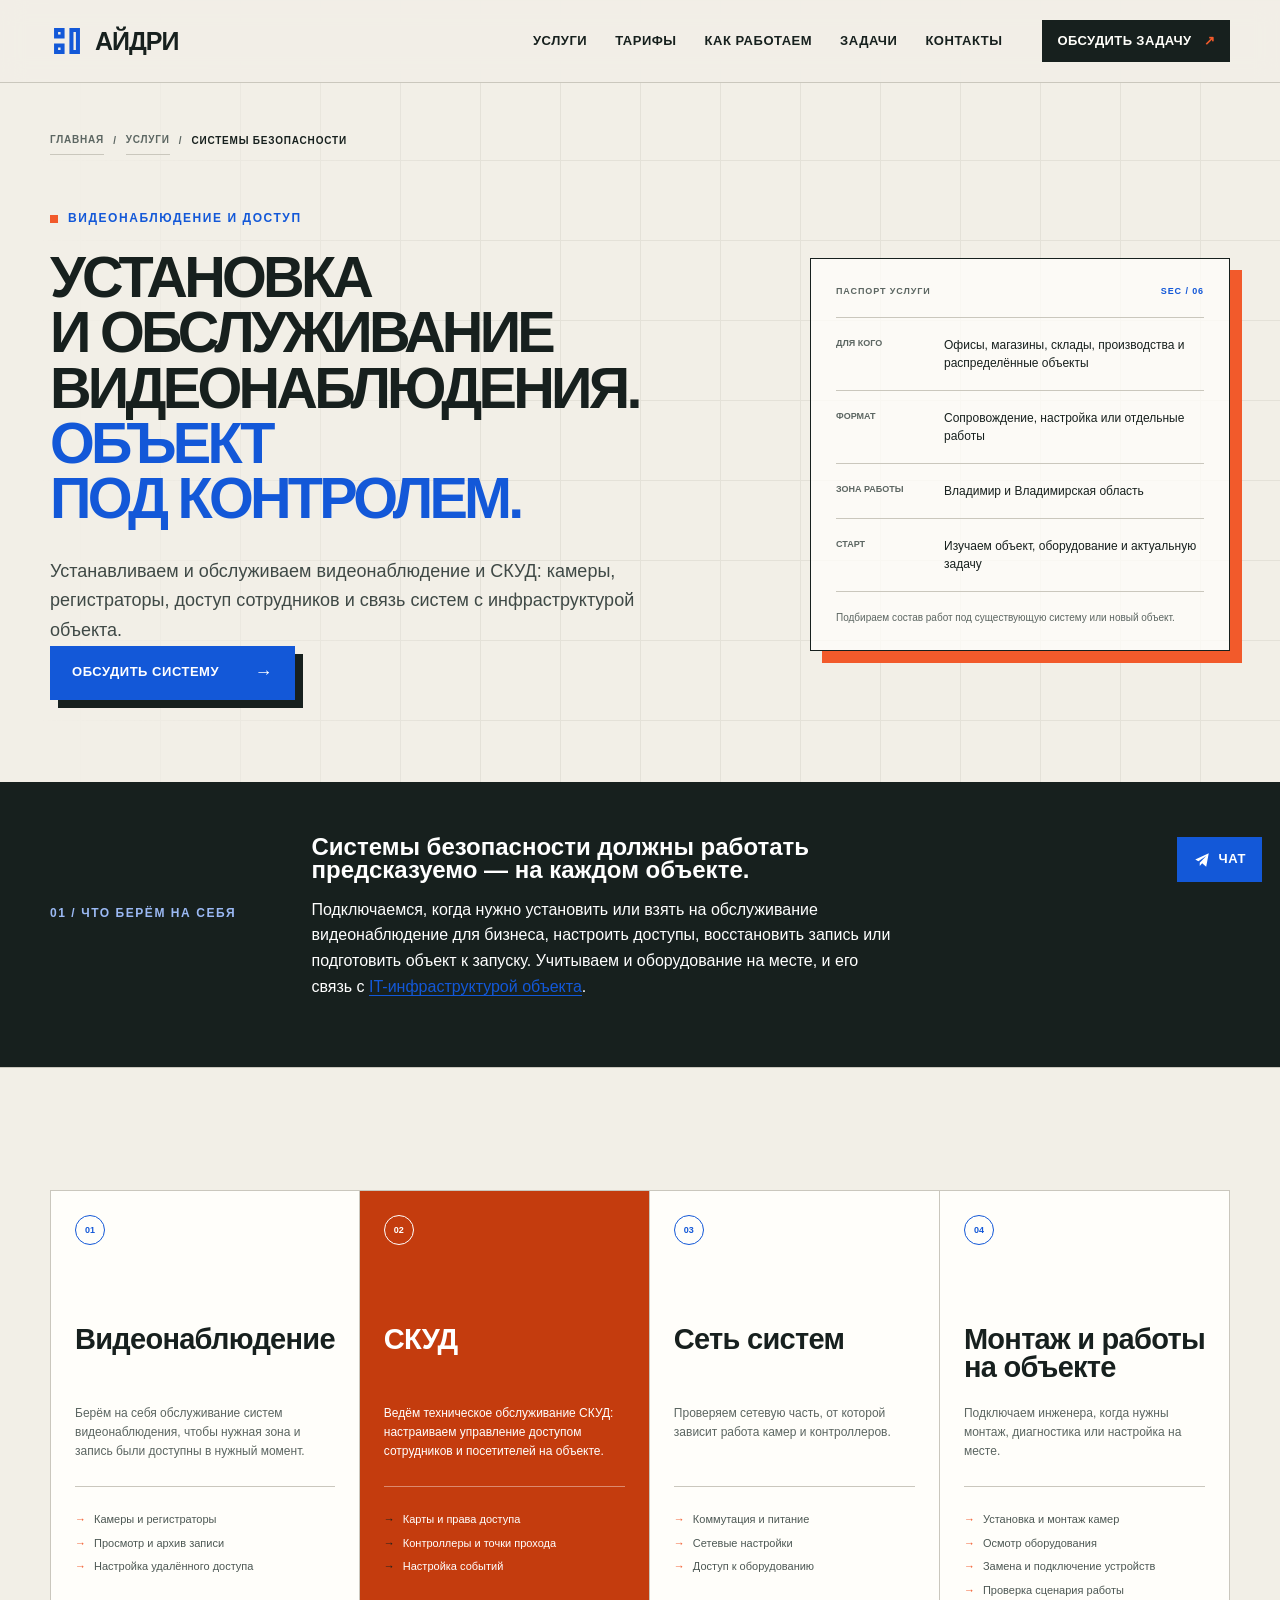
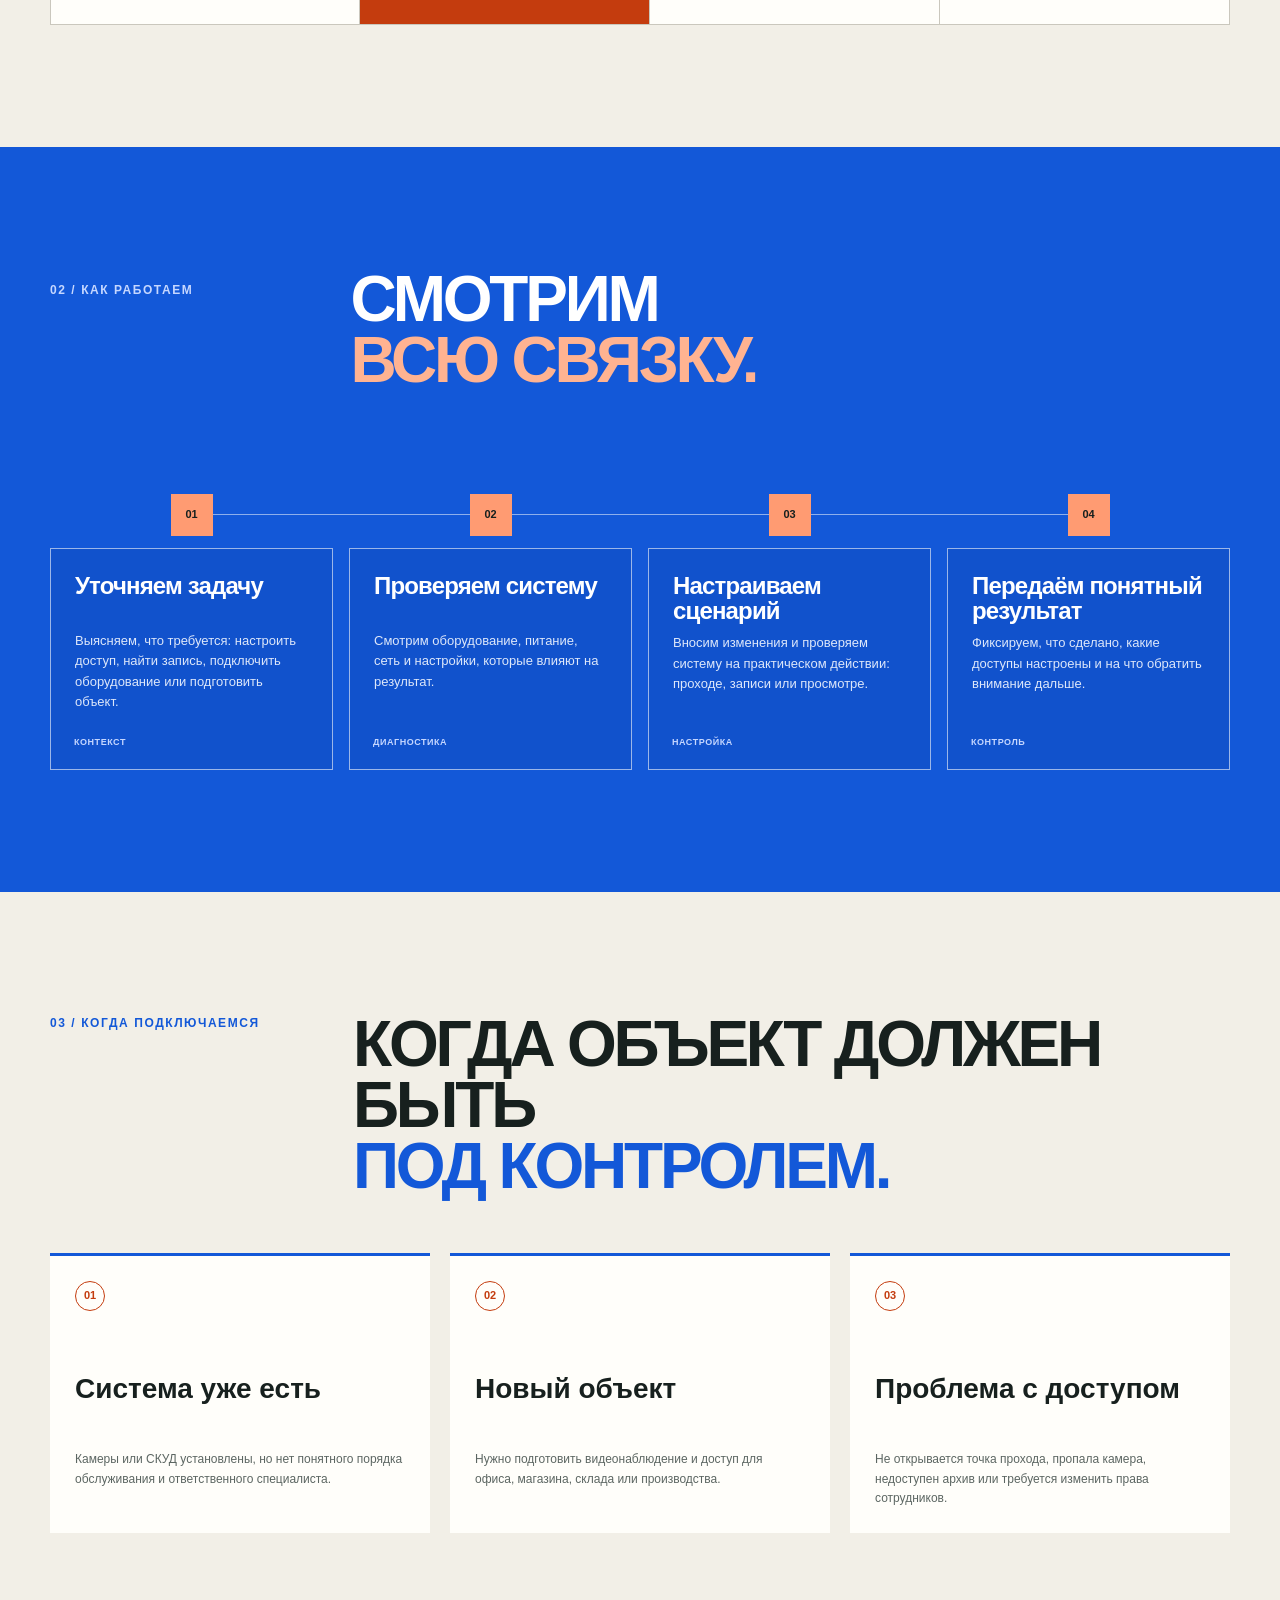
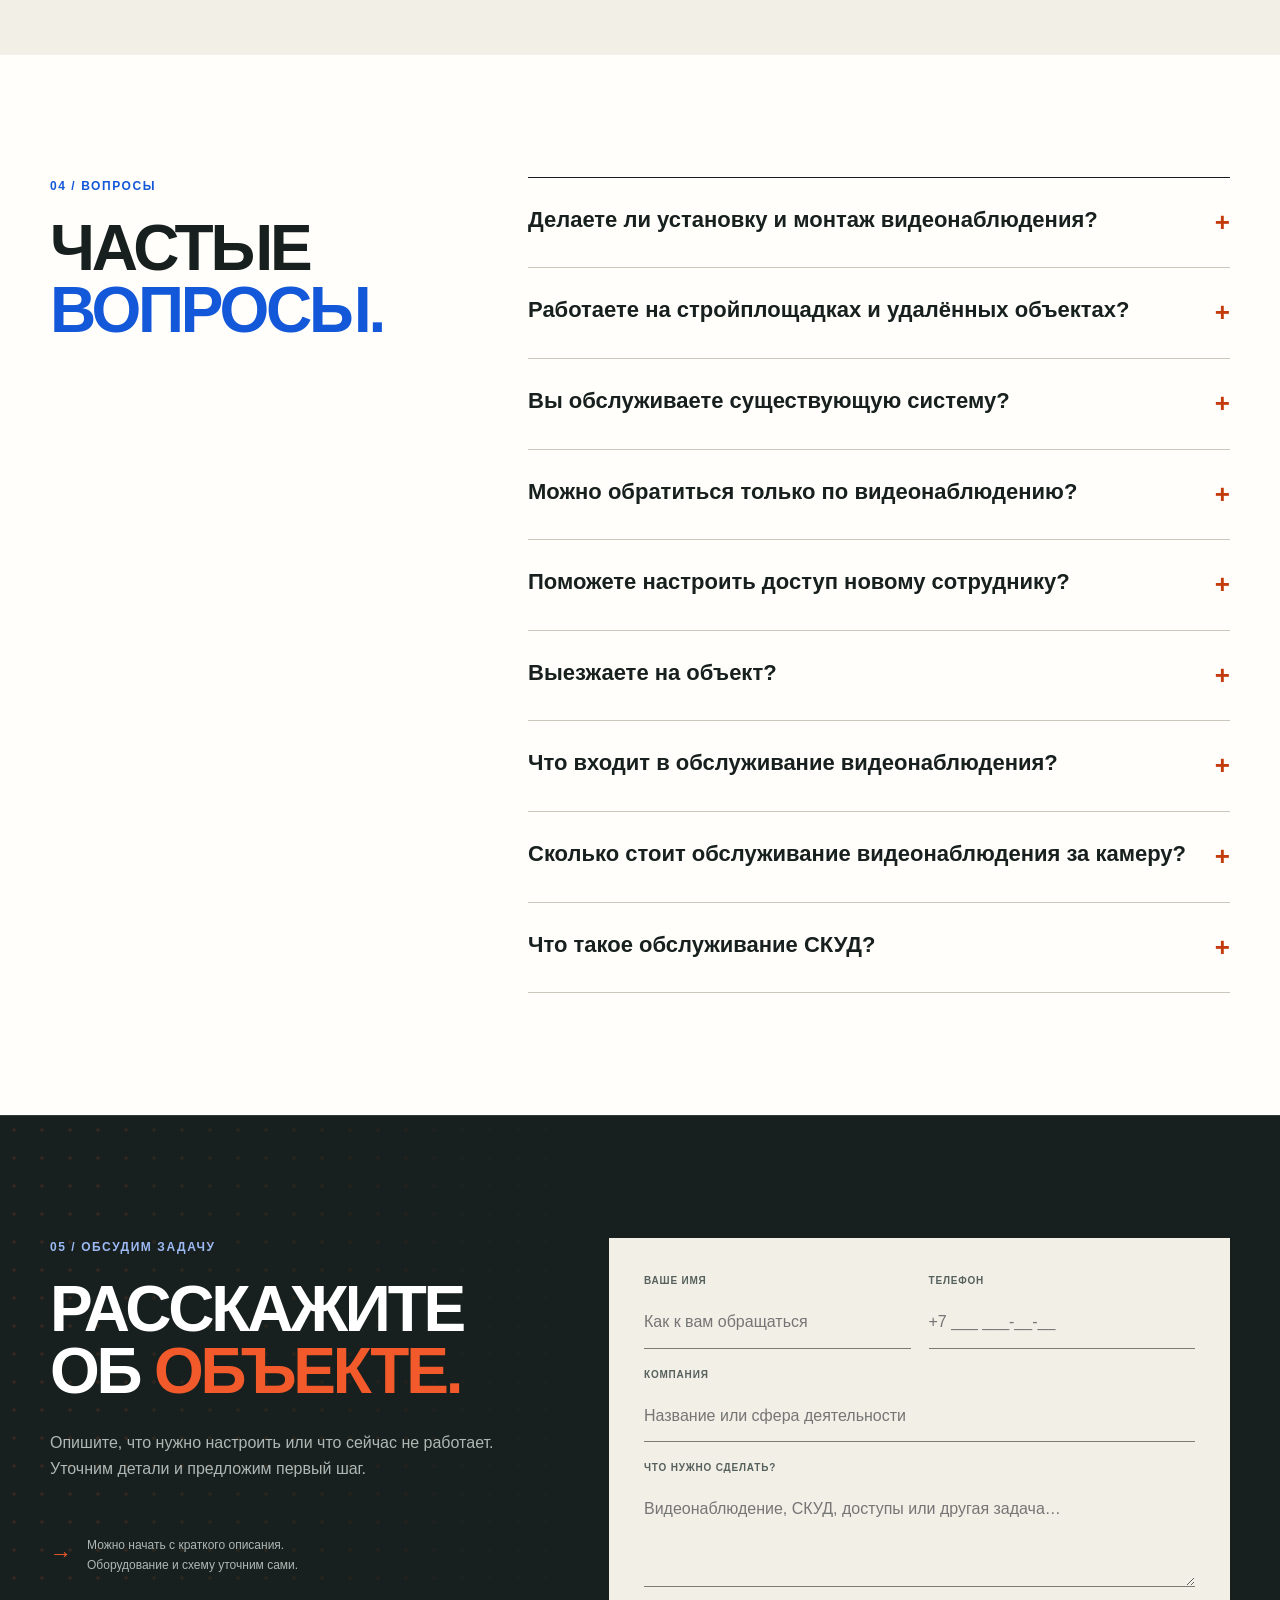
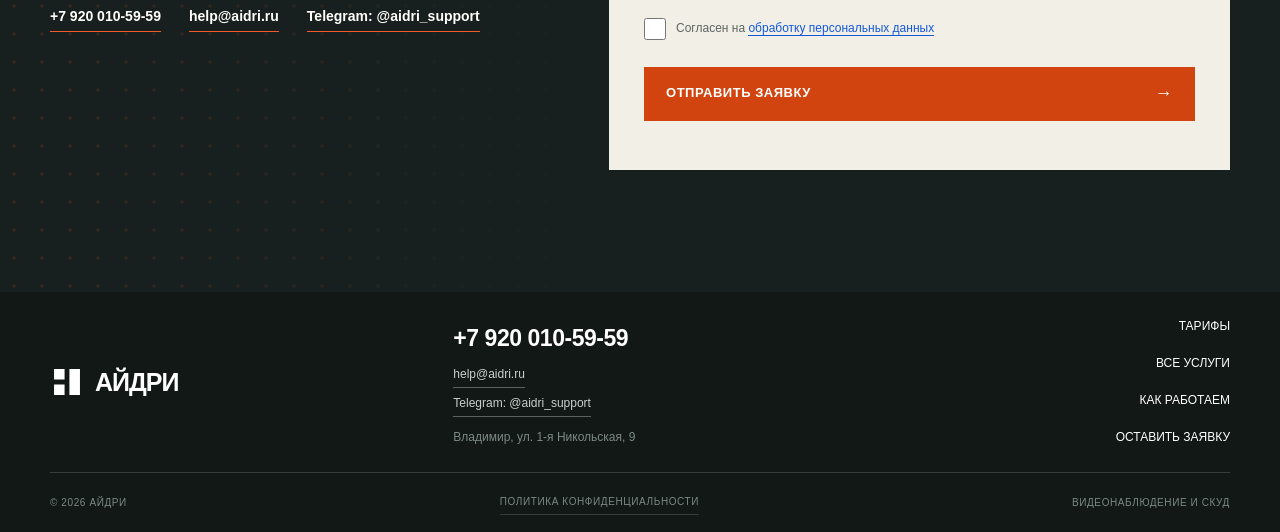
<file: uslugi/sistemy-bezopasnosti/index.html>
<!doctype html>
<html lang="ru" class="no-js">
  <head>
    <meta charset="UTF-8" />
    <meta name="viewport" content="width=device-width, initial-scale=1.0" />
    <meta name="robots" content="noindex, nofollow" />
    <meta name="description" content="Установка, монтаж и обслуживание видеонаблюдения и СКУД во Владимире и Владимирской области: камеры, регистраторы, доступ сотрудников, работы на объектах бизнеса." />
    <meta name="theme-color" content="#f2efe7" />
    <title>Установка и обслуживание видеонаблюдения и СКУД во Владимире — Айдри</title>
    <link rel="canonical" href="https://aidri.ru/uslugi/sistemy-bezopasnosti/" />
    <link rel="icon" href="../../favicon.ico" sizes="32x32" />
    <link rel="icon" type="image/svg+xml" href="../../favicon.svg" />
    <meta property="og:type" content="website" />
    <meta property="og:url" content="https://aidri.ru/uslugi/sistemy-bezopasnosti/" />
    <meta property="og:title" content="Установка и обслуживание видеонаблюдения и СКУД во Владимире — Айдри" />
    <meta property="og:description" content="Установка, монтаж и обслуживание видеонаблюдения и СКУД во Владимире и Владимирской области: камеры, регистраторы, доступ сотрудников, работы на объектах бизнеса." />
    <meta property="og:locale" content="ru_RU" />
    <link rel="stylesheet" href="../../styles.css?v=20260726-22" />
    <script type="application/ld+json">
    {
      "@context": "https://schema.org",
      "@type": "BreadcrumbList",
      "itemListElement": [
        {"@type": "ListItem", "position": 1, "name": "Главная", "item": "https://aidri.ru/"},
        {"@type": "ListItem", "position": 2, "name": "Услуги", "item": "https://aidri.ru/uslugi/"},
        {"@type": "ListItem", "position": 3, "name": "Системы безопасности", "item": "https://aidri.ru/uslugi/sistemy-bezopasnosti/"}
      ]
    }
    </script>
    <script type="application/ld+json">
    {
      "@context": "https://schema.org",
      "@type": "Service",
      "name": "Установка и обслуживание видеонаблюдения и СКУД",
      "description": "Установка, монтаж и обслуживание видеонаблюдения и СКУД во Владимире и Владимирской области: камеры, регистраторы, доступ сотрудников, работы на объектах бизнеса.",
      "url": "https://aidri.ru/uslugi/sistemy-bezopasnosti/",
      "areaServed": "Владимир и Владимирская область",
      "provider": {"@type": "Organization", "name": "Айдри", "url": "https://aidri.ru/"}
    }
    </script>
    <script type="application/ld+json">
    {
      "@context": "https://schema.org",
      "@type": "FAQPage",
      "mainEntity": [
        {"@type": "Question", "name": "Делаете ли установку и монтаж видеонаблюдения?", "acceptedAnswer": {"@type": "Answer", "text": "Устанавливаем и монтируем системы видеонаблюдения на объектах: в офисах, магазинах, на складах. Затем берём систему на обслуживание."}},
        {"@type": "Question", "name": "Вы обслуживаете существующую систему?", "acceptedAnswer": {"@type": "Answer", "text": "Обслуживаем. Сначала изучим оборудование и текущие настройки, затем предложим подходящий порядок работ."}},
        {"@type": "Question", "name": "Можно обратиться только по видеонаблюдению?", "acceptedAnswer": {"@type": "Answer", "text": "Видеонаблюдение и СКУД можно передать отдельно или вместе с IT-инфраструктурой объекта."}},
        {"@type": "Question", "name": "Поможете настроить доступ новому сотруднику?", "acceptedAnswer": {"@type": "Answer", "text": "Да, если у вас уже есть действующая система доступа. Уточним модель и порядок подключения."}},
        {"@type": "Question", "name": "Выезжаете на объект?", "acceptedAnswer": {"@type": "Answer", "text": "Направляем специалиста на площадку для осмотра, диагностики и работ с оборудованием."}},
        {"@type": "Question", "name": "Что входит в обслуживание видеонаблюдения?", "acceptedAnswer": {"@type": "Answer", "text": "Поддержка камер и регистраторов, настройка просмотра, архива записи и удалённого доступа. При необходимости проводим диагностику на объекте и проверяем сетевую часть, от которой зависит работа системы."}},
        {"@type": "Question", "name": "Сколько стоит обслуживание видеонаблюдения за камеру?", "acceptedAnswer": {"@type": "Answer", "text": "Единой ставки нет: расчёт зависит от числа камер, состояния системы и формата — отдельные работы или регулярное сопровождение. Точный состав и стоимость фиксируем после осмотра объекта и оборудования."}},
        {"@type": "Question", "name": "Что такое обслуживание СКУД?", "acceptedAnswer": {"@type": "Answer", "text": "Это поддержка системы контроля и управления доступом: контроллеры, считыватели, точки прохода, карты и права доступа сотрудников. Настраиваем события и проверяем работу системы на реальном проходе."}}
      ]
    }
    </script>
  </head>
  <body>
    <a class="skip-link" href="#main">Перейти к содержанию</a>
    <header class="site-header is-scrolled" id="top" data-header="solid">
      <div class="shell header-inner">
        <a class="brand" href="../../" aria-label="Айдри — на главную"><svg class="brand-mark" viewBox="0 0 42 42" aria-hidden="true"><path d="M5 5h13v13H5zM24 5h13v32H24zM5 24h13v13H5z"/><path class="brand-mark-accent" d="M10 10h3v3h-3zM29 10h3v22h-3zM10 29h3v3h-3z"/></svg><span>Айдри</span></a>
        <button class="menu-toggle" type="button" aria-expanded="false" aria-controls="site-nav" data-menu-toggle><span>Меню</span><span class="menu-toggle-lines" aria-hidden="true"></span></button>
        <nav class="site-nav" id="site-nav" aria-label="Основная навигация" data-menu><a href="../">Услуги</a><a href="../../kommercheskoe-predlozhenie/">Тарифы</a><a href="../../#approach">Как работаем</a><a href="../../#situations">Задачи</a><a href="../../#contact">Контакты</a></nav>
        <a class="header-cta" href="#request">Обсудить задачу <span aria-hidden="true">↗</span></a>
      </div>
    </header>

    <main id="main">
      <section class="subpage-hero service-detail-hero">
        <div class="hero-grid" aria-hidden="true"></div>
        <div class="shell">
          <nav class="breadcrumbs" aria-label="Хлебные крошки"><a href="../../">Главная</a><span aria-hidden="true">/</span><a href="../">Услуги</a><span aria-hidden="true">/</span><span aria-current="page">Системы безопасности</span></nav>
          <div class="detail-hero-layout">
            <div class="detail-hero-copy">
              <p class="eyebrow"><span></span> Видеонаблюдение и доступ</p>
              <h1 class="service-title-long">Установка <span class="keep-line">и обслуживание</span> видеонаблюдения.<br /><em>Объект <span class="keep-line">под контролем.</span></em></h1>
              <p class="hero-lead">Устанавливаем и обслуживаем видеонаблюдение и СКУД: камеры, регистраторы, доступ сотрудников и связь систем с инфраструктурой объекта.</p>
              <a class="button button-primary" href="#request">Обсудить систему <span aria-hidden="true">→</span></a>
            </div>
            <aside class="service-passport" aria-label="Паспорт услуги">
              <div class="passport-head"><span>Паспорт услуги</span><strong>SEC / 06</strong></div>
              <dl>
                <div><dt>Для кого</dt><dd>Офисы, магазины, склады, производства и распределённые объекты</dd></div>
                <div><dt>Формат</dt><dd>Сопровождение, настройка или отдельные работы</dd></div>
                <div><dt>Зона работы</dt><dd>Владимир и Владимирская область</dd></div>
                <div><dt>Старт</dt><dd>Изучаем объект, оборудование и актуальную задачу</dd></div>
              </dl>
              <p>Подбираем состав работ под существующую систему или новый объект.</p>
            </aside>
          </div>
        </div>
      </section>

      <section class="section detail-intro"><div class="shell detail-intro-grid"><p class="section-index">01 / Что берём на себя</p><div><h2>Системы безопасности должны работать предсказуемо — на каждом объекте.</h2><p>Подключаемся, когда нужно установить или взять на обслуживание видеонаблюдение для бизнеса, настроить доступы, восстановить запись или подготовить объект к запуску. Учитываем и оборудование на месте, и его связь с <a class="text-inline" href="../it-infrastruktura/">IT-инфраструктурой объекта</a>.</p></div></div></section>

      <section class="section scope-section"><div class="shell"><div class="scope-grid">
        <article id="videonablyudenie"><span class="scope-code scope-num-circle">01</span><h3>Видеонаблюдение</h3><p>Берём на себя обслуживание систем видеонаблюдения, чтобы нужная зона и запись были доступны в нужный момент.</p><ul><li>Камеры и регистраторы</li><li>Просмотр и архив записи</li><li>Настройка удалённого доступа</li></ul></article>
        <article class="scope-accent" id="skud"><span class="scope-code scope-num-circle">02</span><h3>СКУД</h3><p>Ведём техническое обслуживание СКУД: настраиваем управление доступом сотрудников и посетителей на объекте.</p><ul><li>Карты и права доступа</li><li>Контроллеры и точки прохода</li><li>Настройка событий</li></ul></article>
        <article><span class="scope-code scope-num-circle">03</span><h3>Сеть систем</h3><p>Проверяем сетевую часть, от которой зависит работа камер и контроллеров.</p><ul><li>Коммутация и питание</li><li>Сетевые настройки</li><li>Доступ к оборудованию</li></ul></article>
        <article><span class="scope-code scope-num-circle">04</span><h3>Монтаж и работы на объекте</h3><p>Подключаем инженера, когда нужны монтаж, диагностика или настройка на месте.</p><ul><li>Установка и монтаж камер</li><li>Осмотр оборудования</li><li>Замена и подключение устройств</li><li>Проверка сценария работы</li></ul></article>
      </div></div></section>

      <section class="section process-section"><div class="shell process-layout"><div><p class="section-index">02 / Как работаем</p><h2>Смотрим<br /><span>всю связку.</span></h2></div><ol class="process-list">
        <li><span class="process-num">01</span><div><h3>Уточняем задачу</h3><p>Выясняем, что требуется: настроить доступ, найти запись, подключить оборудование или подготовить объект.</p></div><span class="process-tag">Контекст</span></li>
        <li><span class="process-num">02</span><div><h3>Проверяем систему</h3><p>Смотрим оборудование, питание, сеть и настройки, которые влияют на результат.</p></div><span class="process-tag">Диагностика</span></li>
        <li><span class="process-num">03</span><div><h3>Настраиваем сценарий</h3><p>Вносим изменения и проверяем систему на практическом действии: проходе, записи или просмотре.</p></div><span class="process-tag">Настройка</span></li>
        <li><span class="process-num">04</span><div><h3>Передаём понятный результат</h3><p>Фиксируем, что сделано, какие доступы настроены и на что обратить внимание дальше.</p></div><span class="process-tag">Контроль</span></li>
      </ol></div></section>

      <section class="section fit-section"><div class="shell"><div class="fit-title"><p class="section-index">03 / Когда подключаемся</p><h2>Когда объект должен быть<br /><span>под контролем.</span></h2></div><div class="fit-grid"><article><span>01</span><h3>Система уже есть</h3><p>Камеры или СКУД установлены, но нет понятного порядка обслуживания и ответственного специалиста.</p></article><article><span>02</span><h3>Новый объект</h3><p>Нужно подготовить видеонаблюдение и доступ для офиса, магазина, склада или производства.</p></article><article><span>03</span><h3>Проблема с доступом</h3><p>Не открывается точка прохода, пропала камера, недоступен архив или требуется изменить права сотрудников.</p></article></div></div></section>

      <section class="faq-section section"><div class="shell faq-layout"><div><p class="section-index">04 / Вопросы</p><h2>Частые<br /><span>вопросы.</span></h2></div><div class="faq-list">
        <details><summary>Делаете ли установку и монтаж видеонаблюдения?<span aria-hidden="true">+</span></summary><p>Устанавливаем и монтируем системы видеонаблюдения в офисах, магазинах, на складах, производствах и удалённых площадках. Затем берём систему на обслуживание.</p></details>
        <details><summary>Работаете на стройплощадках и удалённых объектах?<span aria-hidden="true">+</span></summary><p>Да. Сначала изучаем условия на площадке, питание и связь, затем подбираем состав оборудования, монтаж и дальнейшее обслуживание системы.</p></details>
        <details><summary>Вы обслуживаете существующую систему?<span aria-hidden="true">+</span></summary><p>Обслуживаем. Сначала изучим оборудование и текущие настройки, затем предложим подходящий порядок работ.</p></details>
        <details><summary>Можно обратиться только по видеонаблюдению?<span aria-hidden="true">+</span></summary><p>Видеонаблюдение и СКУД можно передать отдельно или вместе с IT-инфраструктурой объекта.</p></details>
        <details><summary>Поможете настроить доступ новому сотруднику?<span aria-hidden="true">+</span></summary><p>Да, если у вас уже есть действующая система доступа. Уточним модель и порядок подключения.</p></details>
        <details><summary>Выезжаете на объект?<span aria-hidden="true">+</span></summary><p>Направляем специалиста на площадку для осмотра, диагностики и работ с оборудованием.</p></details>
        <details><summary>Что входит в обслуживание видеонаблюдения?<span aria-hidden="true">+</span></summary><p>Поддержка камер и регистраторов, настройка просмотра, архива записи и удалённого доступа. При необходимости проводим диагностику на объекте и проверяем сетевую часть, от которой зависит работа системы.</p></details>
        <details><summary>Сколько стоит обслуживание видеонаблюдения за камеру?<span aria-hidden="true">+</span></summary><p>Единой ставки нет: расчёт зависит от числа камер, состояния системы и формата — отдельные работы или регулярное сопровождение. Точный состав и стоимость фиксируем после осмотра объекта и оборудования.</p></details>
        <details><summary>Что такое обслуживание СКУД?<span aria-hidden="true">+</span></summary><p>Это поддержка системы контроля и управления доступом: контроллеры, считыватели, точки прохода, карты и права доступа сотрудников. Настраиваем события и проверяем работу системы на реальном проходе.</p></details>
      </div></div></section>

      <section class="contact service-request" id="request">
        <div class="contact-pattern" aria-hidden="true"></div>
        <div class="shell contact-layout">
          <div class="contact-copy"><p class="section-index">05 / Обсудим задачу</p><h2>Расскажите<br />об <em>объекте.</em></h2><p>Опишите, что нужно настроить или что сейчас не работает. Уточним детали и предложим первый шаг.</p><div class="contact-note"><span aria-hidden="true">→</span><p>Можно начать с краткого описания.<br />Оборудование и схему уточним сами.</p></div>
            <div class="contact-channels">
              <a href="tel:+79200105959">+7 920 010-59-59</a>
              <a href="mailto:help@aidri.ru">help@aidri.ru</a>
              <a href="https://t.me/aidri_support" rel="noopener">Telegram: @aidri_support</a>
            </div>
          </div>
          <form class="lead-form" method="post" action="/api/lead.php" data-lead-form>
            <input class="hp-field" type="text" name="website" tabindex="-1" autocomplete="off" aria-hidden="true" />
            <input type="hidden" name="service" value="Системы безопасности" />
            <div class="field-row"><label><span>Ваше имя</span><input type="text" name="name" autocomplete="name" placeholder="Как к вам обращаться" required /></label><label><span>Телефон</span><input type="tel" name="phone" autocomplete="tel" inputmode="tel" pattern="[+0-9()\s\-]{10,18}" title="Телефон: 10–18 символов — цифры, +, скобки, пробелы и дефисы" placeholder="+7 ___ ___-__-__" required /></label></div>
            <label><span>Компания</span><input type="text" name="company" autocomplete="organization" placeholder="Название или сфера деятельности" /></label>
            <label><span>Что нужно сделать?</span><textarea name="message" rows="3" placeholder="Видеонаблюдение, СКУД, доступы или другая задача…"></textarea></label>
            <label class="consent"><input type="checkbox" name="consent" value="yes" required /><span>Согласен на <a class="text-inline" href="../../politika-konfidencialnosti/" target="_blank" rel="noopener">обработку персональных данных</a></span></label>
            <button class="button button-submit" type="submit">Отправить заявку <span aria-hidden="true">→</span></button>
            <p class="form-status" role="status" data-form-status></p>
          </form>
        </div>
      </section>
    </main>

    <footer class="site-footer"><div class="shell footer-top"><a class="brand brand-footer" href="../../"><svg class="brand-mark" viewBox="0 0 42 42" aria-hidden="true"><path d="M5 5h13v13H5zM24 5h13v32H24zM5 24h13v13H5z"/></svg><span>Айдри</span></a><div class="footer-contacts"><a class="footer-phone" href="tel:+79200105959">+7 920 010-59-59</a><a href="mailto:help@aidri.ru">help@aidri.ru</a><a href="https://t.me/aidri_support" rel="noopener">Telegram: @aidri_support</a><p>Владимир, ул. 1-я Никольская, 9</p></div><nav aria-label="Навигация в подвале"><a href="../../kommercheskoe-predlozhenie/">Тарифы</a><a href="../">Все услуги</a><a href="../../#approach">Как работаем</a><a href="#request">Оставить заявку</a></nav></div><div class="shell footer-bottom"><span>© <span data-year></span> Айдри</span><a href="../../politika-konfidencialnosti/">Политика конфиденциальности</a><span>Видеонаблюдение и СКУД</span></div></footer>
    <script src="../../script.js?v=20260726-22" defer></script>
  </body>
</html>
</file>
<file: styles.css>
:root {
  --paper: #f2efe7;
  --paper-deep: #e7e1d4;
  --ink: #17201e;
  --muted: #5c6662;
  --line: #cac7bd;
  --blue: #1358d8;
  --blue-deep: #0d3f9f;
  --orange: #f25a2b;
  --orange-deep: #c43c0e;
  --white: #fffefa;
  --display: "Arial Narrow", "Franklin Gothic Medium", "Nimbus Sans Narrow", sans-serif;
  --body: "Trebuchet MS", "Lucida Sans Unicode", sans-serif;
  --shell: min(1180px, calc(100% - 48px));
}

* { box-sizing: border-box; }
html { scroll-behavior: smooth; }
[id] { scroll-margin-top: 96px; }
body {
  margin: 0;
  overflow-x: clip;
  color: var(--ink);
  background: var(--paper);
  font-family: var(--body);
  font-size: 16px;
  line-height: 1.6;
  -webkit-font-smoothing: antialiased;
}
a { color: inherit; text-decoration: none; }
button, input, textarea { font: inherit; }
button, a { -webkit-tap-highlight-color: transparent; }
.shell { width: var(--shell); margin-inline: auto; }
.skip-link {
  position: fixed; left: 16px; top: 12px; z-index: 99; padding: 10px 14px;
  color: white; background: var(--ink); transform: translateY(-150%);
}
.skip-link:focus { transform: translateY(0); }

.site-header {
  position: fixed; inset: 0 0 auto; z-index: 20; border-bottom: 1px solid transparent;
  transition: background .25s ease, border-color .25s ease, transform .25s ease;
}
.site-header.is-scrolled { background: rgba(242, 239, 231, .94); border-color: var(--line); backdrop-filter: blur(12px); }
.header-inner { height: 82px; display: flex; align-items: center; gap: 40px; }
.brand { display: inline-flex; align-items: center; gap: 11px; font-family: var(--display); font-size: 25px; font-weight: 900; letter-spacing: -.04em; text-transform: uppercase; }
.brand-mark { width: 34px; height: 34px; fill: var(--blue); }
.brand-mark-accent { fill: var(--paper); }
.site-nav { display: flex; align-items: center; gap: 28px; margin-left: auto; }
.site-nav a { position: relative; font-size: 13px; font-weight: 700; letter-spacing: .04em; text-transform: uppercase; }
.site-nav a::after { content: ""; position: absolute; left: 0; right: 100%; bottom: -5px; height: 2px; background: var(--orange); transition: right .2s ease; }
.site-nav a:hover::after, .site-nav a:focus-visible::after { right: 0; }
.header-cta { padding: 11px 15px; color: var(--white); background: var(--ink); font-size: 13px; font-weight: 700; text-transform: uppercase; letter-spacing: .03em; }
.header-cta span { margin-left: 8px; color: var(--orange); }
.menu-toggle { display: none; }

.hero { position: relative; min-height: 760px; padding: 154px 0 76px; overflow: hidden; border-bottom: 1px solid var(--ink); }
.hero::before { content: ""; position: absolute; width: 520px; height: 520px; right: -260px; top: -90px; border-radius: 50%; border: 110px solid rgba(19, 88, 216, .07); }
.hero-grid { position: absolute; inset: 0; opacity: .34; background-image: linear-gradient(var(--line) 1px, transparent 1px), linear-gradient(90deg, var(--line) 1px, transparent 1px); background-size: 80px 80px; -webkit-mask-image: linear-gradient(to right, transparent 3%, #000 36%, #000 100%); mask-image: linear-gradient(to right, transparent 3%, #000 36%, #000 100%); }
.hero-layout { position: relative; display: grid; grid-template-columns: 1.06fr .94fr; gap: 72px; align-items: center; }
.eyebrow, .section-index { margin: 0 0 22px; color: var(--blue); font-size: 12px; font-weight: 800; letter-spacing: .13em; text-transform: uppercase; }
.eyebrow { display: flex; align-items: center; gap: 10px; }
.eyebrow span { width: 8px; height: 8px; background: var(--orange); }
h1, h2, h3 { margin: 0; font-family: var(--display); line-height: .96; }
h1 { max-width: 680px; font-size: clamp(48px, 5vw, 78px); font-stretch: condensed; letter-spacing: -.065em; text-transform: uppercase; }
h1 em, h2 span, .contact h2 em { color: var(--blue); font-style: normal; }
h1 .keep-line, h2 .keep-line { color: inherit; }
.hero-lead { max-width: 600px; margin: 30px 0 0; color: #3f4946; font-size: 18px; line-height: 1.65; }
.hero-actions { display: flex; align-items: center; gap: 28px; margin-top: 34px; }
.button { display: inline-flex; justify-content: space-between; align-items: center; min-height: 54px; padding: 0 22px; border: 0; cursor: pointer; font-size: 13px; font-weight: 800; letter-spacing: .04em; text-transform: uppercase; transition: transform .2s ease, background .2s ease; }
.button:hover { transform: translateY(-2px); }
.button-primary { min-width: 245px; color: white; background: var(--blue); box-shadow: 8px 8px 0 var(--ink); }
.button-primary:hover { background: var(--blue-deep); }
.button span { font-size: 18px; }
.text-link { border-bottom: 1px solid var(--ink); font-size: 13px; font-weight: 800; text-transform: uppercase; }
.text-inline { color: var(--blue); border-bottom: 1px solid currentColor; }
.text-inline:hover { color: var(--blue-deep); }
.text-link span { margin-left: 8px; color: var(--orange-deep); }
.hero-facts { display: grid; grid-template-columns: repeat(3, 1fr); gap: 0; margin: 54px 0 0; padding: 20px 0 0; border-top: 1px solid var(--line); list-style: none; }
.hero-facts li { padding-right: 18px; color: #4f5b57; font-size: 12px; line-height: 1.45; }
.hero-facts strong { display: block; margin-bottom: 7px; color: var(--orange-deep); font-size: 11px; }

.operations-card { position: relative; min-height: 510px; padding: 20px; border: 1px solid #b4b5ae; background: rgba(255, 254, 250, .72); box-shadow: 18px 18px 0 rgba(23,32,30,.08); }
.operations-card::before, .operations-card::after { content: ""; position: absolute; width: 18px; height: 18px; }
.operations-card::before { left: -1px; top: -1px; border-left: 4px solid var(--orange); border-top: 4px solid var(--orange); }
.operations-card::after { right: -1px; bottom: -1px; border-right: 4px solid var(--blue); border-bottom: 4px solid var(--blue); }
.operations-topline { display: flex; justify-content: space-between; padding-bottom: 14px; border-bottom: 1px solid var(--line); font-size: 10px; font-weight: 800; letter-spacing: .11em; text-transform: uppercase; }
.live-label { display: flex; align-items: center; gap: 7px; color: #53605b; }
.live-label i { width: 7px; height: 7px; border-radius: 50%; background: #2aa86c; box-shadow: 0 0 0 4px rgba(42,168,108,.14); }
.operations-core { position: relative; height: 365px; overflow: hidden; }
.operations-core::before, .operations-core::after { content: ""; position: absolute; inset: 50% auto auto 50%; border: 1px solid #c3c7c2; border-radius: 50%; transform: translate(-50%, -50%); }
.operations-core::before { width: 256px; height: 256px; }
.operations-core::after { width: 150px; height: 150px; border-style: dashed; animation: rotate 25s linear infinite; }
.pulse { position: absolute; inset: 50% auto auto 50%; width: 310px; height: 310px; border: 1px solid rgba(19,88,216,.18); border-radius: 50%; transform: translate(-50%,-50%); animation: pulse 3s ease-out infinite; }
.pulse-two { animation-delay: 1.5s; }
.core-logo { position: absolute; left: 50%; top: 50%; z-index: 2; width: 110px; height: 110px; display: grid; place-items: center; background: var(--blue); color: white; transform: translate(-50%, -50%); box-shadow: 10px 10px 0 rgba(23,32,30,.13); }
.core-logo svg { width: 45px; fill: white; }
.core-logo span { margin-top: -20px; font-family: var(--display); font-size: 12px; font-weight: 900; letter-spacing: .11em; }
.node { position: absolute; z-index: 3; min-width: 48px; padding: 6px 7px; border: 1px solid var(--ink); background: var(--paper); font: 800 10px/1 var(--body); text-align: center; box-shadow: 4px 4px 0 var(--orange); }
.node-one { top: 19%; left: 12%; }.node-two { top: 17%; right: 10%; }.node-three { top: 46%; right: 2%; }.node-four { bottom: 18%; right: 16%; }.node-five { bottom: 15%; left: 15%; }.node-six { top: 48%; left: 1%; }
.support-route { display: grid; grid-template-columns: 1fr auto 1fr auto 1fr; align-items: center; gap: 9px; padding-top: 13px; border-top: 1px solid var(--line); }
.support-route div { display: flex; flex-direction: column; }
.support-route span { color: var(--blue); font-size: 9px; font-weight: 900; }
.support-route strong { font-size: 10px; text-transform: uppercase; }
.support-route i { display: block; width: 22px; height: 1px; background: var(--orange); }
@keyframes pulse { from { opacity: .8; transform: translate(-50%,-50%) scale(.62); } to { opacity: 0; transform: translate(-50%,-50%) scale(1.12); } }
@keyframes rotate { to { transform: translate(-50%, -50%) rotate(360deg); } }

.section { padding: 122px 0; }
.services { background: #e6e1d5; }
.section-heading { display: grid; grid-template-columns: 1fr 2.25fr 1fr; gap: 42px; align-items: end; margin-bottom: 64px; }
.section-heading .section-index { align-self: start; }
.section-heading h2, .contact h2 { font-size: clamp(46px, 5vw, 76px); letter-spacing: -.05em; text-transform: uppercase; }
.section-heading > p:last-child { margin: 0; color: var(--muted); font-size: 14px; }
.service-grid { display: grid; grid-template-columns: repeat(4, 1fr); gap: 1px; padding: 1px; background: var(--line); }
.service-card { position: relative; min-height: 370px; display: flex; flex-direction: column; justify-content: space-between; padding: 24px; background: var(--white); overflow: hidden; transition: color .25s ease, background .25s ease; }
.service-card-wide { grid-column: span 2; }
.service-number, .situation-grid span, .fit-grid span, .directory-num { box-sizing: border-box; display: inline-flex; align-items: center; justify-content: center; width: 30px; height: 30px; border: 1px solid currentColor; border-radius: 50%; align-self: flex-start; justify-self: start; }
.service-number { font-size: 11px; font-weight: 900; color: var(--blue); }
.scope-code.scope-num-circle { width: 30px; height: 30px; padding: 0; display: inline-flex; align-items: center; justify-content: center; border-radius: 50%; }
.hero-facts strong { box-sizing: border-box; display: inline-flex; align-items: center; justify-content: center; width: 28px; height: 28px; border: 1px solid currentColor; border-radius: 50%; }
.service-symbol { align-self: center; width: 92px; height: 92px; display: grid; place-items: center; color: var(--blue); transition: transform .3s ease; }
.service-symbol svg { width: 100%; height: 100%; fill: none; stroke: currentColor; stroke-width: 2; }
.service-symbol-square { border: 2px solid currentColor; font-family: var(--display); font-size: 34px; font-weight: 900; }
.service-card p { margin: 0 0 8px; color: var(--muted); font-size: 11px; letter-spacing: .06em; text-transform: uppercase; }
.service-card h3 { max-width: 300px; font-size: 28px; line-height: 1.08; letter-spacing: -.025em; }
.service-card div > span { display: inline-block; margin-top: 16px; color: var(--blue); font-size: 11px; font-weight: 800; text-transform: uppercase; }
.service-card-orange { grid-column: span 3; background: var(--orange-deep); color: white; }
.service-card-orange .service-number, .service-card-orange p, .service-card-orange div > span, .service-card-orange .service-symbol { color: white; }
@media (hover: hover) {
  .service-card:hover { color: white; background: var(--blue); }
  .service-card:hover .service-number, .service-card:hover p, .service-card:hover div > span { color: white; }
  .service-card:hover .service-symbol { color: white; transform: scale(1.08) rotate(-4deg); }
  .service-card-orange:hover { background: var(--ink); }
}

.approach, .process-section { color: white; background: var(--blue); }
.approach-layout, .process-layout { display: grid; grid-template-columns: repeat(12, minmax(0, 1fr)); gap: 22px; align-items: start; }
.approach-intro, .process-layout > div { display: grid; grid-column: 1 / -1; grid-template-columns: repeat(12, minmax(0, 1fr)); column-gap: 22px; align-items: start; }
.approach .section-index, .process-section .section-index { color: #c6d7ff; }
.approach-intro .section-index, .process-layout > div .section-index { grid-column: span 3; margin-top: 12px; }
.approach h2, .process-layout h2 { grid-column: 4 / -1; margin: 0; font-size: clamp(46px, 5vw, 72px); line-height: .96; letter-spacing: -.05em; text-transform: uppercase; }
.approach h2 span, .process-layout h2 span { color: #ffb391; }
.approach-intro > p:not(.section-index) { grid-column: 4 / span 5; max-width: 490px; margin: 30px 0 34px; color: #dde7fa; font-size: 15px; }
.button-light { color: var(--ink); background: white; }
.process-list { position: relative; grid-column: 1 / -1; display: grid; grid-template-columns: repeat(4, minmax(0, 1fr)); gap: 16px; margin: 80px 0 0; padding: 0; list-style: none; }
.process-list::before { display: none; }
.process-list li { position: relative; min-height: 276px; display: flex; flex-direction: column; color: white; }
.process-list li:not(:last-child)::after { content: ""; position: absolute; z-index: 0; top: 20px; left: 50%; width: calc(100% + 16px); height: 1px; background: rgba(255,255,255,.52); }
.process-num { position: relative; z-index: 1; align-self: center; width: 42px; height: 42px; display: grid; place-items: center; color: var(--ink); background: #ff9b72; font-size: 11px; font-weight: 900; }
.process-list li > div { flex: 1; margin-top: 12px; padding: 24px 24px 48px; border: 1px solid rgba(255,255,255,.58); background: rgba(11,61,160,.22); }
.process-list h3 { min-height: 2em; margin: 0 0 10px; font-family: "Bahnschrift", "Aptos", "Trebuchet MS", sans-serif; font-size: 24px; font-weight: 700; line-height: 1.06; letter-spacing: -.035em; }
.process-list p { max-width: 250px; margin: 0; color: #dde7fa; font-family: "Aptos", "Trebuchet MS", sans-serif; font-size: 13px; line-height: 1.58; }
.process-tag { position: absolute; z-index: 1; bottom: 20px; left: 24px; color: #c6d7ff; font-family: "Bahnschrift", "Aptos", sans-serif; font-size: 9px; font-weight: 700; text-transform: uppercase; letter-spacing: .06em; }

.situations { background: #e6e1d5; }
.compact-heading { grid-template-columns: 1fr 3.3fr; align-items: start; }
.situation-grid { display: grid; grid-template-columns: repeat(4, 1fr); gap: 20px; }
.situation-grid article { min-height: 260px; padding: 24px; border-top: 3px solid var(--ink); background: rgba(255,255,255,.4); }
.situation-grid article:nth-child(even) { transform: translateY(28px); }
.situation-grid span { color: var(--orange-deep); font-size: 11px; font-weight: 900; }
.situation-grid h3 { margin-top: 70px; font-size: 27px; letter-spacing: -.025em; }
.situation-grid p { margin: 14px 0 0; color: var(--muted); font-size: 13px; }

.contact { position: relative; padding: 122px 0; overflow: hidden; background: var(--ink); color: white; }
.contact-pattern { position: absolute; inset: 0 50% 0 0; opacity: .12; background-image: radial-gradient(circle at center, var(--orange) 2px, transparent 2px); background-size: 28px 28px; -webkit-mask-image: linear-gradient(90deg,#000,transparent); mask-image: linear-gradient(90deg,#000,transparent); }
.contact-layout { position: relative; display: grid; grid-template-columns: .85fr 1.15fr; gap: 100px; }
.contact .section-index { color: #9cb9f4; }
.contact h2 em { color: var(--orange); }
.contact-copy > p:not(.section-index) { max-width: 470px; margin: 28px 0; color: #aeb7b3; }
.contact-note { display: flex; align-items: flex-start; gap: 15px; margin-top: 55px; }
.contact-note > span { color: var(--orange); font-size: 22px; }
.contact-note p { margin: 0; font-size: 12px; color: #aeb7b3; }
.contact-channels { display: flex; flex-wrap: wrap; gap: 10px 28px; margin-top: 26px; }
.contact-channels a { padding-block: 4px; color: var(--white); font-size: 14px; font-weight: 700; border-bottom: 1px solid var(--orange); }
.contact-channels a:hover { border-color: var(--white); }
.lead-form { padding: 35px; background: var(--paper); color: var(--ink); }
.field-row { display: grid; grid-template-columns: 1fr 1fr; gap: 18px; }
.lead-form label:not(.consent) { display: block; margin-bottom: 18px; }
.lead-form label > span:first-child { display: block; margin-bottom: 7px; color: #56615d; font-size: 10px; font-weight: 800; letter-spacing: .08em; text-transform: uppercase; }
.lead-form input, .lead-form textarea { width: 100%; padding: 13px 0; border: 0; border-bottom: 1px solid #7c7c72; outline: none; border-radius: 0; background: transparent; color: var(--ink); }
.lead-form input:focus, .lead-form textarea:focus { border-color: var(--blue); box-shadow: 0 2px 0 var(--blue); }
.lead-form textarea { resize: vertical; }
.consent { display: flex; align-items: center; gap: 10px; min-height: 32px; margin: 2px 0 22px; color: var(--muted); font-size: 12px; }
.consent input { width: 22px; height: 22px; flex-shrink: 0; margin: 0; accent-color: var(--blue); }
.button-submit { width: 100%; color: white; background: #d1440f; }
.button-submit:hover { background: #b93b0d; }
.form-status { min-height: 1.5em; margin: 10px 0 -12px; color: var(--muted); font-size: 11px; }
.hp-field { position: absolute !important; left: -9999px; width: 1px; height: 1px; overflow: hidden; }
.chat-fab { position: fixed; right: 18px; bottom: 18px; z-index: 30; display: inline-flex; align-items: center; gap: 8px; padding: 12px 16px; color: white; background: var(--blue); font-size: 13px; font-weight: 800; letter-spacing: .04em; text-transform: uppercase; box-shadow: 6px 6px 0 var(--ink); transition: transform .2s ease, background .2s ease; }
.chat-fab:hover { transform: translateY(-2px); background: var(--blue-deep); }
.chat-fab svg { width: 18px; height: 18px; fill: currentColor; }
.tariff-grid { display: grid; grid-template-columns: repeat(3, 1fr); gap: 20px; }
.tariff-card { display: flex; flex-direction: column; padding: 26px 24px 24px; background: var(--white); border-top: 3px solid var(--blue); box-shadow: 0 0 0 1px var(--line); }
.tariff-head { display: flex; justify-content: space-between; align-items: center; color: var(--muted); font-size: 10px; font-weight: 800; letter-spacing: .1em; text-transform: uppercase; }
.tariff-badge { padding: 4px 7px; border: 1px solid var(--orange); color: var(--orange-deep); font-size: 9px; font-weight: 900; letter-spacing: .08em; }
.tariff-card h3 { margin-top: 16px; font-size: 26px; letter-spacing: -.02em; }
.tariff-price { margin: 16px 0 0; font-family: var(--display); font-size: 44px; font-weight: 900; line-height: 1; letter-spacing: -.03em; }
.tariff-price span { display: block; margin-top: 6px; color: var(--muted); font-family: var(--body); font-size: 11px; font-weight: 700; letter-spacing: .06em; text-transform: uppercase; }
.tariff-card ul { flex: 1; margin: 20px 0 24px; padding: 18px 0 0; border-top: 1px solid var(--line); list-style: none; }
.tariff-card li { margin-top: 8px; color: #4d5854; font-size: 12px; }
.tariff-card li::before { content: "→"; margin-right: 8px; color: var(--orange-deep); }
.tariff-card .button { width: 100%; }
.tariff-featured { background: var(--ink); color: white; border-top-color: var(--orange); }
.tariff-featured .tariff-head { color: #929b97; }
.tariff-featured .tariff-badge { color: #ffb391; border-color: var(--orange); }
.tariff-featured .tariff-price span { color: #929b97; }
.tariff-featured ul { border-color: #35403c; }
.tariff-featured li { color: #c9d0cd; }
.tariff-featured li::before { color: var(--orange); }
@media (max-width: 980px) { .tariff-grid { grid-template-columns: 1fr; } .tariff-price { text-align: center; } }

.legal-section { padding: 64px 0 110px; }
.legal-body { max-width: 780px; }
.legal-body h2 { margin: 46px 0 14px; font-size: clamp(26px, 2.6vw, 36px); letter-spacing: -.03em; text-transform: uppercase; }
.legal-body p, .legal-body li { color: #3f4946; font-size: 15px; line-height: 1.7; }
.legal-body ul { margin: 12px 0; padding-left: 22px; }
.legal-body .legal-updated { margin-top: 54px; color: var(--muted); font-size: 12px; }

.site-footer { background: #111816; color: white; }
.footer-top { min-height: 180px; display: grid; grid-template-columns: 1fr 1fr 1fr; align-items: center; gap: 30px; }
.brand-footer .brand-mark { fill: white; }
.footer-top > p { color: #929b97; font-size: 12px; line-height: 1.5; }
.footer-top > p a { display: inline-block; padding-block: 3px; color: #c9d0cd; border-bottom: 1px solid #59635f; }
.footer-top > p a:hover { color: white; border-color: var(--orange); }
.footer-contacts { display: flex; flex-direction: column; align-items: flex-start; gap: 3px; font-size: 12px; }
.footer-contacts .footer-phone { padding-block: 2px; color: white; font-family: var(--display); font-size: 23px; font-weight: 900; letter-spacing: -.02em; }
.footer-contacts .footer-phone:hover { color: var(--orange); }
.footer-contacts a:not(.footer-phone) { padding-block: 3px; color: #c9d0cd; border-bottom: 1px solid #59635f; }
.footer-contacts a:not(.footer-phone):hover { color: white; border-color: var(--orange); }
.footer-contacts p { margin: 8px 0 0; color: #7d8984; font-size: 12px; line-height: 1.5; }
.footer-top nav { display: flex; flex-direction: column; align-items: flex-end; gap: 2px; font-size: 12px; text-transform: uppercase; }
.footer-top nav a { padding-block: 8px; }
.footer-bottom { min-height: 60px; display: flex; align-items: center; justify-content: space-between; border-top: 1px solid #35403c; color: #7d8984; font-size: 10px; text-transform: uppercase; letter-spacing: .06em; }
.footer-bottom a { padding-block: 4px; border-bottom: 1px solid #35403c; }
.footer-bottom a:hover { color: white; border-color: var(--orange); }

/* Internal pages */
.breadcrumbs { display: flex; align-items: center; gap: 9px; margin-bottom: 54px; color: var(--muted); font-size: 10px; font-weight: 700; letter-spacing: .08em; text-transform: uppercase; }
.breadcrumbs a { padding-block: 6px; border-bottom: 1px solid var(--line); }
.breadcrumbs span:last-child { color: var(--ink); }
.subpage-hero { position: relative; padding: 126px 0 82px; overflow: hidden; border-bottom: 1px solid var(--ink); }
.subpage-hero .shell { position: relative; }
.subpage-title-grid { display: grid; grid-template-columns: 1.55fr .7fr; gap: 100px; align-items: end; }
.subpage-title-grid h1, .detail-hero-layout h1 { font-size: clamp(66px, 8vw, 116px); }
.detail-hero-layout .service-title-1c { font-size: clamp(52px, 5.5vw, 78px); }
.detail-hero-layout .service-title-long { font-size: clamp(44px, 4.5vw, 58px); }
.keep-line { white-space: nowrap; }
.mobile-title-break { display: none; }
.mobile-heading-break { display: none; }
.subpage-lead { padding-bottom: 10px; }
.subpage-lead p { margin: 0 0 30px; color: #4f5956; font-size: 16px; }
.subpage-lead .button { width: 100%; }
.directory-intro { display: grid; grid-template-columns: 1fr 2fr; gap: 60px; margin-bottom: 44px; }
.directory-intro > p:last-child { max-width: 680px; margin: 0; color: var(--muted); }
.directory-grid { display: grid; grid-template-columns: repeat(3, 1fr); gap: 1px; padding: 1px; background: var(--line); }
.directory-card { min-height: 330px; display: grid; grid-template-columns: 1fr auto; grid-template-rows: auto 1fr; padding: 24px; background: var(--white); transition: color .22s ease, background .22s ease; }
.directory-card > div { grid-column: 1 / -1; align-self: end; }
.directory-num { color: var(--orange-deep); font-size: 11px; font-weight: 900; }
.directory-code { justify-self: end; padding: 4px 7px; border: 1px solid var(--line); color: var(--blue); font-size: 9px; font-weight: 900; letter-spacing: .1em; }
.directory-card p { margin: 0 0 8px; color: var(--muted); font-size: 10px; letter-spacing: .07em; text-transform: uppercase; }
.directory-card h2 { max-width: 330px; font-size: 35px; line-height: 1.02; letter-spacing: -.035em; }
.card-link { display: inline-block; margin-top: 24px; color: var(--blue); font-size: 10px; font-weight: 800; text-transform: uppercase; }
.directory-card-featured { grid-column: span 2; background: var(--blue); color: white; }
.directory-card-featured p, .directory-card-featured .directory-num, .directory-card-featured .directory-code, .directory-card-featured .card-link { color: white; border-color: rgba(255,255,255,.5); }
.directory-card-featured h2 { font-size: clamp(42px, 5vw, 66px); }
@media (hover: hover) {
  .directory-card:hover { color: white; background: var(--blue); }
  .directory-card:hover p, .directory-card:hover .directory-code, .directory-card:hover .card-link { color: white; border-color: rgba(255,255,255,.55); }
  .directory-card-featured:hover { background: var(--blue-deep); }
}
.directory-card-dark { background: var(--ink); color: white; }
.directory-card-dark p, .directory-card-dark .directory-code, .directory-card-dark .card-link { color: white; border-color: #59635f; }
.connection-band { background: var(--blue); color: white; }
.connection-layout { display: grid; grid-template-columns: .65fr 1.35fr 1fr auto; gap: 44px; align-items: center; }
.connection-layout .section-index { color: #c6d7ff; }
.connection-layout h2 { font-size: clamp(38px, 4vw, 58px); text-transform: uppercase; letter-spacing: -.04em; }
.connection-layout > p:not(.section-index) { color: #dde7fa; font-size: 13px; }

.detail-hero-layout { display: grid; grid-template-columns: minmax(0, 1.15fr) minmax(330px, .85fr); gap: clamp(42px, 6vw, 76px); align-items: center; }
.detail-hero-copy { min-width: 0; }
.detail-hero-layout .hero-lead { max-width: 680px; }
.service-passport { position: relative; width: 100%; max-width: 420px; justify-self: end; padding: 25px; border: 1px solid var(--ink); background: rgba(255,254,250,.78); box-shadow: 12px 12px 0 var(--orange); }
.passport-head { display: flex; justify-content: space-between; padding-bottom: 18px; border-bottom: 1px solid var(--line); color: var(--muted); font-size: 9px; font-weight: 900; letter-spacing: .1em; text-transform: uppercase; }
.passport-head strong { color: var(--blue); }
.service-passport dl { margin: 0; }
.service-passport dl > div { display: grid; grid-template-columns: 90px 1fr; gap: 18px; padding: 18px 0; border-bottom: 1px solid var(--line); }
.service-passport dt { color: var(--muted); font-size: 9px; font-weight: 800; text-transform: uppercase; }
.service-passport dd { margin: 0; font-size: 12px; line-height: 1.5; }
.service-passport > p { margin: 18px 0 0; color: var(--muted); font-size: 10px; line-height: 1.5; }
.detail-intro { padding: 52px 0; border-bottom: 1px solid var(--line); background: var(--ink); color: white; }
.detail-intro-grid { display: grid; grid-template-columns: .6fr 1.7fr .8fr; gap: 54px; align-items: center; }
.detail-intro .section-index { color: #9bb9f4; }
.detail-intro blockquote { margin: 0; font: 800 clamp(24px,3vw,38px)/1.15 var(--display); letter-spacing: -.025em; text-transform: uppercase; }
.detail-intro > .shell > p:last-child { margin: 0; color: #aab4b0; font-size: 12px; }
.scope-grid { display: grid; grid-template-columns: repeat(4, 1fr); gap: 1px; padding: 1px; background: var(--line); }
.scope-grid article { min-height: 390px; display: grid; grid-row: span 4; grid-template-rows: subgrid; padding: 24px; background: var(--white); }
@supports not (grid-template-rows: subgrid) { .scope-grid article { display: flex; flex-direction: column; } }
.scope-code { display: inline-block; align-self: flex-start; justify-self: start; padding: 4px 7px; border: 1px solid var(--blue); color: var(--blue); font-size: 9px; font-weight: 900; }
.scope-grid h3 { min-height: 2.16em; margin-top: 80px; font-size: 29px; letter-spacing: -.025em; }
.scope-grid p { min-height: 3.9em; margin: 14px 0 0; color: var(--muted); font-size: 12px; }
.scope-grid ul { margin: 24px 0 0; padding: 18px 0 0; border-top: 1px solid var(--line); list-style: none; }
.scope-grid li { margin-top: 6px; color: #4d5854; font-size: 11px; }
.scope-grid li::before { content: "→"; margin-right: 8px; color: var(--orange); }
.scope-grid .scope-accent { background: var(--orange-deep); color: white; }
.scope-accent .scope-code { color: white; border-color: white; }
.scope-accent p, .scope-accent li { color: white; }
.scope-accent ul { border-color: rgba(255,255,255,.4); }
.scope-accent li::before { color: var(--ink); }
.start-section { background: #e6e1d5; }
.start-layout { display: grid; grid-template-columns: .8fr 1.2fr; gap: 100px; align-items: start; }
.start-layout h2, .fit-title h2, .faq-layout h2 { font-size: clamp(46px,5vw,72px); text-transform: uppercase; letter-spacing: -.05em; }
.start-layout h2 span, .fit-title h2 span, .faq-layout h2 span { color: var(--blue); }
.start-steps { position: relative; display: grid; gap: 14px; margin: 0; padding: 0; list-style: none; }
.start-steps::before { content: ""; position: absolute; top: 24px; bottom: 24px; left: 21px; width: 1px; background: var(--line); }
.start-steps li { position: relative; z-index: 1; display: grid; grid-template-columns: 44px minmax(0, 1fr); gap: 18px; align-items: start; }
.start-steps li > span { width: 44px; height: 44px; display: grid; place-items: center; background: #ff9b72; color: var(--ink); font-size: 11px; font-weight: 900; }
.start-steps li > div { min-height: 116px; padding: 22px 24px; border: 1px solid var(--line); background: rgba(255, 254, 250, .78); box-shadow: 5px 5px 0 rgba(23, 32, 30, .08); }
.start-steps h3 { margin: 0; font-size: 25px; letter-spacing: -.02em; }
.start-steps p { max-width: 520px; margin: 9px 0 0; color: var(--muted); font-size: 12px; }
.fit-section { background: var(--paper); }
.fit-title { display: grid; grid-template-columns: .6fr 2fr; gap: 40px; margin-bottom: 55px; }
.fit-grid { display: grid; grid-template-columns: repeat(3,1fr); gap: 20px; }
.fit-grid article { min-height: 270px; display: flex; flex-direction: column; padding: 25px; border-top: 3px solid var(--blue); background: var(--white); }
.fit-grid span { color: var(--orange-deep); font-size: 11px; font-weight: 900; }
.fit-grid h3 { min-height: 2.16em; margin: 65px 0 14px; font-size: 28px; }
.fit-grid p { margin: 0; color: var(--muted); font-size: 12px; }
.faq-section { background: var(--white); }
.faq-layout { display: grid; grid-template-columns: .7fr 1.3fr; gap: 100px; }
.faq-list { border-top: 1px solid var(--ink); }
.faq-list details { border-bottom: 1px solid var(--line); }
.faq-list summary { display: flex; justify-content: space-between; gap: 20px; padding: 24px 0; cursor: pointer; font-family: var(--display); font-size: 22px; font-weight: 800; list-style: none; }
.faq-list summary::-webkit-details-marker { display: none; }
.faq-list summary span { color: var(--orange-deep); font-size: 26px; transition: transform .2s ease; }
.faq-list details[open] summary span { transform: rotate(45deg); }
.faq-list details p { max-width: 650px; margin: -5px 0 25px; color: var(--muted); font-size: 13px; }
.service-request { border-top: 1px solid #303a37; }

:focus-visible { outline: 3px solid var(--orange-deep); outline-offset: 4px; }
@media (prefers-reduced-motion: reduce) { *, *::before, *::after { scroll-behavior: auto !important; animation-duration: .01ms !important; animation-iteration-count: 1 !important; transition-duration: .01ms !important; } }

@media (max-width: 980px) {
  :root { --shell: min(100% - 36px, 760px); }
  .header-inner { height: 72px; }
  .menu-toggle { display: flex; align-items: center; gap: 11px; margin-left: auto; padding: 10px; border: 0; background: transparent; font-size: 11px; font-weight: 800; text-transform: uppercase; }
  .menu-toggle-lines, .menu-toggle-lines::before { display: block; width: 20px; height: 2px; background: var(--ink); transition: transform .2s ease; content: ""; }
  .menu-toggle-lines::before { transform: translateY(-6px); }
  .menu-toggle[aria-expanded="true"] .menu-toggle-lines { transform: rotate(45deg); }
  .menu-toggle[aria-expanded="true"] .menu-toggle-lines::before { transform: rotate(-90deg); }
  .site-nav { position: absolute; inset: 72px 0 auto; display: none; padding: 26px 18px 30px; border-bottom: 1px solid var(--line); background: var(--paper); flex-direction: column; align-items: flex-start; gap: 10px; }
  .site-nav a { padding-block: 10px; }
  .site-nav.is-open { display: flex; }
  .no-js .site-nav { display: flex; position: static; padding: 0; border: 0; flex-direction: row; }
  .header-cta { display: none; }
  .hero { min-height: auto; padding-top: 125px; }
  .hero-layout, .approach-layout, .contact-layout, .process-layout { grid-template-columns: 1fr; }
  .approach-intro, .process-layout > div, .process-list { grid-column: 1; }
  .approach-intro, .process-layout > div { display: block; }
  .hero-layout { gap: 56px; }
  .operations-card { width: min(100%, 560px); margin-inline: auto; }
  .section-heading { grid-template-columns: 1fr 2.5fr; }
  .section-heading > p:last-child { grid-column: 2; }
  .service-grid { grid-template-columns: repeat(2, 1fr); }
  .service-card-orange { grid-column: auto; }
  .approach-layout, .contact-layout, .process-layout { gap: 60px; }
  .situation-grid { grid-template-columns: 1fr 1fr; }
  .contact-pattern { right: 0; bottom: 50%; }
  .subpage-title-grid, .detail-hero-layout { grid-template-columns: 1fr; gap: 54px; }
  .directory-grid { grid-template-columns: repeat(2,1fr); }
  .directory-card-featured { grid-column: span 2; }
  .connection-layout { grid-template-columns: 1fr 1.5fr; }
  .connection-layout .button { justify-self: start; }
  .detail-intro-grid { grid-template-columns: .5fr 1.5fr; }
  .detail-intro-grid > p:last-child { grid-column: 2; }
  .scope-grid { grid-template-columns: repeat(2,1fr); }
  .scope-code.scope-num-circle { justify-self: center; }
  .start-layout, .faq-layout { grid-template-columns: 1fr; gap: 54px; }
}

@media (max-width: 640px) {
  :root { --shell: calc(100% - 28px); }
  html, body { max-width: 100%; overflow-x: hidden; }
  body { font-size: 15px; }
  .brand { font-size: 21px; }.brand-mark { width: 30px; height: 30px; }
  .hero { padding: 110px 0 48px; }
  .hero::before { display: none; }
  .hero-grid { background-size: 48px 48px; }
  .eyebrow { font-size: 10px; }
  h1 { font-size: clamp(34px, 10.5vw, 46px); }
  .hero-lead { margin-top: 22px; font-size: 16px; }
  .hero-actions { align-items: stretch; flex-direction: column; gap: 22px; }
  .button-primary { width: calc(100% - 8px); }
  .text-link { align-self: flex-start; }
  .hero-facts { grid-template-columns: 1fr; gap: 13px; margin-top: 42px; }
  .hero-facts li { display: grid; grid-template-columns: 30px 1fr; align-items: center; }
  .hero-facts strong { margin: 0; }
  .operations-card { min-height: 430px; padding: 14px; }
  .operations-topline > span:first-child { display: none; }
  .operations-topline { justify-content: flex-end; }
  .operations-core { height: 310px; }
  .operations-core::before { width: 215px; height: 215px; }.operations-core::after { width: 125px; height: 125px; }
  .core-logo { width: 92px; height: 92px; }.core-logo svg { width: 38px; }
  .support-route { gap: 4px; }.support-route strong { font-size: 8px; }.support-route i { width: 9px; }
  .section { padding: 82px 0; }
  .section-heading, .compact-heading { grid-template-columns: 1fr; gap: 16px; margin-bottom: 40px; }
  .scope-heading > div { min-width: 0; }
  .scope-heading h2 span { overflow-wrap: anywhere; }
  .section-heading > p:last-child { grid-column: auto; }
  .section-heading h2, .approach h2, .contact h2 { font-size: clamp(42px, 13.5vw, 58px); }
  .services .section-heading h2 { font-size: clamp(32px, 11vw, 52px); }
  .section-heading h2, .approach h2, .process-layout h2, .contact h2, .start-layout h2, .fit-title h2, .faq-layout h2, .connection-layout h2 { max-width: 100%; overflow-wrap: anywhere; word-break: normal; hyphens: auto; text-wrap: balance; }
  .tariff-page-title { overflow-wrap: anywhere; hyphens: auto; }
  .contact-layout { grid-template-columns: minmax(0, 1fr); }
  .contact-copy { min-width: 0; }
  .start-layout .mobile-heading-break { display: inline; }
  .keep-line { white-space: normal; }
  .service-grid { grid-template-columns: 1fr; }
  .service-card, .service-card-wide, .service-card-orange { grid-column: auto; min-height: 310px; align-items: center; text-align: center; }
  .service-card h3 { max-width: none; }
  .service-symbol { width: 76px; height: 76px; }
  .process-list li { padding: 0; }
  .process-tag { justify-self: start; }
  .situation-grid { grid-template-columns: 1fr; gap: 12px; }
  .situation-grid article:nth-child(even) { transform: none; }
  .situation-grid article { min-height: 220px; text-align: center; }
  .situation-grid h3 { margin-top: 44px; }
  .fit-grid article { align-items: center; text-align: center; }
  .fit-grid h3 { margin-top: 44px; min-height: 0; }
  .fit-grid span, .service-card .service-number { align-self: center; }
  .scope-code.scope-num-circle { justify-self: center; }
  .directory-card { grid-template-columns: 1fr; align-content: center; row-gap: 16px; text-align: center; }
  .directory-card h2 { max-width: none; }
  .directory-card .directory-code { display: none; }
  .directory-num { justify-self: center; }
  .card-link { margin-top: 14px; }
  .field-row { grid-template-columns: 1fr; gap: 0; }
  .lead-form { padding: 25px 20px 82px; }
  .contact-channels { display: grid; grid-template-columns: 1fr; gap: 10px; }
  .contact-channels a { width: fit-content; max-width: 100%; overflow-wrap: anywhere; }
  .chat-fab { right: 12px; bottom: max(12px, env(safe-area-inset-bottom)); padding: 12px; box-shadow: 4px 4px 0 var(--ink); }
  .chat-fab span { display: none; }
  .footer-top { grid-template-columns: 1fr; gap: 12px; padding: 48px 0; }
  .footer-top nav { align-items: flex-start; margin-top: 16px; }
  .footer-bottom { min-height: 78px; align-items: flex-start; flex-direction: column; justify-content: center; gap: 4px; }
  .subpage-hero { padding: 102px 0 64px; }
  .breadcrumbs { margin-bottom: 38px; white-space: nowrap; overflow-x: auto; }
  .lead-form input, .lead-form textarea { font-size: 16px; }
  .subpage-title-grid h1, .detail-hero-layout h1 { max-width: 100%; font-size: clamp(50px,16vw,70px); overflow-wrap: anywhere; hyphens: auto; }
  .mobile-title-break { display: inline; }
  .detail-hero-layout .service-title-1c, .detail-hero-layout .service-title-long { font-size: clamp(34px,10.5vw,60px); }
  .directory-intro, .directory-grid, .detail-hero-layout, .detail-intro-grid, .scope-grid, .fit-title, .fit-grid { grid-template-columns: 1fr; }
  .directory-card, .directory-card-featured { grid-column: auto; min-height: 0; padding: 30px 20px 26px; }
  .directory-card > div { align-self: start; }
  .directory-card-featured h2 { font-size: 46px; }
  .connection-layout { grid-template-columns: 1fr; gap: 20px; }
  .service-passport {
    width: 100%;
    max-width: none;
    min-width: 0;
    justify-self: stretch;
    box-shadow: 7px 7px 0 var(--orange);
  }
  .detail-hero-copy, .service-passport, .hero-lead { max-width: 100%; min-width: 0; }
  .hero-lead { overflow-wrap: anywhere; }
  .detail-hero-layout .button-primary { width: 100%; max-width: 100%; }
  .service-passport dl > div { grid-template-columns: 76px minmax(0, 1fr); gap: 12px; }
  .service-passport dd { overflow-wrap: anywhere; }
  .detail-intro-grid { gap: 24px; }
  .detail-hero-layout { gap: 32px; }
  .detail-intro-grid > p:last-child { grid-column: auto; }
  .scope-grid article { min-height: 330px; }
  .scope-grid h3, .scope-grid p { min-height: 0; }
  .start-layout { gap: 40px; }
  .start-steps { gap: 12px; }
  .start-steps::before { left: 18px; }
  .start-steps li { grid-template-columns: 38px minmax(0, 1fr); gap: 12px; }
  .start-steps li > span { width: 38px; height: 38px; }
  .start-steps li > div { min-height: 0; padding: 20px; }
  .process-layout { gap: 40px; }
  .process-layout h2 { font-size: clamp(42px,13.5vw,58px); }
  .process-list { grid-template-columns: 1fr; gap: 0; margin-top: 54px; padding-left: 62px; }
  .process-list::before { content: ""; position: absolute; z-index: 0; display: block; top: 20px; right: auto; bottom: 20px; left: 20px; width: 1px; height: auto; background: rgba(255,255,255,.52); }
  .process-list li { min-height: 0; padding: 0 0 16px; }
  .process-list li:not(:last-child)::after { display: none; }
  .process-list li:last-child { padding-bottom: 0; }
  .process-list li > div { min-height: 186px; margin-top: 0; }
  .process-num { position: absolute; top: 0; left: -62px; }
  .process-list h3 { margin: 6px 0 10px; }
  .process-tag { bottom: 36px; }
  .fit-title { gap: 16px; }
  .fit-grid article { min-height: 230px; }
  .faq-layout { gap: 38px; }
  .faq-list summary { font-size: 19px; }
}
</file>
